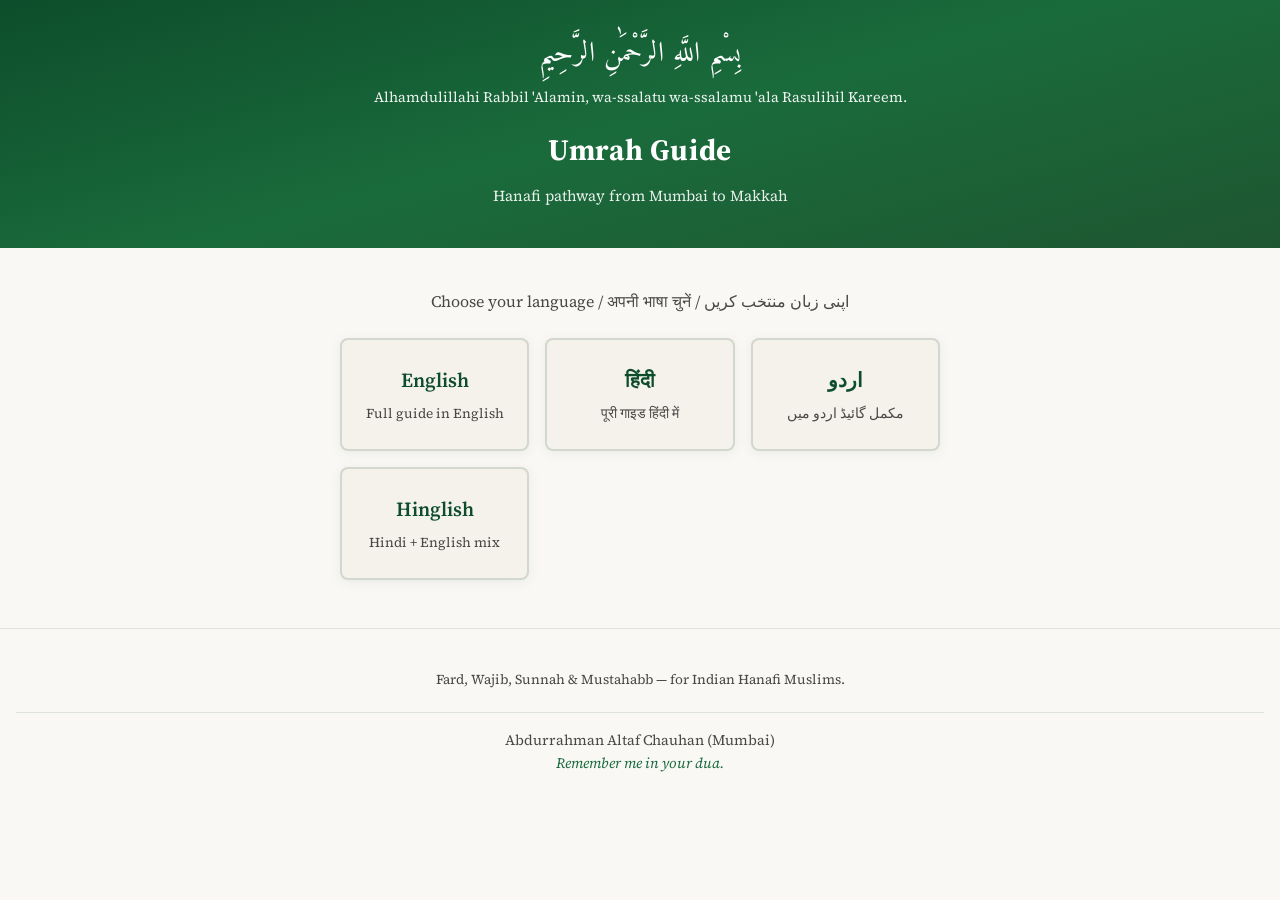
<file: index.html>
<!DOCTYPE html>
<html lang="en">
<head>
  <meta charset="UTF-8">
  <meta name="viewport" content="width=device-width, initial-scale=1.0">
  <title>Umrah Guide — Choose Language | Hanafi Pathway</title>
  <link rel="stylesheet" href="styles.css">
  <link rel="preconnect" href="https://fonts.googleapis.com">
  <link rel="preconnect" href="https://fonts.gstatic.com" crossorigin>
  <link href="https://fonts.googleapis.com/css2?family=Amiri:wght@400;700&family=Source+Serif+4:ital,wght@0,400;0,600;0,700&display=swap" rel="stylesheet">
</head>
<body class="lang-select-page">
  <header class="header header-lang">
    <div class="header-inner">
      <p class="bismillah" lang="ar">بِسْمِ اللَّهِ الرَّحْمَٰنِ الرَّحِيمِ</p>
      <p class="subtitle">Alhamdulillahi Rabbil 'Alamin, wa-ssalatu wa-ssalamu 'ala Rasulihil Kareem.</p>
      <h1>Umrah Guide</h1>
      <p class="tagline">Hanafi pathway from Mumbai to Makkah</p>
    </div>
  </header>

  <main class="main main-lang">
    <p class="lang-prompt">Choose your language / अपनी भाषा चुनें / اپنی زبان منتخب کریں</p>
    <nav class="lang-grid" aria-label="Language selection">
      <a href="en.html" class="lang-card">
        <span class="lang-name">English</span>
        <span class="lang-desc">Full guide in English</span>
      </a>
      <a href="hi.html" class="lang-card">
        <span class="lang-name">हिंदी</span>
        <span class="lang-desc">पूरी गाइड हिंदी में</span>
      </a>
      <a href="ur.html" class="lang-card">
        <span class="lang-name">اردو</span>
        <span class="lang-desc">مکمل گائیڈ اردو میں</span>
      </a>
      <a href="hinglish.html" class="lang-card">
        <span class="lang-name">Hinglish</span>
        <span class="lang-desc">Hindi + English mix</span>
      </a>
    </nav>
  </main>

  <footer class="footer footer-lang">
    <p class="footer-note">Fard, Wajib, Sunnah & Mustahabb — for Indian Hanafi Muslims.</p>
    <p class="footer-credit">Abdurrahman Altaf Chauhan (Mumbai)<br><em>Remember me in your dua.</em></p>
  </footer>
</body>
</html>
</file>
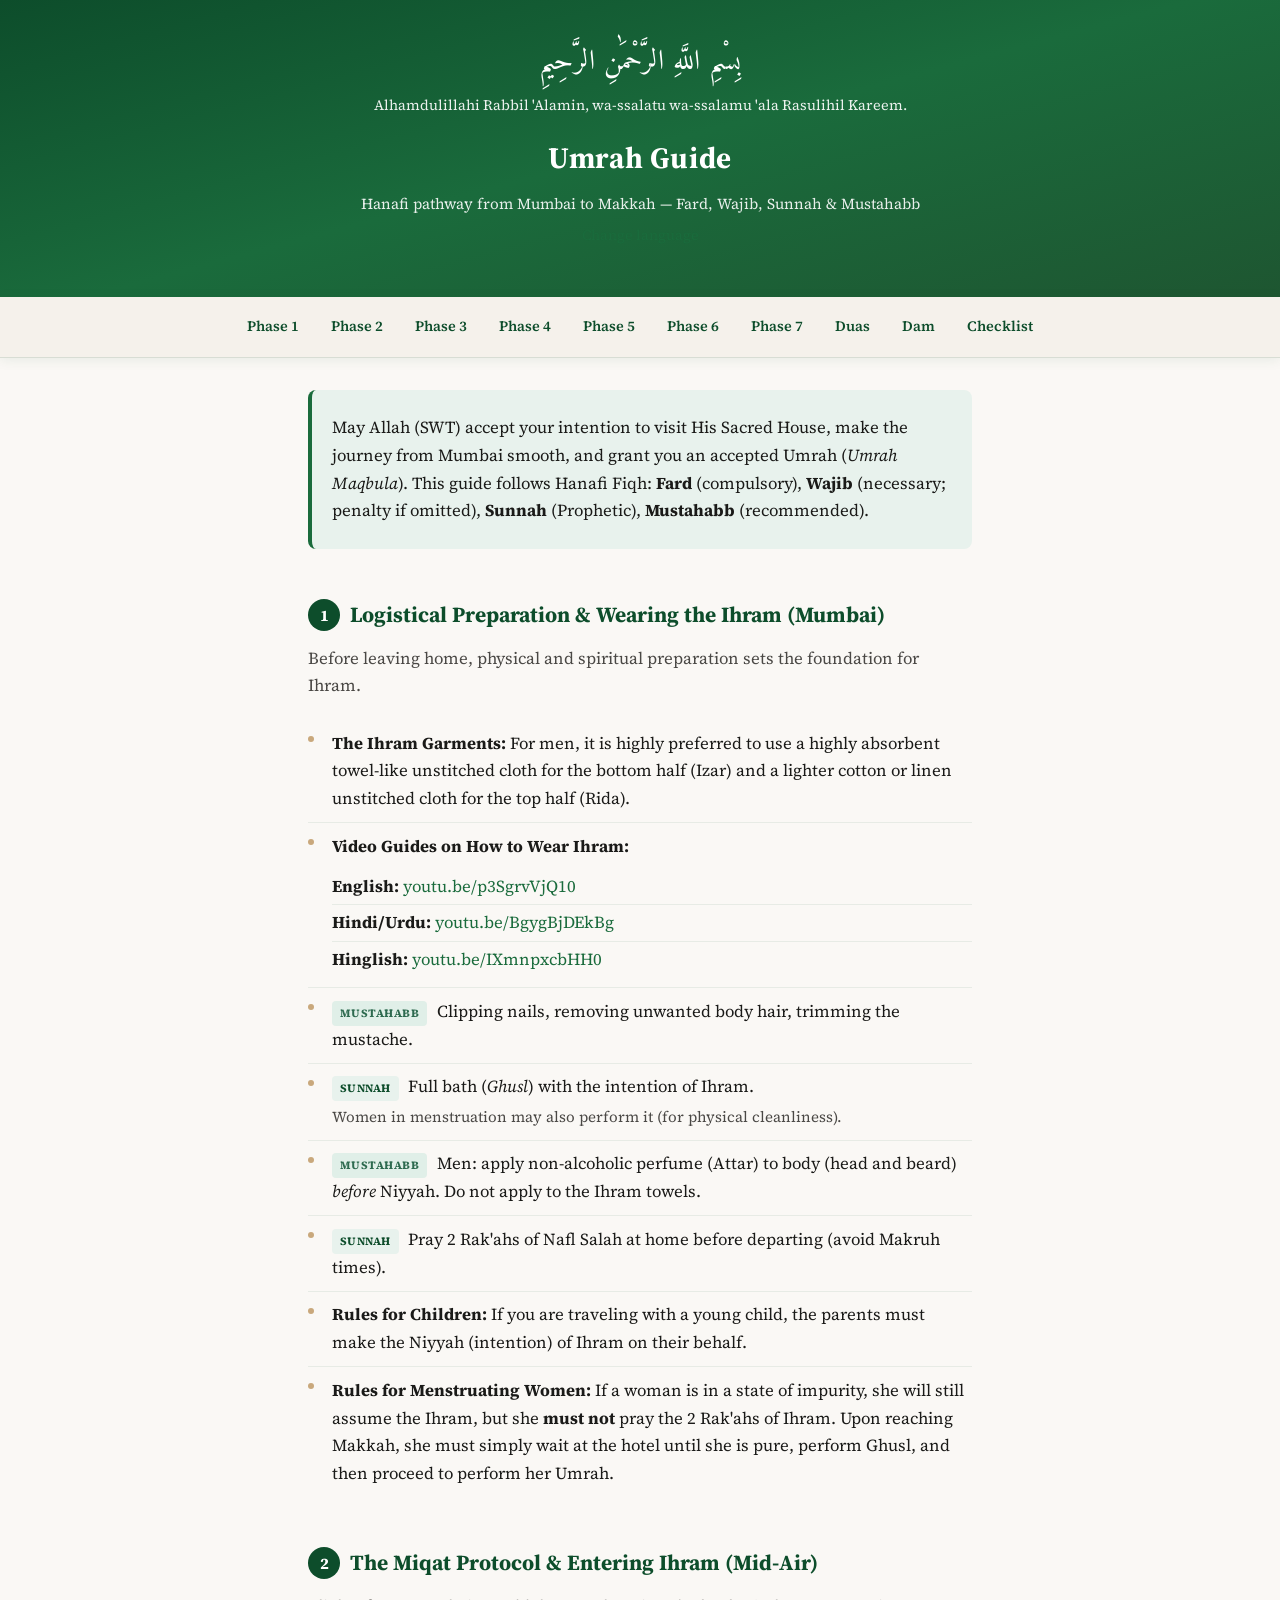
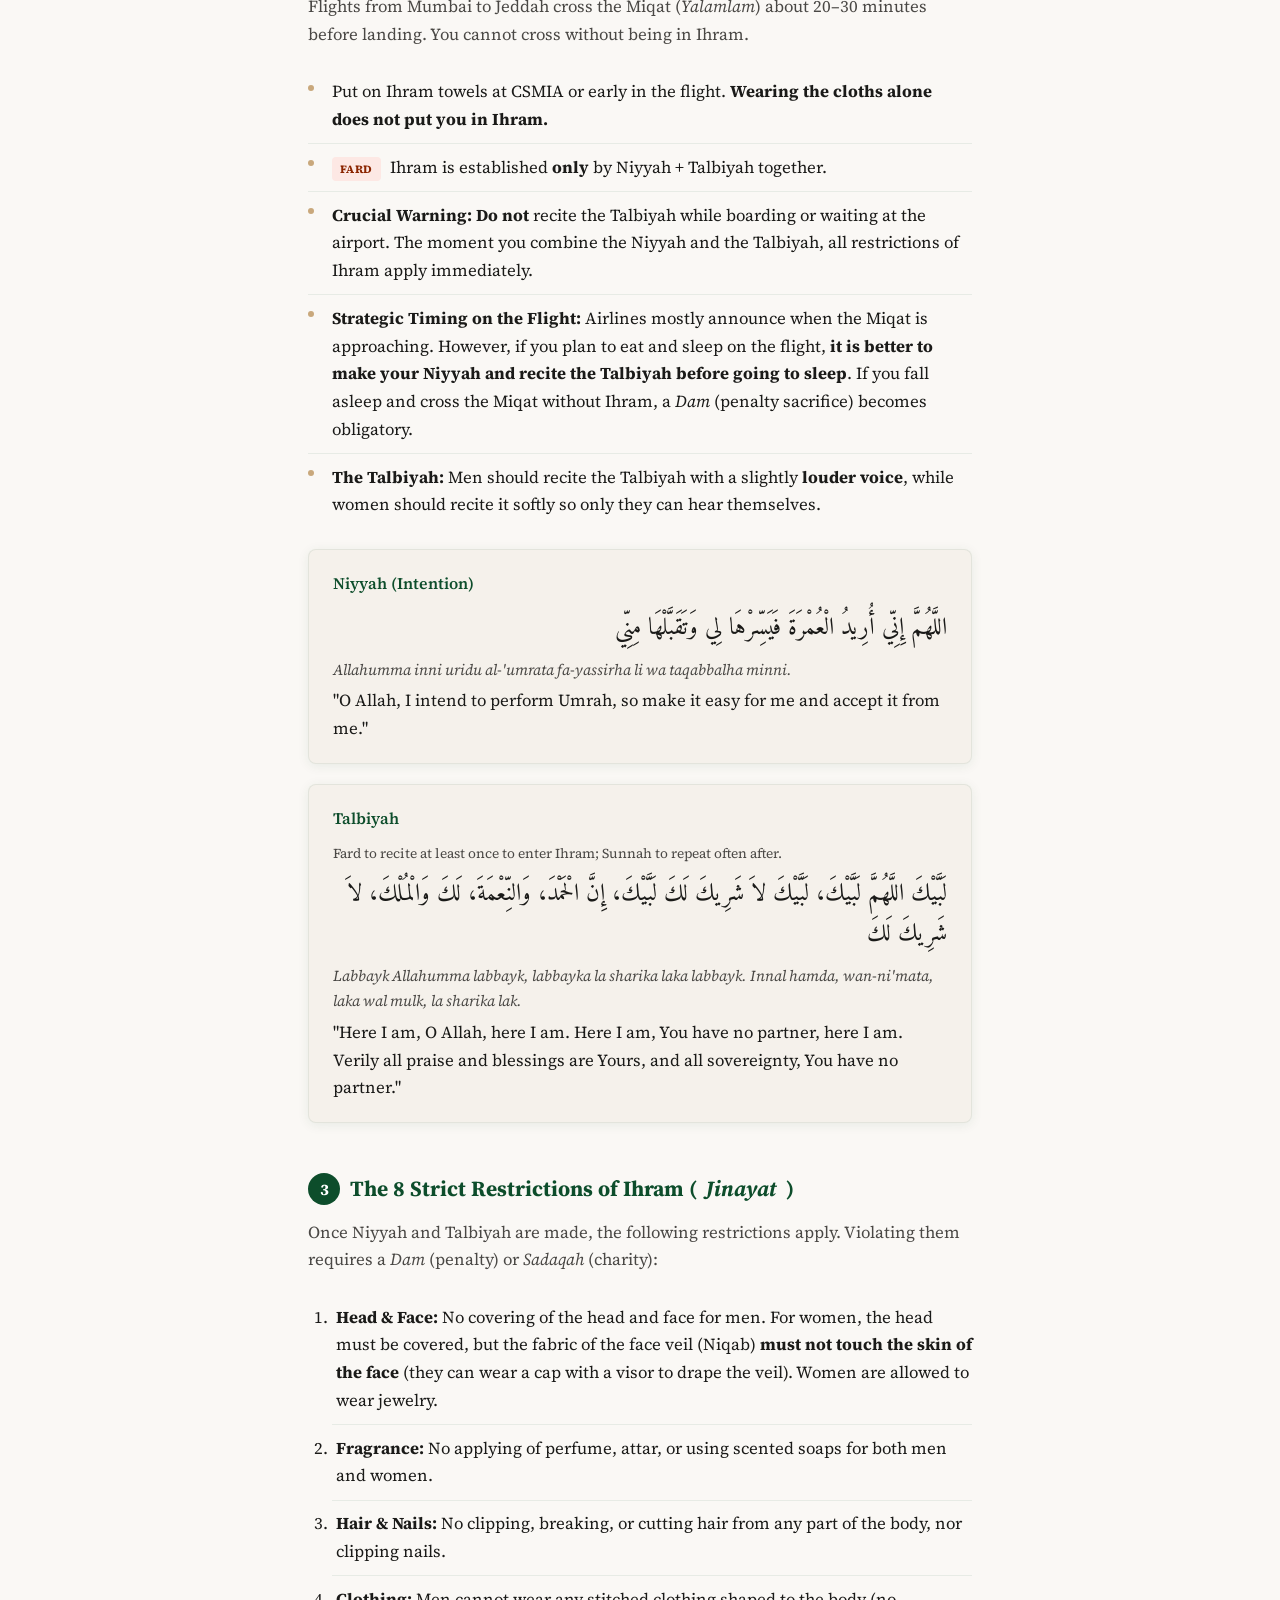
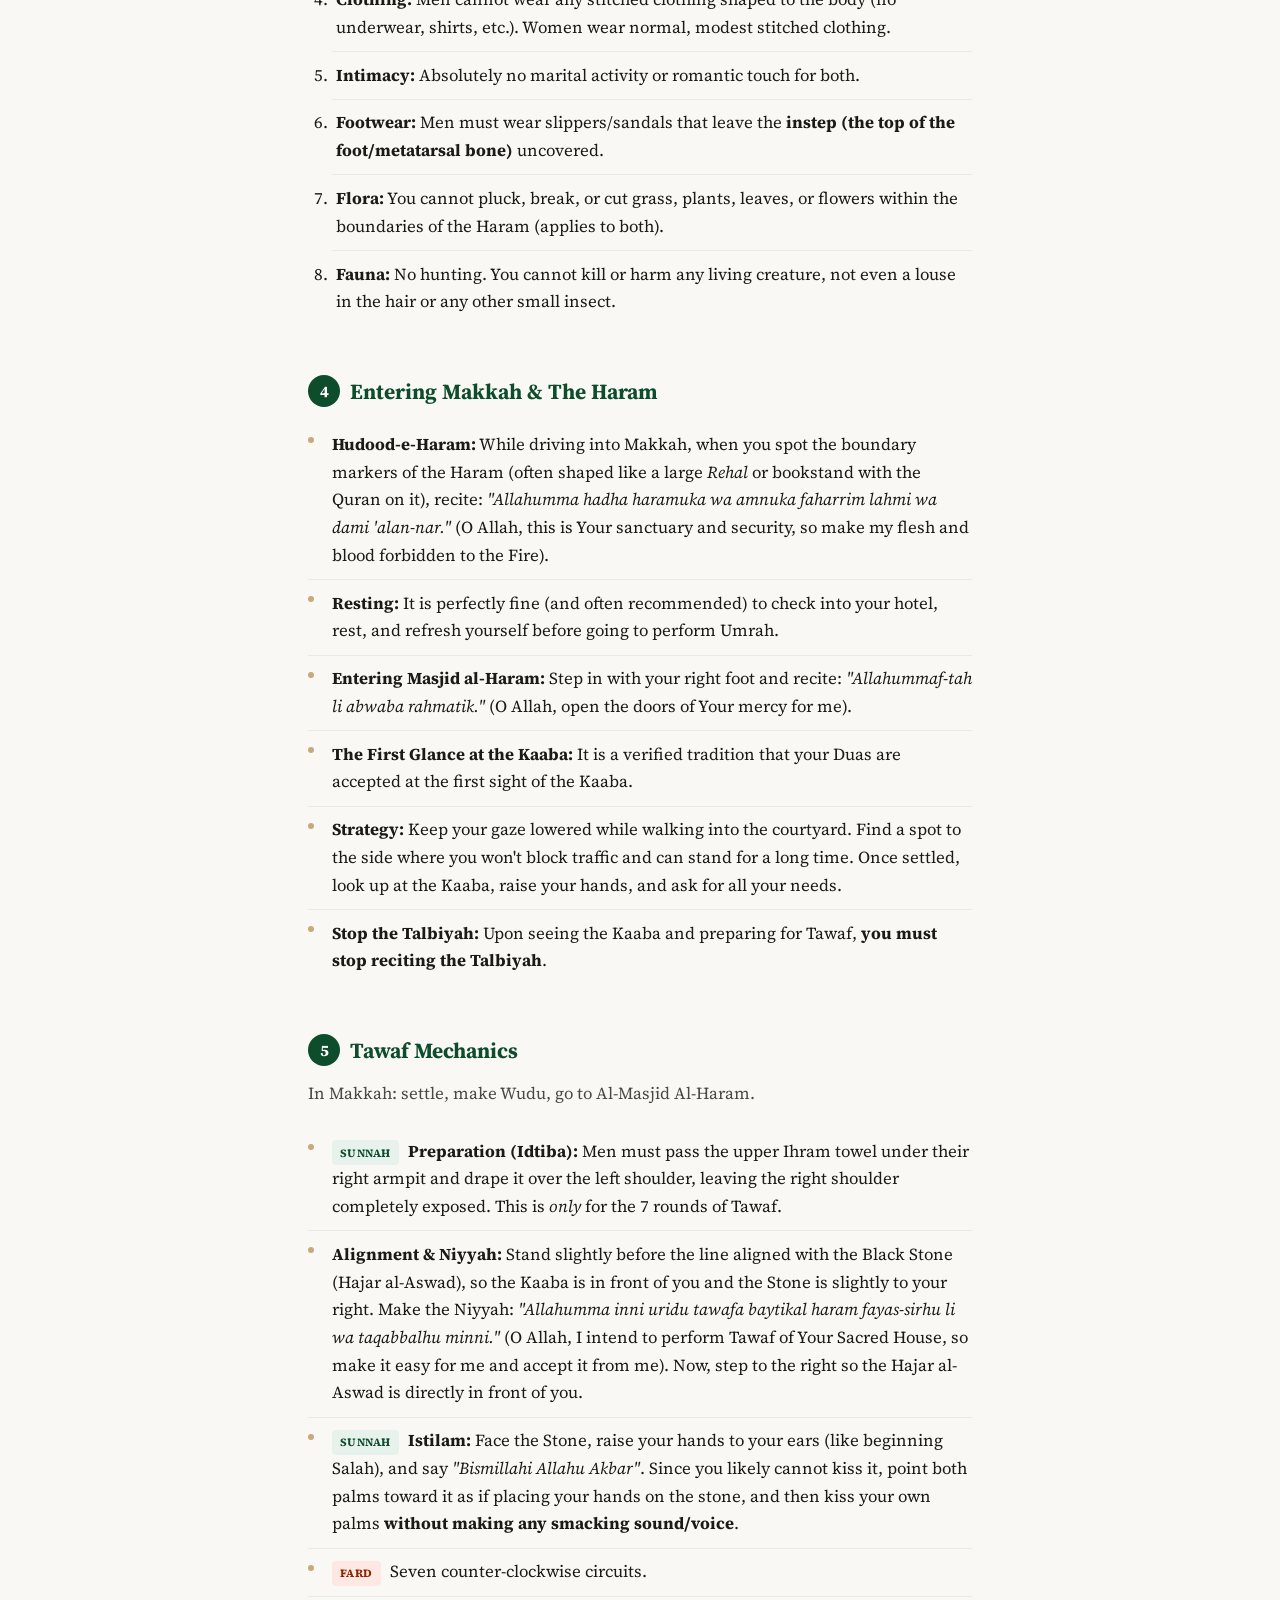
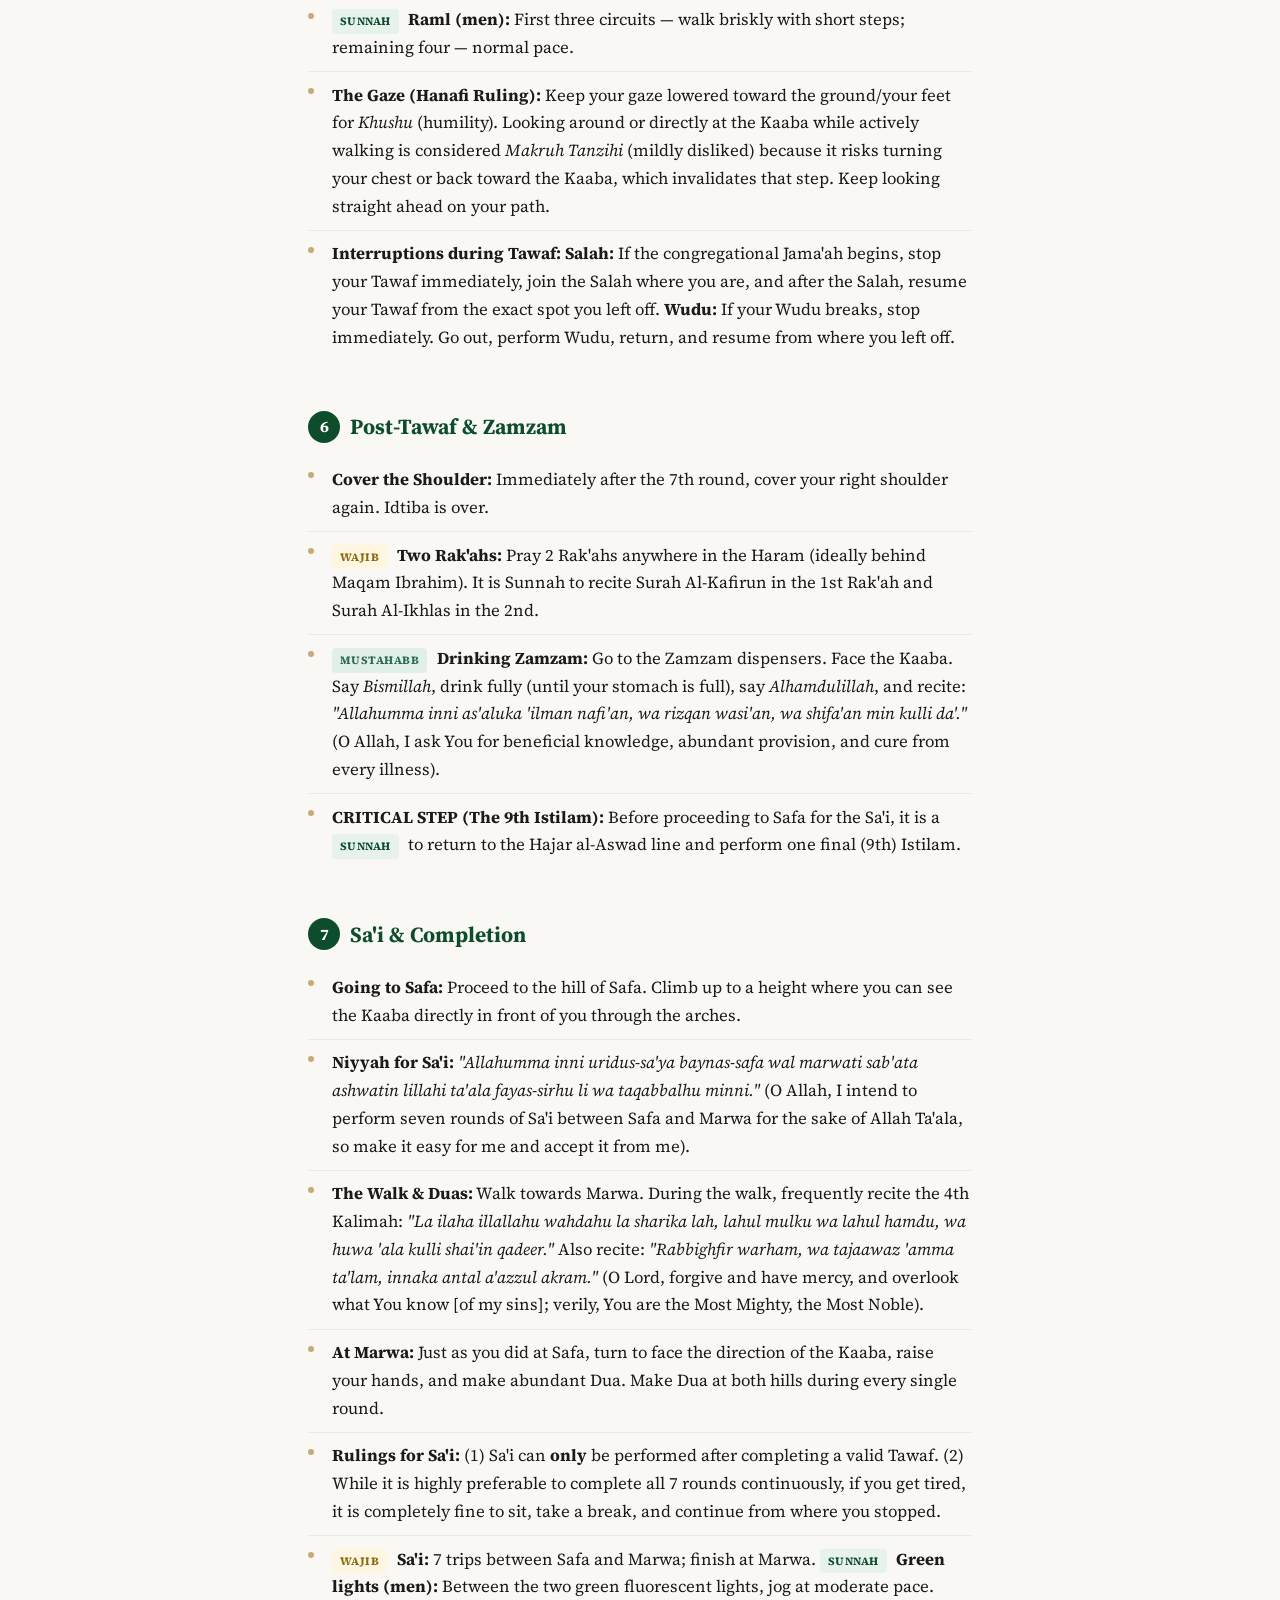
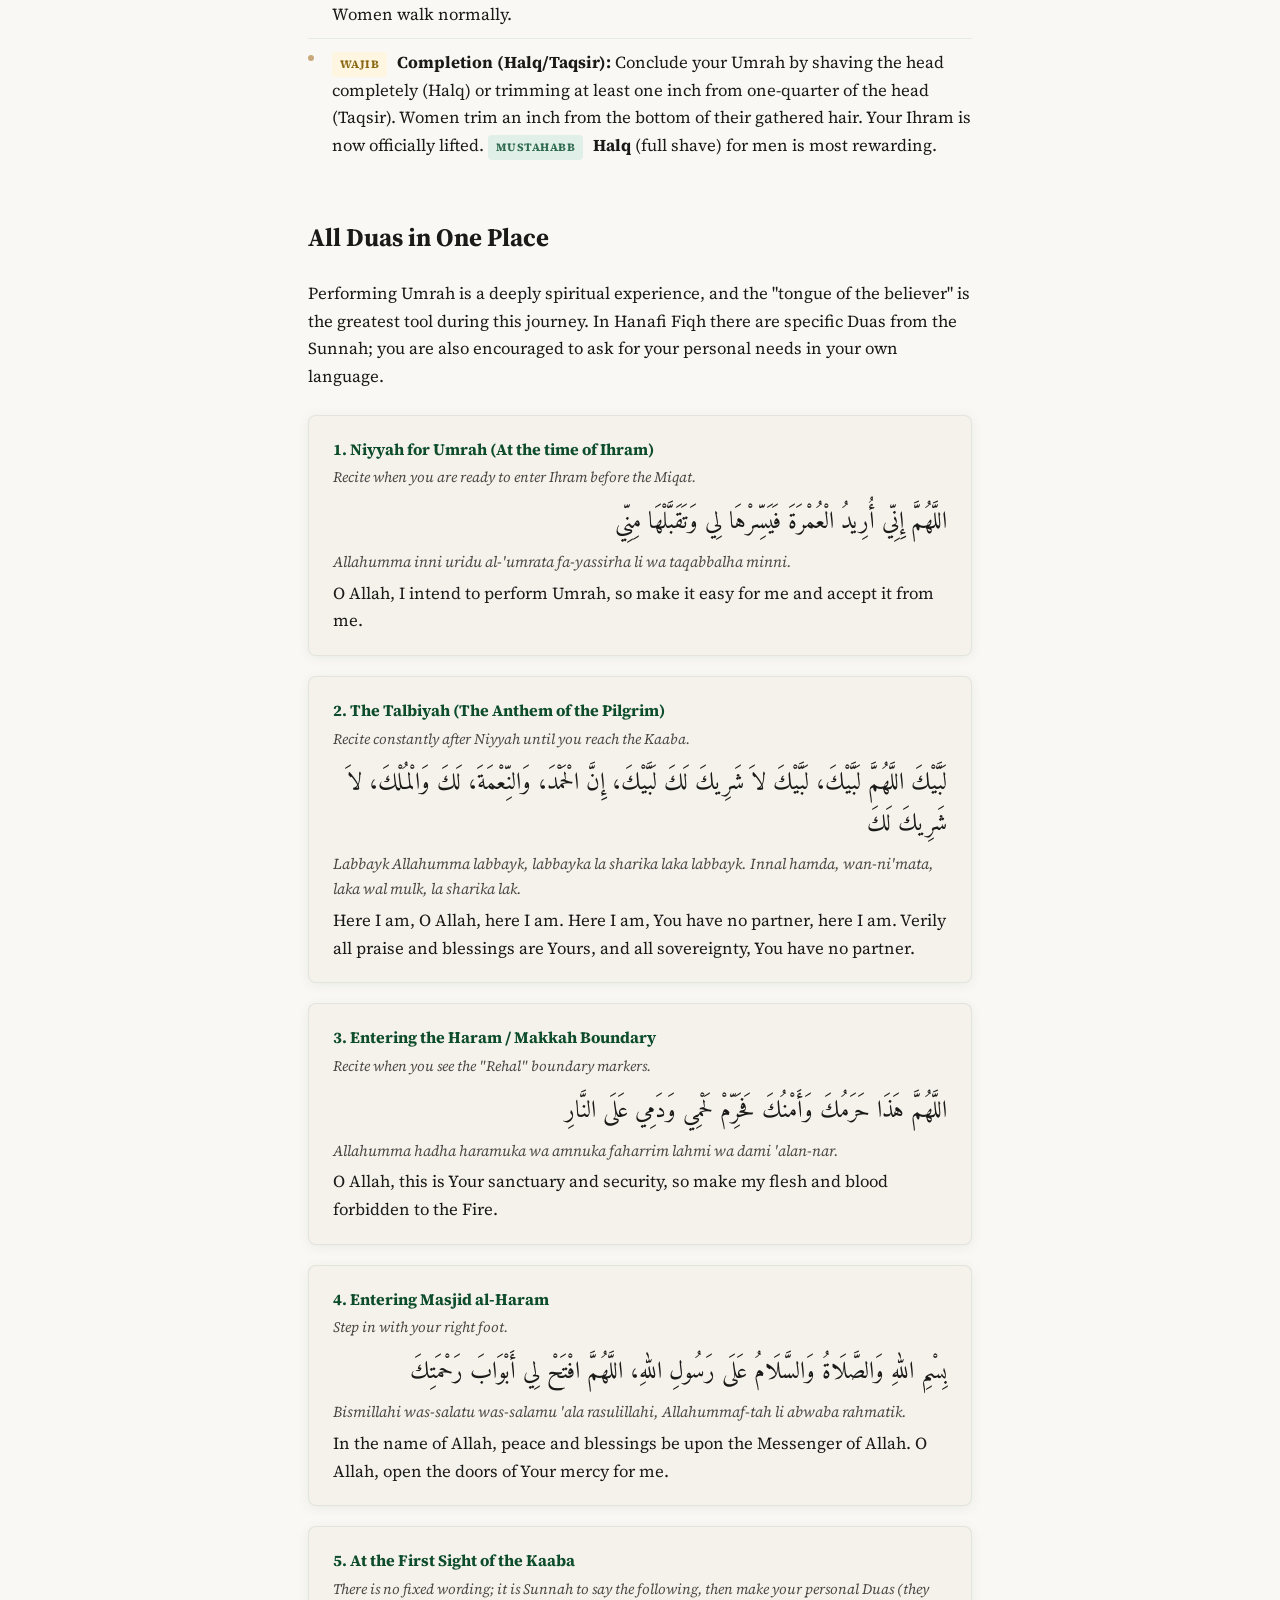
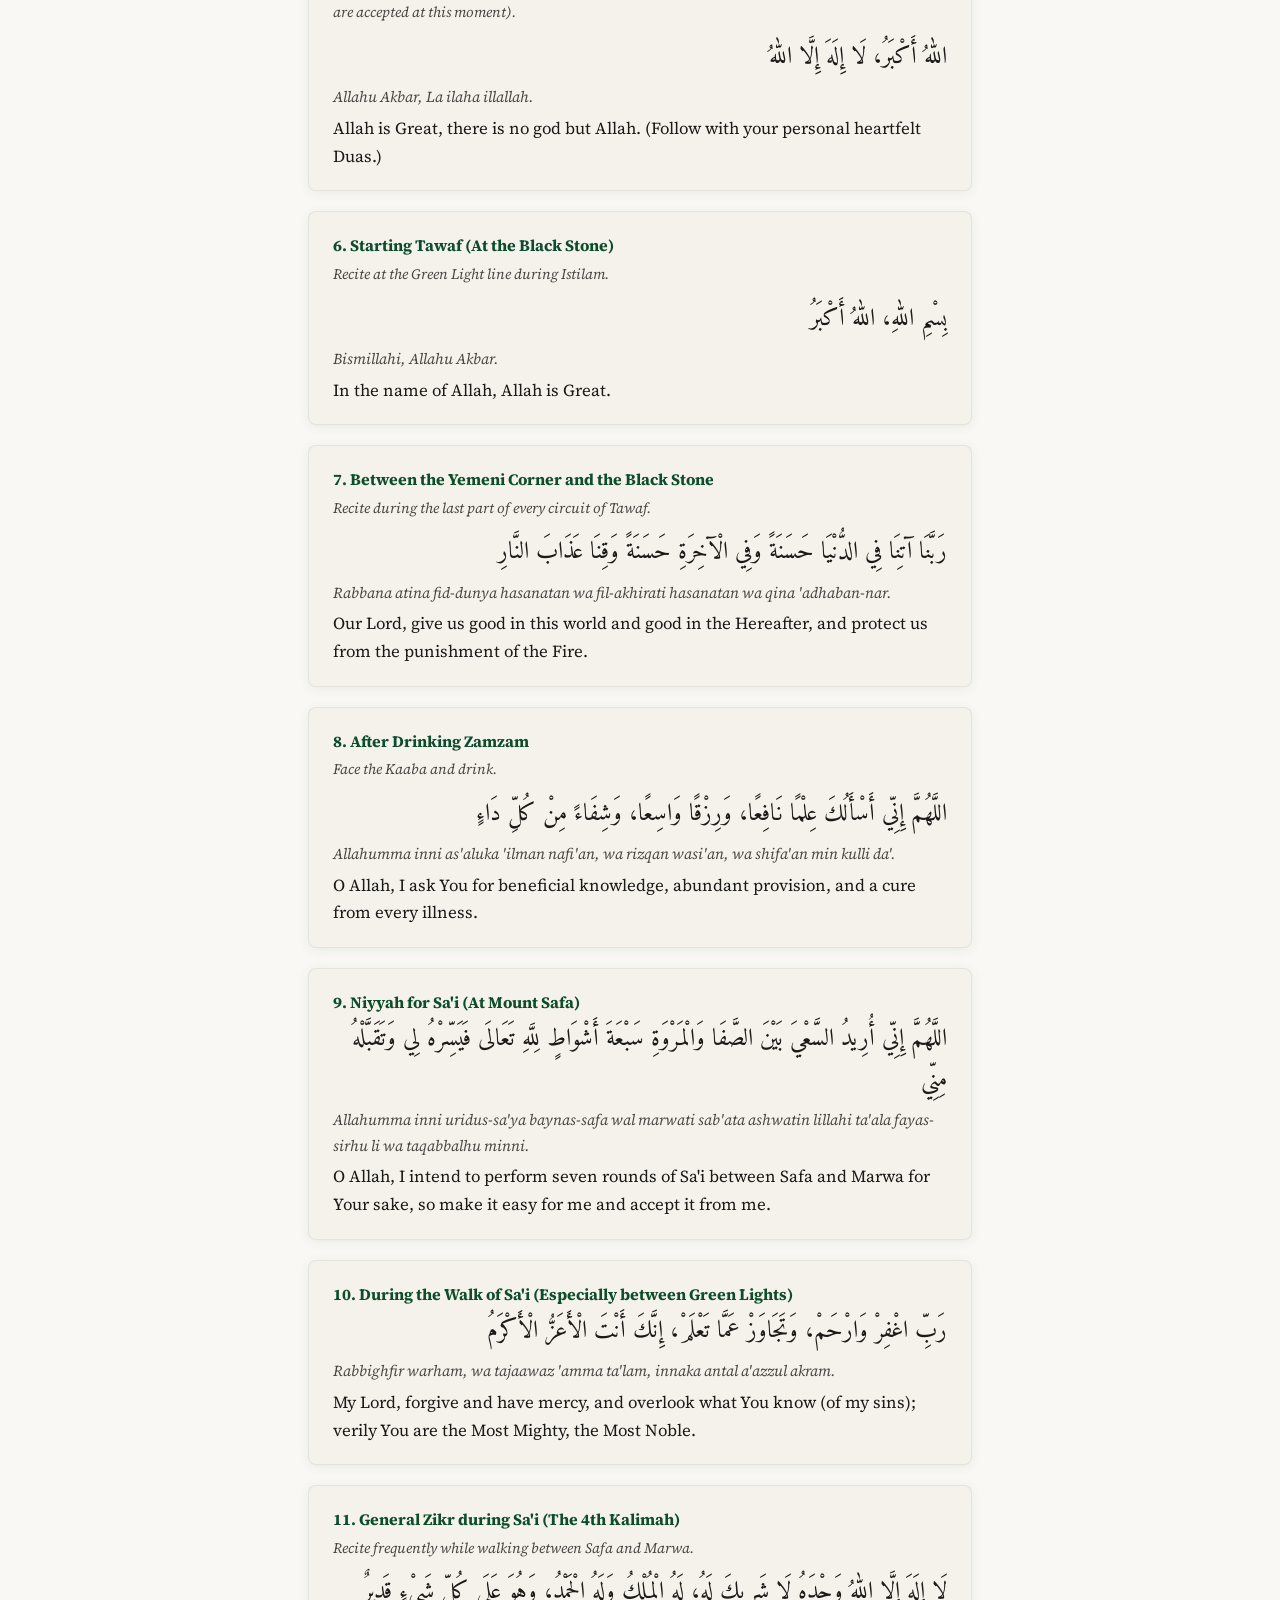
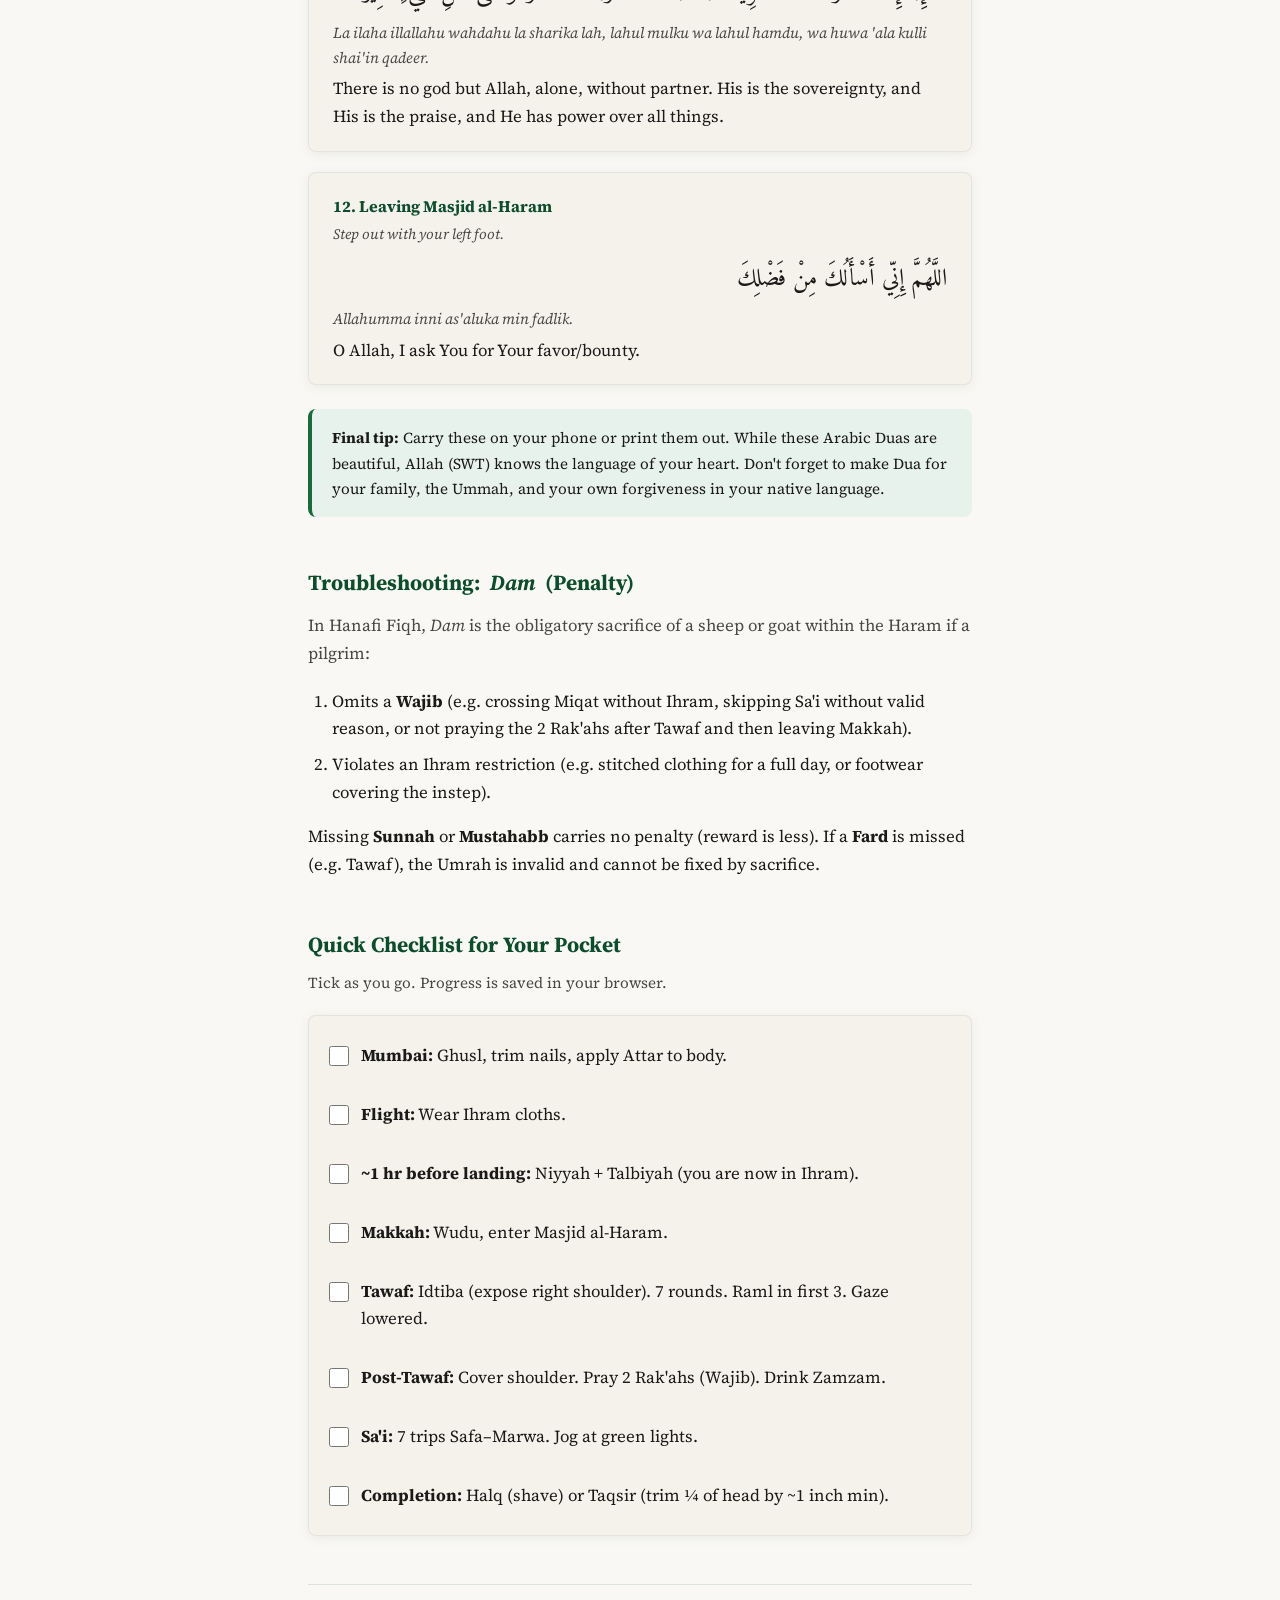
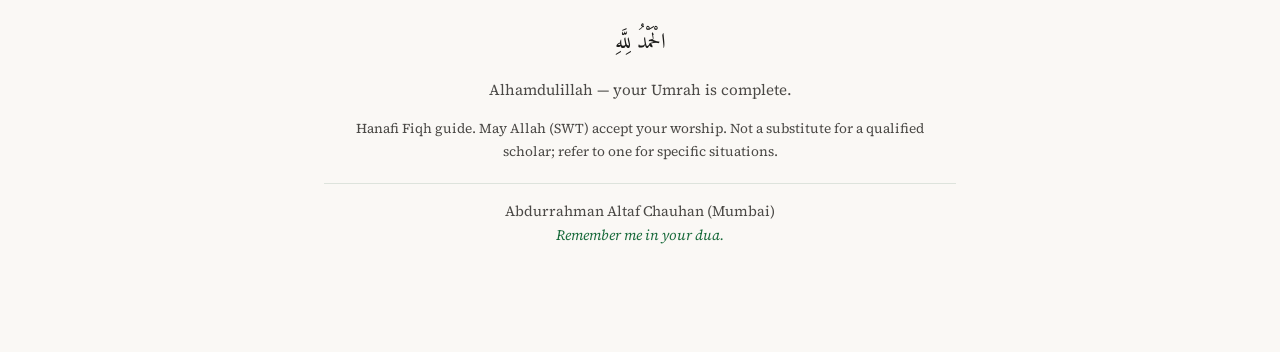
<file: en.html>
<!DOCTYPE html>
<html lang="en">
<head>
  <meta charset="UTF-8">
  <meta name="viewport" content="width=device-width, initial-scale=1.0">
  <title>Umrah Guide — English | Hanafi Pathway | Mumbai to Makkah</title>
  <link rel="stylesheet" href="styles.css">
  <link rel="preconnect" href="https://fonts.googleapis.com">
  <link rel="preconnect" href="https://fonts.gstatic.com" crossorigin>
  <link href="https://fonts.googleapis.com/css2?family=Amiri:wght@400;700&family=Source+Serif+4:ital,wght@0,400;0,600;0,700;1,400&display=swap" rel="stylesheet">
</head>
<body data-lang="en">
  <header class="header">
    <div class="header-inner">
      <p class="bismillah" lang="ar">بِسْمِ اللَّهِ الرَّحْمَٰنِ الرَّحِيمِ</p>
      <p class="subtitle">Alhamdulillahi Rabbil 'Alamin, wa-ssalatu wa-ssalamu 'ala Rasulihil Kareem.</p>
      <h1>Umrah Guide</h1>
      <p class="tagline">Hanafi pathway from Mumbai to Makkah — Fard, Wajib, Sunnah & Mustahabb</p>
      <a href="index.html" class="lang-switch">Change language</a>
    </div>
  </header>

  <nav class="nav">
    <a href="#phase1">Phase 1</a>
    <a href="#phase2">Phase 2</a>
    <a href="#phase3">Phase 3</a>
    <a href="#phase4">Phase 4</a>
    <a href="#phase5">Phase 5</a>
    <a href="#phase6">Phase 6</a>
    <a href="#phase7">Phase 7</a>
    <a href="#duas">Duas</a>
    <a href="#dam">Dam</a>
    <a href="#checklist">Checklist</a>
  </nav>

  <main class="main">
    <section id="intro" class="section intro">
      <p class="intro-text">May Allah (SWT) accept your intention to visit His Sacred House, make the journey from Mumbai smooth, and grant you an accepted Umrah (<em>Umrah Maqbula</em>). This guide follows Hanafi Fiqh: <strong>Fard</strong> (compulsory), <strong>Wajib</strong> (necessary; penalty if omitted), <strong>Sunnah</strong> (Prophetic), <strong>Mustahabb</strong> (recommended).</p>
    </section>

    <section id="phase1" class="section phase">
      <h2><span class="phase-num">1</span> Logistical Preparation & Wearing the Ihram (Mumbai)</h2>
      <p class="phase-desc">Before leaving home, physical and spiritual preparation sets the foundation for Ihram.</p>
      <ul class="rulings">
        <li><strong>The Ihram Garments:</strong> For men, it is highly preferred to use a highly absorbent towel-like unstitched cloth for the bottom half (Izar) and a lighter cotton or linen unstitched cloth for the top half (Rida).</li>
        <li><strong>Video Guides on How to Wear Ihram:</strong>
          <ul class="video-links">
            <li><strong>English:</strong> <a href="https://youtu.be/p3SgrvVjQ10?si=5sKEtJD2gO9Qvcd5" target="_blank" rel="noopener">youtu.be/p3SgrvVjQ10</a></li>
            <li><strong>Hindi/Urdu:</strong> <a href="https://youtu.be/BgygBjDEkBg?si=-anDAp4Z15ya5oLB" target="_blank" rel="noopener">youtu.be/BgygBjDEkBg</a></li>
            <li><strong>Hinglish:</strong> <a href="https://youtu.be/IXmnpxcbHH0?si=maa4IWFCR9ZP1A8m" target="_blank" rel="noopener">youtu.be/IXmnpxcbHH0</a></li>
          </ul>
        </li>
        <li><span class="badge mustahabb">Mustahabb</span> Clipping nails, removing unwanted body hair, trimming the mustache.</li>
        <li><span class="badge sunnah">Sunnah</span> Full bath (<em>Ghusl</em>) with the intention of Ihram. <small>Women in menstruation may also perform it (for physical cleanliness).</small></li>
        <li><span class="badge mustahabb">Mustahabb</span> Men: apply non-alcoholic perfume (Attar) to body (head and beard) <em>before</em> Niyyah. Do not apply to the Ihram towels.</li>
        <li><span class="badge sunnah">Sunnah</span> Pray 2 Rak'ahs of Nafl Salah at home before departing (avoid Makruh times).</li>
        <li><strong>Rules for Children:</strong> If you are traveling with a young child, the parents must make the Niyyah (intention) of Ihram on their behalf.</li>
        <li><strong>Rules for Menstruating Women:</strong> If a woman is in a state of impurity, she will still assume the Ihram, but she <strong>must not</strong> pray the 2 Rak'ahs of Ihram. Upon reaching Makkah, she must simply wait at the hotel until she is pure, perform Ghusl, and then proceed to perform her Umrah.</li>
      </ul>
    </section>

    <section id="phase2" class="section phase">
      <h2><span class="phase-num">2</span> The Miqat Protocol & Entering Ihram (Mid-Air)</h2>
      <p class="phase-desc">Flights from Mumbai to Jeddah cross the Miqat (<em>Yalamlam</em>) about 20–30 minutes before landing. You cannot cross without being in Ihram.</p>
      <ul class="rulings">
        <li>Put on Ihram towels at CSMIA or early in the flight. <strong>Wearing the cloths alone does not put you in Ihram.</strong></li>
        <li><span class="badge fard">Fard</span> Ihram is established <strong>only</strong> by Niyyah + Talbiyah together.</li>
        <li><strong>Crucial Warning:</strong> <strong>Do not</strong> recite the Talbiyah while boarding or waiting at the airport. The moment you combine the Niyyah and the Talbiyah, all restrictions of Ihram apply immediately.</li>
        <li><strong>Strategic Timing on the Flight:</strong> Airlines mostly announce when the Miqat is approaching. However, if you plan to eat and sleep on the flight, <strong>it is better to make your Niyyah and recite the Talbiyah before going to sleep</strong>. If you fall asleep and cross the Miqat without Ihram, a <em>Dam</em> (penalty sacrifice) becomes obligatory.</li>
        <li><strong>The Talbiyah:</strong> Men should recite the Talbiyah with a slightly <strong>louder voice</strong>, while women should recite it softly so only they can hear themselves.</li>
      </ul>
      <div class="card arabic-block">
        <h3>Niyyah (Intention)</h3>
        <p class="arabic" lang="ar">اللَّهُمَّ إِنِّي أُرِيدُ الْعُمْرَةَ فَيَسِّرْهَا لِي وَتَقَبَّلْهَا مِنِّي</p>
        <p class="translit">Allahumma inni uridu al-'umrata fa-yassirha li wa taqabbalha minni.</p>
        <p class="translation">"O Allah, I intend to perform Umrah, so make it easy for me and accept it from me."</p>
      </div>
      <div class="card arabic-block">
        <h3>Talbiyah</h3>
        <p class="note">Fard to recite at least once to enter Ihram; Sunnah to repeat often after.</p>
        <p class="arabic" lang="ar">لَبَّيْكَ اللَّهُمَّ لَبَّيْكَ، لَبَّيْكَ لاَ شَرِيكَ لَكَ لَبَّيْكَ، إِنَّ الْحَمْدَ، وَالنِّعْمَةَ، لَكَ وَالْمُلْكَ، لاَ شَرِيكَ لَكَ</p>
        <p class="translit">Labbayk Allahumma labbayk, labbayka la sharika laka labbayk. Innal hamda, wan-ni'mata, laka wal mulk, la sharika lak.</p>
        <p class="translation">"Here I am, O Allah, here I am. Here I am, You have no partner, here I am. Verily all praise and blessings are Yours, and all sovereignty, You have no partner."</p>
      </div>
    </section>

    <section id="phase3" class="section phase">
      <h2><span class="phase-num">3</span> The 8 Strict Restrictions of Ihram (<em>Jinayat</em>)</h2>
      <p class="phase-desc">Once Niyyah and Talbiyah are made, the following restrictions apply. Violating them requires a <em>Dam</em> (penalty) or <em>Sadaqah</em> (charity):</p>
      <ol class="rulings rulings-num">
        <li><strong>Head & Face:</strong> No covering of the head and face for men. For women, the head must be covered, but the fabric of the face veil (Niqab) <strong>must not touch the skin of the face</strong> (they can wear a cap with a visor to drape the veil). Women are allowed to wear jewelry.</li>
        <li><strong>Fragrance:</strong> No applying of perfume, attar, or using scented soaps for both men and women.</li>
        <li><strong>Hair & Nails:</strong> No clipping, breaking, or cutting hair from any part of the body, nor clipping nails.</li>
        <li><strong>Clothing:</strong> Men cannot wear any stitched clothing shaped to the body (no underwear, shirts, etc.). Women wear normal, modest stitched clothing.</li>
        <li><strong>Intimacy:</strong> Absolutely no marital activity or romantic touch for both.</li>
        <li><strong>Footwear:</strong> Men must wear slippers/sandals that leave the <strong>instep (the top of the foot/metatarsal bone)</strong> uncovered.</li>
        <li><strong>Flora:</strong> You cannot pluck, break, or cut grass, plants, leaves, or flowers within the boundaries of the Haram (applies to both).</li>
        <li><strong>Fauna:</strong> No hunting. You cannot kill or harm any living creature, not even a louse in the hair or any other small insect.</li>
      </ol>
    </section>

    <section id="phase4" class="section phase">
      <h2><span class="phase-num">4</span> Entering Makkah & The Haram</h2>
      <ul class="rulings">
        <li><strong>Hudood-e-Haram:</strong> While driving into Makkah, when you spot the boundary markers of the Haram (often shaped like a large <em>Rehal</em> or bookstand with the Quran on it), recite: <em>"Allahumma hadha haramuka wa amnuka faharrim lahmi wa dami 'alan-nar."</em> (O Allah, this is Your sanctuary and security, so make my flesh and blood forbidden to the Fire).</li>
        <li><strong>Resting:</strong> It is perfectly fine (and often recommended) to check into your hotel, rest, and refresh yourself before going to perform Umrah.</li>
        <li><strong>Entering Masjid al-Haram:</strong> Step in with your right foot and recite: <em>"Allahummaf-tah li abwaba rahmatik."</em> (O Allah, open the doors of Your mercy for me).</li>
        <li><strong>The First Glance at the Kaaba:</strong> It is a verified tradition that your Duas are accepted at the first sight of the Kaaba.</li>
        <li><strong>Strategy:</strong> Keep your gaze lowered while walking into the courtyard. Find a spot to the side where you won't block traffic and can stand for a long time. Once settled, look up at the Kaaba, raise your hands, and ask for all your needs.</li>
        <li><strong>Stop the Talbiyah:</strong> Upon seeing the Kaaba and preparing for Tawaf, <strong>you must stop reciting the Talbiyah</strong>.</li>
      </ul>
    </section>

    <section id="phase5" class="section phase">
      <h2><span class="phase-num">5</span> Tawaf Mechanics</h2>
      <p class="phase-desc">In Makkah: settle, make Wudu, go to Al-Masjid Al-Haram.</p>
      <ul class="rulings">
        <li><span class="badge sunnah">Sunnah</span> <strong>Preparation (Idtiba):</strong> Men must pass the upper Ihram towel under their right armpit and drape it over the left shoulder, leaving the right shoulder completely exposed. This is <em>only</em> for the 7 rounds of Tawaf.</li>
        <li><strong>Alignment & Niyyah:</strong> Stand slightly before the line aligned with the Black Stone (Hajar al-Aswad), so the Kaaba is in front of you and the Stone is slightly to your right. Make the Niyyah: <em>"Allahumma inni uridu tawafa baytikal haram fayas-sirhu li wa taqabbalhu minni."</em> (O Allah, I intend to perform Tawaf of Your Sacred House, so make it easy for me and accept it from me). Now, step to the right so the Hajar al-Aswad is directly in front of you.</li>
        <li><span class="badge sunnah">Sunnah</span> <strong>Istilam:</strong> Face the Stone, raise your hands to your ears (like beginning Salah), and say <em>"Bismillahi Allahu Akbar"</em>. Since you likely cannot kiss it, point both palms toward it as if placing your hands on the stone, and then kiss your own palms <strong>without making any smacking sound/voice</strong>.</li>
        <li><span class="badge fard">Fard</span> Seven counter-clockwise circuits.</li>
        <li><span class="badge sunnah">Sunnah</span> <strong>Raml (men):</strong> First three circuits — walk briskly with short steps; remaining four — normal pace.</li>
        <li><strong>The Gaze (Hanafi Ruling):</strong> Keep your gaze lowered toward the ground/your feet for <em>Khushu</em> (humility). Looking around or directly at the Kaaba while actively walking is considered <em>Makruh Tanzihi</em> (mildly disliked) because it risks turning your chest or back toward the Kaaba, which invalidates that step. Keep looking straight ahead on your path.</li>
        <li><strong>Interruptions during Tawaf:</strong> <strong>Salah:</strong> If the congregational Jama'ah begins, stop your Tawaf immediately, join the Salah where you are, and after the Salah, resume your Tawaf from the exact spot you left off. <strong>Wudu:</strong> If your Wudu breaks, stop immediately. Go out, perform Wudu, return, and resume from where you left off.</li>
      </ul>
    </section>

    <section id="phase6" class="section phase">
      <h2><span class="phase-num">6</span> Post-Tawaf & Zamzam</h2>
      <ul class="rulings">
        <li><strong>Cover the Shoulder:</strong> Immediately after the 7th round, cover your right shoulder again. Idtiba is over.</li>
        <li><span class="badge wajib">Wajib</span> <strong>Two Rak'ahs:</strong> Pray 2 Rak'ahs anywhere in the Haram (ideally behind Maqam Ibrahim). It is Sunnah to recite Surah Al-Kafirun in the 1st Rak'ah and Surah Al-Ikhlas in the 2nd.</li>
        <li><span class="badge mustahabb">Mustahabb</span> <strong>Drinking Zamzam:</strong> Go to the Zamzam dispensers. Face the Kaaba. Say <em>Bismillah</em>, drink fully (until your stomach is full), say <em>Alhamdulillah</em>, and recite: <em>"Allahumma inni as'aluka 'ilman nafi'an, wa rizqan wasi'an, wa shifa'an min kulli da'."</em> (O Allah, I ask You for beneficial knowledge, abundant provision, and cure from every illness).</li>
        <li><strong>CRITICAL STEP (The 9th Istilam):</strong> Before proceeding to Safa for the Sa'i, it is a <span class="badge sunnah">Sunnah</span> to return to the Hajar al-Aswad line and perform one final (9th) Istilam.</li>
      </ul>
    </section>

    <section id="phase7" class="section phase">
      <h2><span class="phase-num">7</span> Sa'i & Completion</h2>
      <ul class="rulings">
        <li><strong>Going to Safa:</strong> Proceed to the hill of Safa. Climb up to a height where you can see the Kaaba directly in front of you through the arches.</li>
        <li><strong>Niyyah for Sa'i:</strong> <em>"Allahumma inni uridus-sa'ya baynas-safa wal marwati sab'ata ashwatin lillahi ta'ala fayas-sirhu li wa taqabbalhu minni."</em> (O Allah, I intend to perform seven rounds of Sa'i between Safa and Marwa for the sake of Allah Ta'ala, so make it easy for me and accept it from me).</li>
        <li><strong>The Walk & Duas:</strong> Walk towards Marwa. During the walk, frequently recite the 4th Kalimah: <em>"La ilaha illallahu wahdahu la sharika lah, lahul mulku wa lahul hamdu, wa huwa 'ala kulli shai'in qadeer."</em> Also recite: <em>"Rabbighfir warham, wa tajaawaz 'amma ta'lam, innaka antal a'azzul akram."</em> (O Lord, forgive and have mercy, and overlook what You know [of my sins]; verily, You are the Most Mighty, the Most Noble).</li>
        <li><strong>At Marwa:</strong> Just as you did at Safa, turn to face the direction of the Kaaba, raise your hands, and make abundant Dua. Make Dua at both hills during every single round.</li>
        <li><strong>Rulings for Sa'i:</strong> (1) Sa'i can <strong>only</strong> be performed after completing a valid Tawaf. (2) While it is highly preferable to complete all 7 rounds continuously, if you get tired, it is completely fine to sit, take a break, and continue from where you stopped.</li>
        <li><span class="badge wajib">Wajib</span> <strong>Sa'i:</strong> 7 trips between Safa and Marwa; finish at Marwa. <span class="badge sunnah">Sunnah</span> <strong>Green lights (men):</strong> Between the two green fluorescent lights, jog at moderate pace. Women walk normally.</li>
        <li><span class="badge wajib">Wajib</span> <strong>Completion (Halq/Taqsir):</strong> Conclude your Umrah by shaving the head completely (Halq) or trimming at least one inch from one-quarter of the head (Taqsir). Women trim an inch from the bottom of their gathered hair. Your Ihram is now officially lifted. <span class="badge mustahabb">Mustahabb</span> <strong>Halq</strong> (full shave) for men is most rewarding.</li>
      </ul>
    </section>

    <section id="duas" class="section duas-section">
      <h2>All Duas in One Place</h2>
      <p class="section-intro intro-text">Performing Umrah is a deeply spiritual experience, and the "tongue of the believer" is the greatest tool during this journey. In Hanafi Fiqh there are specific Duas from the Sunnah; you are also encouraged to ask for your personal needs in your own language.</p>

      <div class="dua-item">
        <h3>1. Niyyah for Umrah (At the time of Ihram)</h3>
        <p class="dua-context">Recite when you are ready to enter Ihram before the Miqat.</p>
        <p class="arabic" lang="ar">اللَّهُمَّ إِنِّي أُرِيدُ الْعُمْرَةَ فَيَسِّرْهَا لِي وَتَقَبَّلْهَا مِنِّي</p>
        <p class="translit">Allahumma inni uridu al-'umrata fa-yassirha li wa taqabbalha minni.</p>
        <p class="translation">O Allah, I intend to perform Umrah, so make it easy for me and accept it from me.</p>
      </div>

      <div class="dua-item">
        <h3>2. The Talbiyah (The Anthem of the Pilgrim)</h3>
        <p class="dua-context">Recite constantly after Niyyah until you reach the Kaaba.</p>
        <p class="arabic" lang="ar">لَبَّيْكَ اللَّهُمَّ لَبَّيْكَ، لَبَّيْكَ لاَ شَرِيكَ لَكَ لَبَّيْكَ، إِنَّ الْحَمْدَ، وَالنِّعْمَةَ، لَكَ وَالْمُلْكَ، لاَ شَرِيكَ لَكَ</p>
        <p class="translit">Labbayk Allahumma labbayk, labbayka la sharika laka labbayk. Innal hamda, wan-ni'mata, laka wal mulk, la sharika lak.</p>
        <p class="translation">Here I am, O Allah, here I am. Here I am, You have no partner, here I am. Verily all praise and blessings are Yours, and all sovereignty, You have no partner.</p>
      </div>

      <div class="dua-item">
        <h3>3. Entering the Haram / Makkah Boundary</h3>
        <p class="dua-context">Recite when you see the "Rehal" boundary markers.</p>
        <p class="arabic" lang="ar">اللَّهُمَّ هَذَا حَرَمُكَ وَأَمْنُكَ فَحَرِّمْ لَحْمِي وَدَمِي عَلَى النَّارِ</p>
        <p class="translit">Allahumma hadha haramuka wa amnuka faharrim lahmi wa dami 'alan-nar.</p>
        <p class="translation">O Allah, this is Your sanctuary and security, so make my flesh and blood forbidden to the Fire.</p>
      </div>

      <div class="dua-item">
        <h3>4. Entering Masjid al-Haram</h3>
        <p class="dua-context">Step in with your right foot.</p>
        <p class="arabic" lang="ar">بِسْمِ اللهِ وَالصَّلَاةُ وَالسَّلَامُ عَلَى رَسُولِ اللهِ، اللَّهُمَّ افْتَحْ لِي أَبْوَابَ رَحْمَتِكَ</p>
        <p class="translit">Bismillahi was-salatu was-salamu 'ala rasulillahi, Allahummaf-tah li abwaba rahmatik.</p>
        <p class="translation">In the name of Allah, peace and blessings be upon the Messenger of Allah. O Allah, open the doors of Your mercy for me.</p>
      </div>

      <div class="dua-item">
        <h3>5. At the First Sight of the Kaaba</h3>
        <p class="dua-context">There is no fixed wording; it is Sunnah to say the following, then make your personal Duas (they are accepted at this moment).</p>
        <p class="arabic" lang="ar">اللهُ أَكْبَرُ، لَا إِلَهَ إِلَّا اللهُ</p>
        <p class="translit">Allahu Akbar, La ilaha illallah.</p>
        <p class="translation">Allah is Great, there is no god but Allah. (Follow with your personal heartfelt Duas.)</p>
      </div>

      <div class="dua-item">
        <h3>6. Starting Tawaf (At the Black Stone)</h3>
        <p class="dua-context">Recite at the Green Light line during Istilam.</p>
        <p class="arabic" lang="ar">بِسْمِ اللهِ، اللهُ أَكْبَرُ</p>
        <p class="translit">Bismillahi, Allahu Akbar.</p>
        <p class="translation">In the name of Allah, Allah is Great.</p>
      </div>

      <div class="dua-item">
        <h3>7. Between the Yemeni Corner and the Black Stone</h3>
        <p class="dua-context">Recite during the last part of every circuit of Tawaf.</p>
        <p class="arabic" lang="ar">رَبَّنَا آتِنَا فِي الدُّنْيَا حَسَنَةً وَفِي الْآخِرَةِ حَسَنَةً وَقِنَا عَذَابَ النَّارِ</p>
        <p class="translit">Rabbana atina fid-dunya hasanatan wa fil-akhirati hasanatan wa qina 'adhaban-nar.</p>
        <p class="translation">Our Lord, give us good in this world and good in the Hereafter, and protect us from the punishment of the Fire.</p>
      </div>

      <div class="dua-item">
        <h3>8. After Drinking Zamzam</h3>
        <p class="dua-context">Face the Kaaba and drink.</p>
        <p class="arabic" lang="ar">اللَّهُمَّ إِنِّي أَسْأَلُكَ عِلْمًا نَافِعًا، وَرِزْقًا وَاسِعًا، وَشِفَاءً مِنْ كُلِّ دَاءٍ</p>
        <p class="translit">Allahumma inni as'aluka 'ilman nafi'an, wa rizqan wasi'an, wa shifa'an min kulli da'.</p>
        <p class="translation">O Allah, I ask You for beneficial knowledge, abundant provision, and a cure from every illness.</p>
      </div>

      <div class="dua-item">
        <h3>9. Niyyah for Sa'i (At Mount Safa)</h3>
        <p class="arabic" lang="ar">اللَّهُمَّ إِنِّي أُرِيدُ السَّعْيَ بَيْنَ الصَّفَا وَالْمَرْوَةِ سَبْعَةَ أَشْوَاطٍ لِلَّهِ تَعَالَى فَيَسِّرْهُ لِي وَتَقَبَّلْهُ مِنِّي</p>
        <p class="translit">Allahumma inni uridus-sa'ya baynas-safa wal marwati sab'ata ashwatin lillahi ta'ala fayas-sirhu li wa taqabbalhu minni.</p>
        <p class="translation">O Allah, I intend to perform seven rounds of Sa'i between Safa and Marwa for Your sake, so make it easy for me and accept it from me.</p>
      </div>

      <div class="dua-item">
        <h3>10. During the Walk of Sa'i (Especially between Green Lights)</h3>
        <p class="arabic" lang="ar">رَبِّ اغْفِرْ وَارْحَمْ، وَتَجَاوَزْ عَمَّا تَعْلَمْ، إِنَّكَ أَنْتَ الْأَعَزُّ الْأَكْرَمُ</p>
        <p class="translit">Rabbighfir warham, wa tajaawaz 'amma ta'lam, innaka antal a'azzul akram.</p>
        <p class="translation">My Lord, forgive and have mercy, and overlook what You know (of my sins); verily You are the Most Mighty, the Most Noble.</p>
      </div>

      <div class="dua-item">
        <h3>11. General Zikr during Sa'i (The 4th Kalimah)</h3>
        <p class="dua-context">Recite frequently while walking between Safa and Marwa.</p>
        <p class="arabic" lang="ar">لَا إِلَهَ إِلَّا اللهُ وَحْدَهُ لَا شَرِيكَ لَهُ، لَهُ الْمُلْكُ وَلَهُ الْحَمْدُ، وَهُوَ عَلَى كُلِّ شَيْءٍ قَدِيرٌ</p>
        <p class="translit">La ilaha illallahu wahdahu la sharika lah, lahul mulku wa lahul hamdu, wa huwa 'ala kulli shai'in qadeer.</p>
        <p class="translation">There is no god but Allah, alone, without partner. His is the sovereignty, and His is the praise, and He has power over all things.</p>
      </div>

      <div class="dua-item">
        <h3>12. Leaving Masjid al-Haram</h3>
        <p class="dua-context">Step out with your left foot.</p>
        <p class="arabic" lang="ar">اللَّهُمَّ إِنِّي أَسْأَلُكَ مِنْ فَضْلِكَ</p>
        <p class="translit">Allahumma inni as'aluka min fadlik.</p>
        <p class="translation">O Allah, I ask You for Your favor/bounty.</p>
      </div>

      <p class="duas-tip"><strong>Final tip:</strong> Carry these on your phone or print them out. While these Arabic Duas are beautiful, Allah (SWT) knows the language of your heart. Don't forget to make Dua for your family, the Ummah, and your own forgiveness in your native language.</p>
    </section>

    <section id="dam" class="section phase dam">
      <h2>Troubleshooting: <em>Dam</em> (Penalty)</h2>
      <p class="phase-desc">In Hanafi Fiqh, <em>Dam</em> is the obligatory sacrifice of a sheep or goat within the Haram if a pilgrim:</p>
      <ol class="dam-list">
        <li>Omits a <strong>Wajib</strong> (e.g. crossing Miqat without Ihram, skipping Sa'i without valid reason, or not praying the 2 Rak'ahs after Tawaf and then leaving Makkah).</li>
        <li>Violates an Ihram restriction (e.g. stitched clothing for a full day, or footwear covering the instep).</li>
      </ol>
      <p>Missing <strong>Sunnah</strong> or <strong>Mustahabb</strong> carries no penalty (reward is less). If a <strong>Fard</strong> is missed (e.g. Tawaf), the Umrah is invalid and cannot be fixed by sacrifice.</p>
    </section>

    <section id="checklist" class="section checklist-section">
      <h2>Quick Checklist for Your Pocket</h2>
      <p class="checklist-desc">Tick as you go. Progress is saved in your browser.</p>
      <ul class="checklist" role="list">
        <li><label class="check-item"><input type="checkbox" data-step="1"><span><strong>Mumbai:</strong> Ghusl, trim nails, apply Attar to body.</span></label></li>
        <li><label class="check-item"><input type="checkbox" data-step="2"><span><strong>Flight:</strong> Wear Ihram cloths.</span></label></li>
        <li><label class="check-item"><input type="checkbox" data-step="3"><span><strong>~1 hr before landing:</strong> Niyyah + Talbiyah (you are now in Ihram).</span></label></li>
        <li><label class="check-item"><input type="checkbox" data-step="4"><span><strong>Makkah:</strong> Wudu, enter Masjid al-Haram.</span></label></li>
        <li><label class="check-item"><input type="checkbox" data-step="5"><span><strong>Tawaf:</strong> Idtiba (expose right shoulder). 7 rounds. Raml in first 3. Gaze lowered.</span></label></li>
        <li><label class="check-item"><input type="checkbox" data-step="6"><span><strong>Post-Tawaf:</strong> Cover shoulder. Pray 2 Rak'ahs (Wajib). Drink Zamzam.</span></label></li>
        <li><label class="check-item"><input type="checkbox" data-step="7"><span><strong>Sa'i:</strong> 7 trips Safa–Marwa. Jog at green lights.</span></label></li>
        <li><label class="check-item"><input type="checkbox" data-step="8"><span><strong>Completion:</strong> Halq (shave) or Taqsir (trim ¼ of head by ~1 inch min).</span></label></li>
      </ul>
      <p class="completion-msg" id="completionMsg" aria-live="polite"></p>
    </section>

    <footer class="footer">
      <p class="arabic" lang="ar">الْحَمْدُ لِلَّهِ</p>
      <p>Alhamdulillah — your Umrah is complete.</p>
      <p class="footer-note">Hanafi Fiqh guide. May Allah (SWT) accept your worship. Not a substitute for a qualified scholar; refer to one for specific situations.</p>
      <p class="footer-credit">Abdurrahman Altaf Chauhan (Mumbai)<br><em>Remember me in your dua.</em></p>
    </footer>
  </main>

  <script src="script.js"></script>
</body>
</html>
</file>
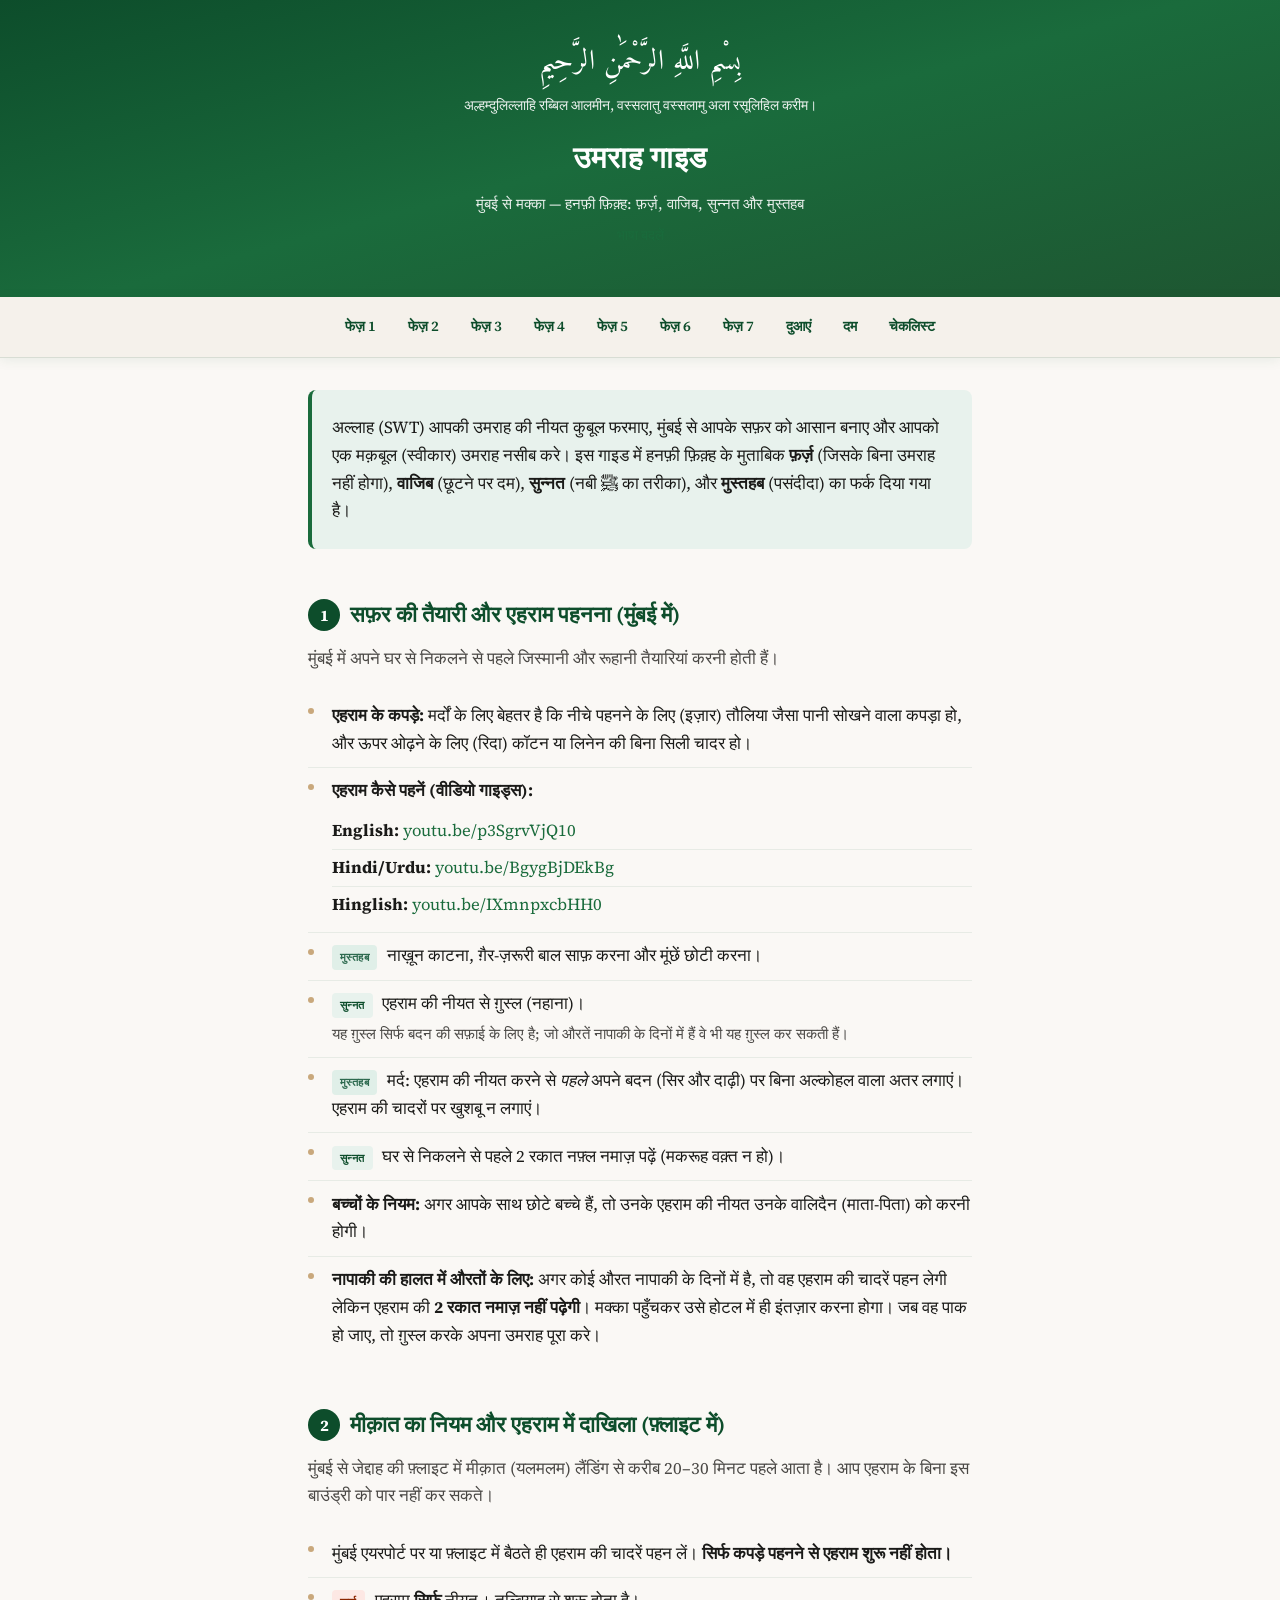
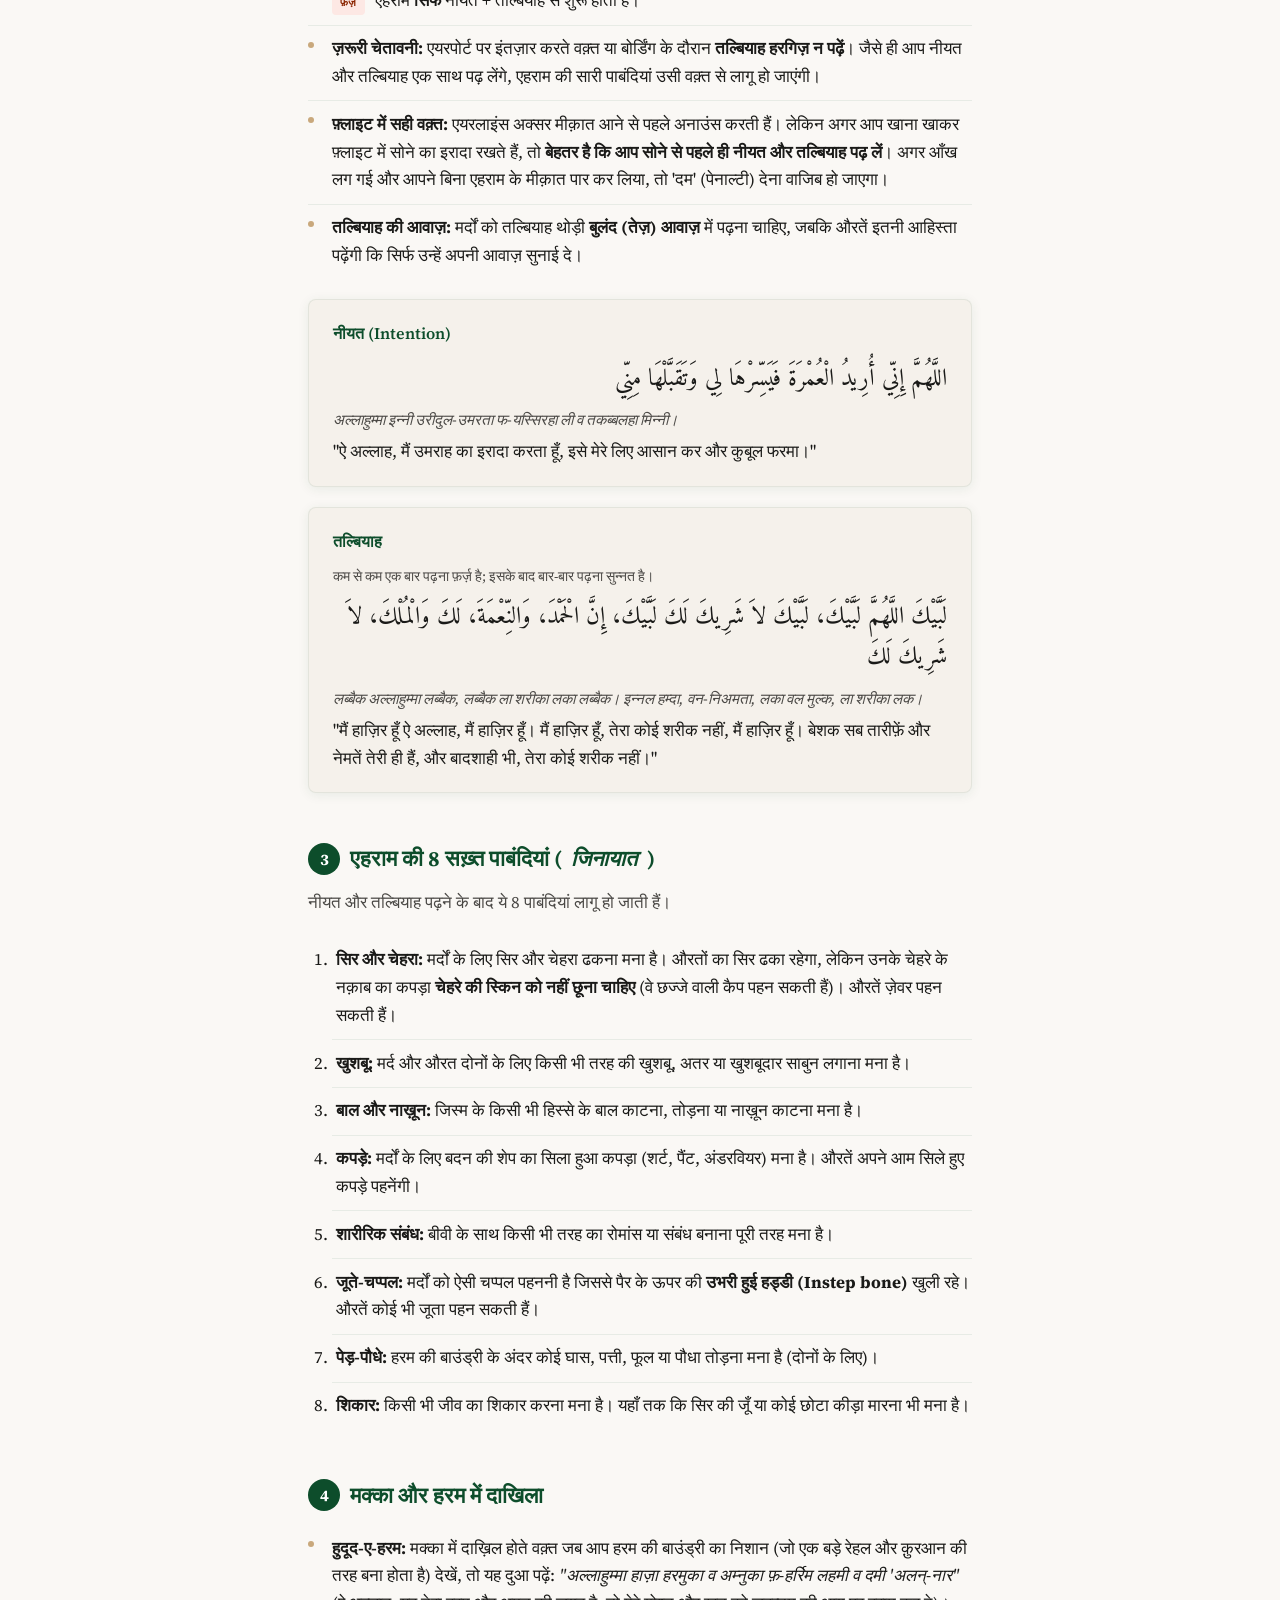
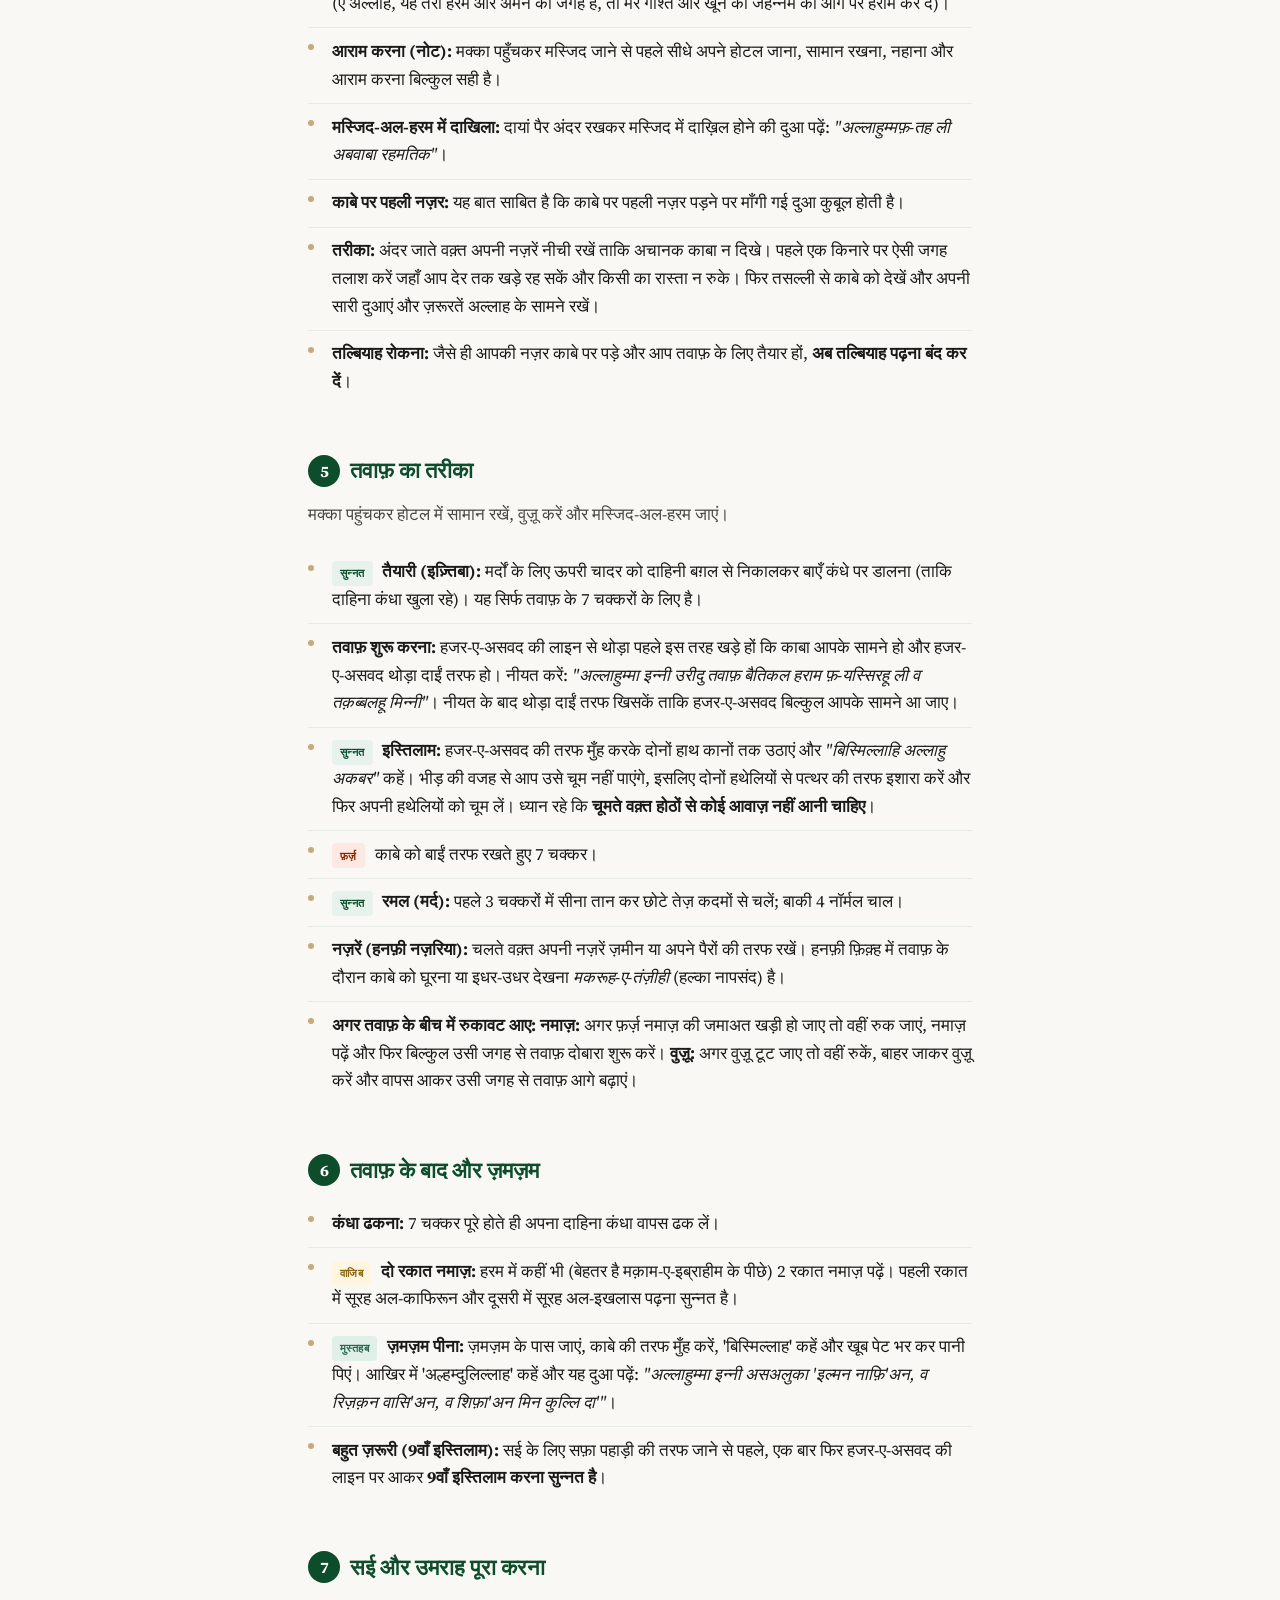
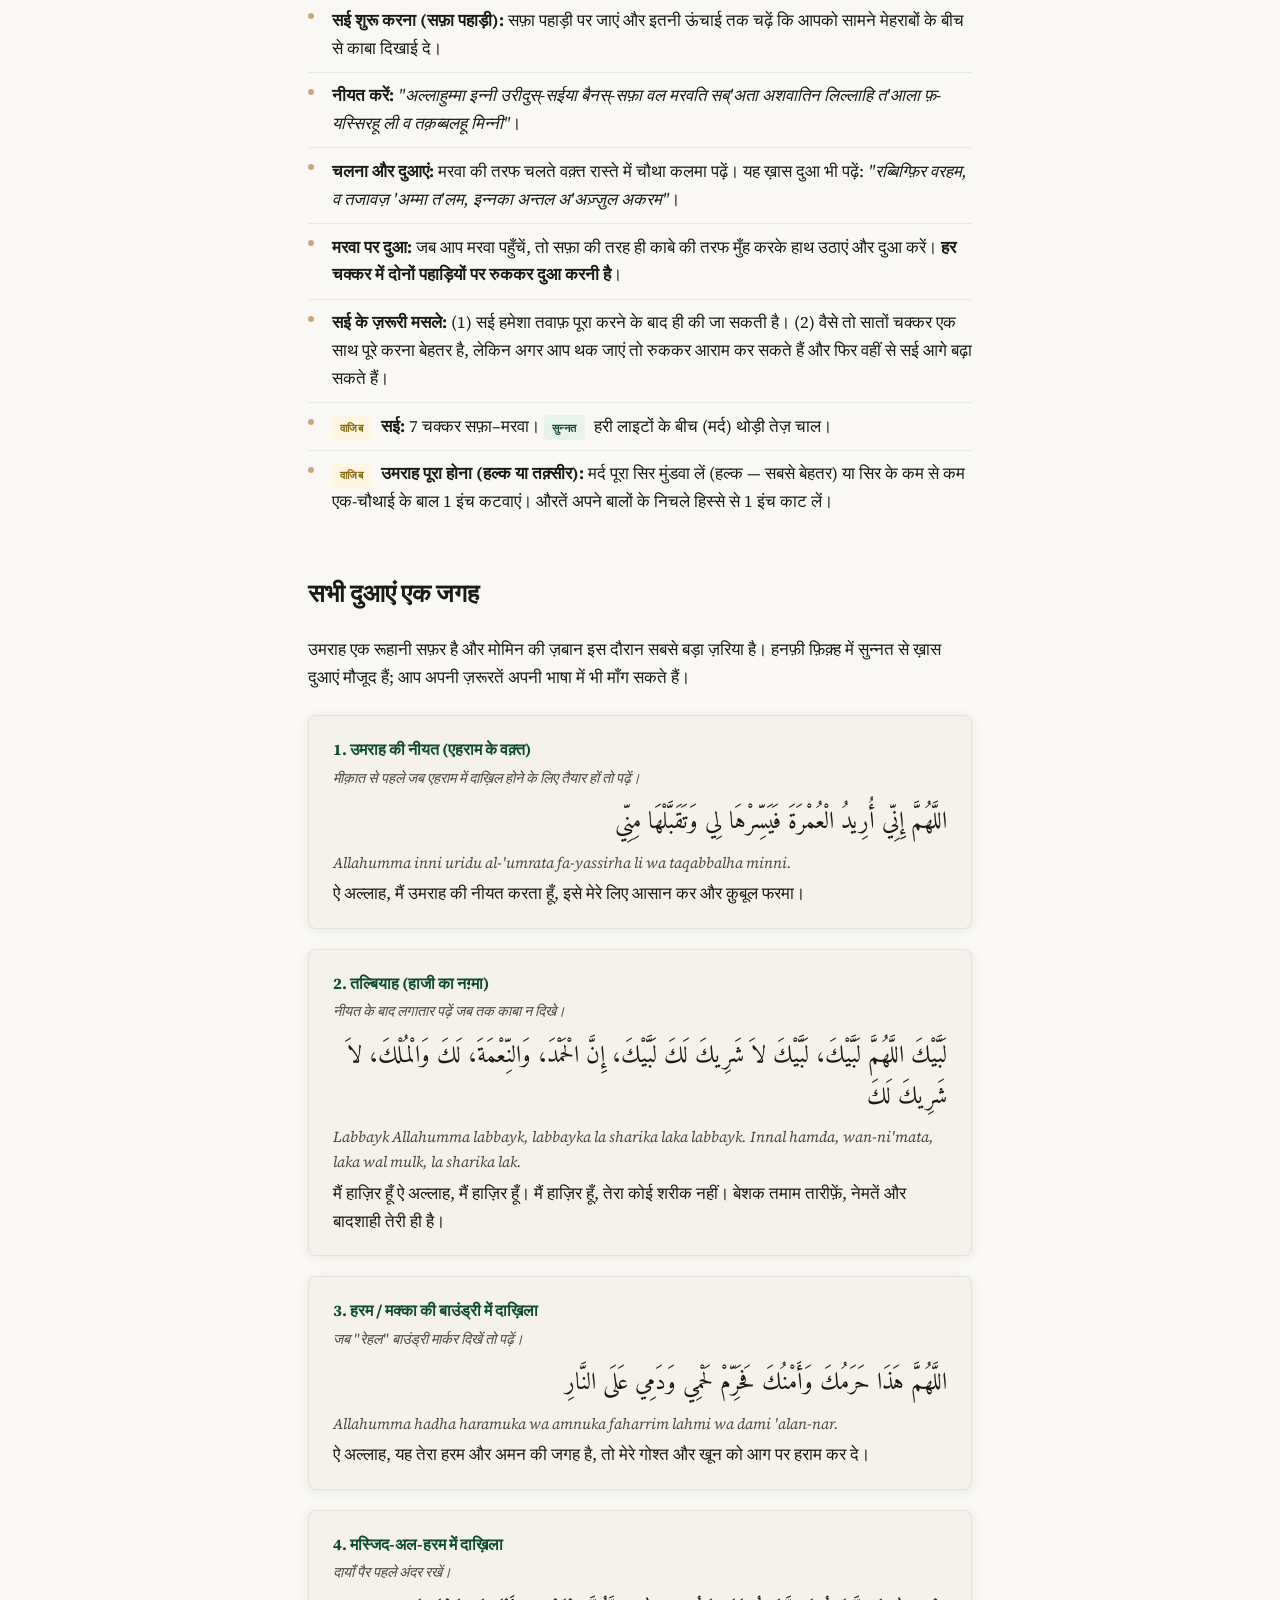
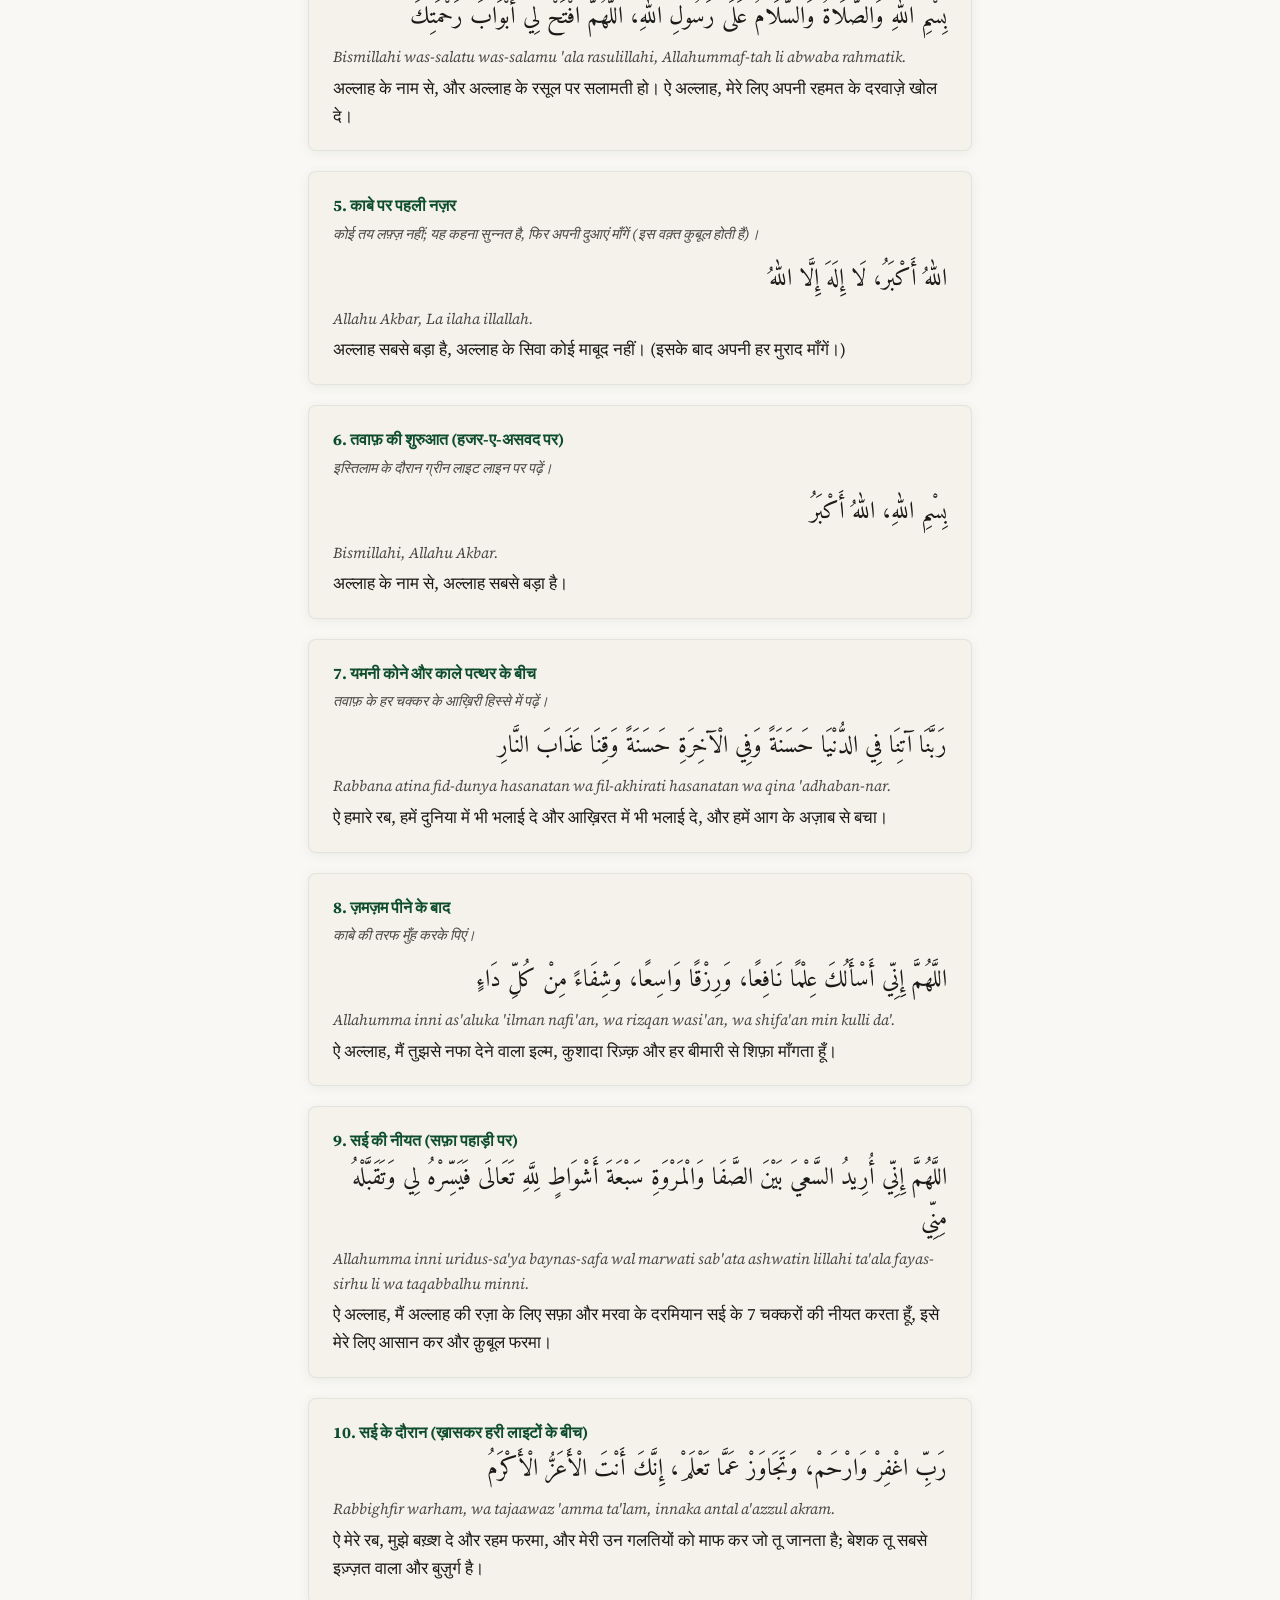
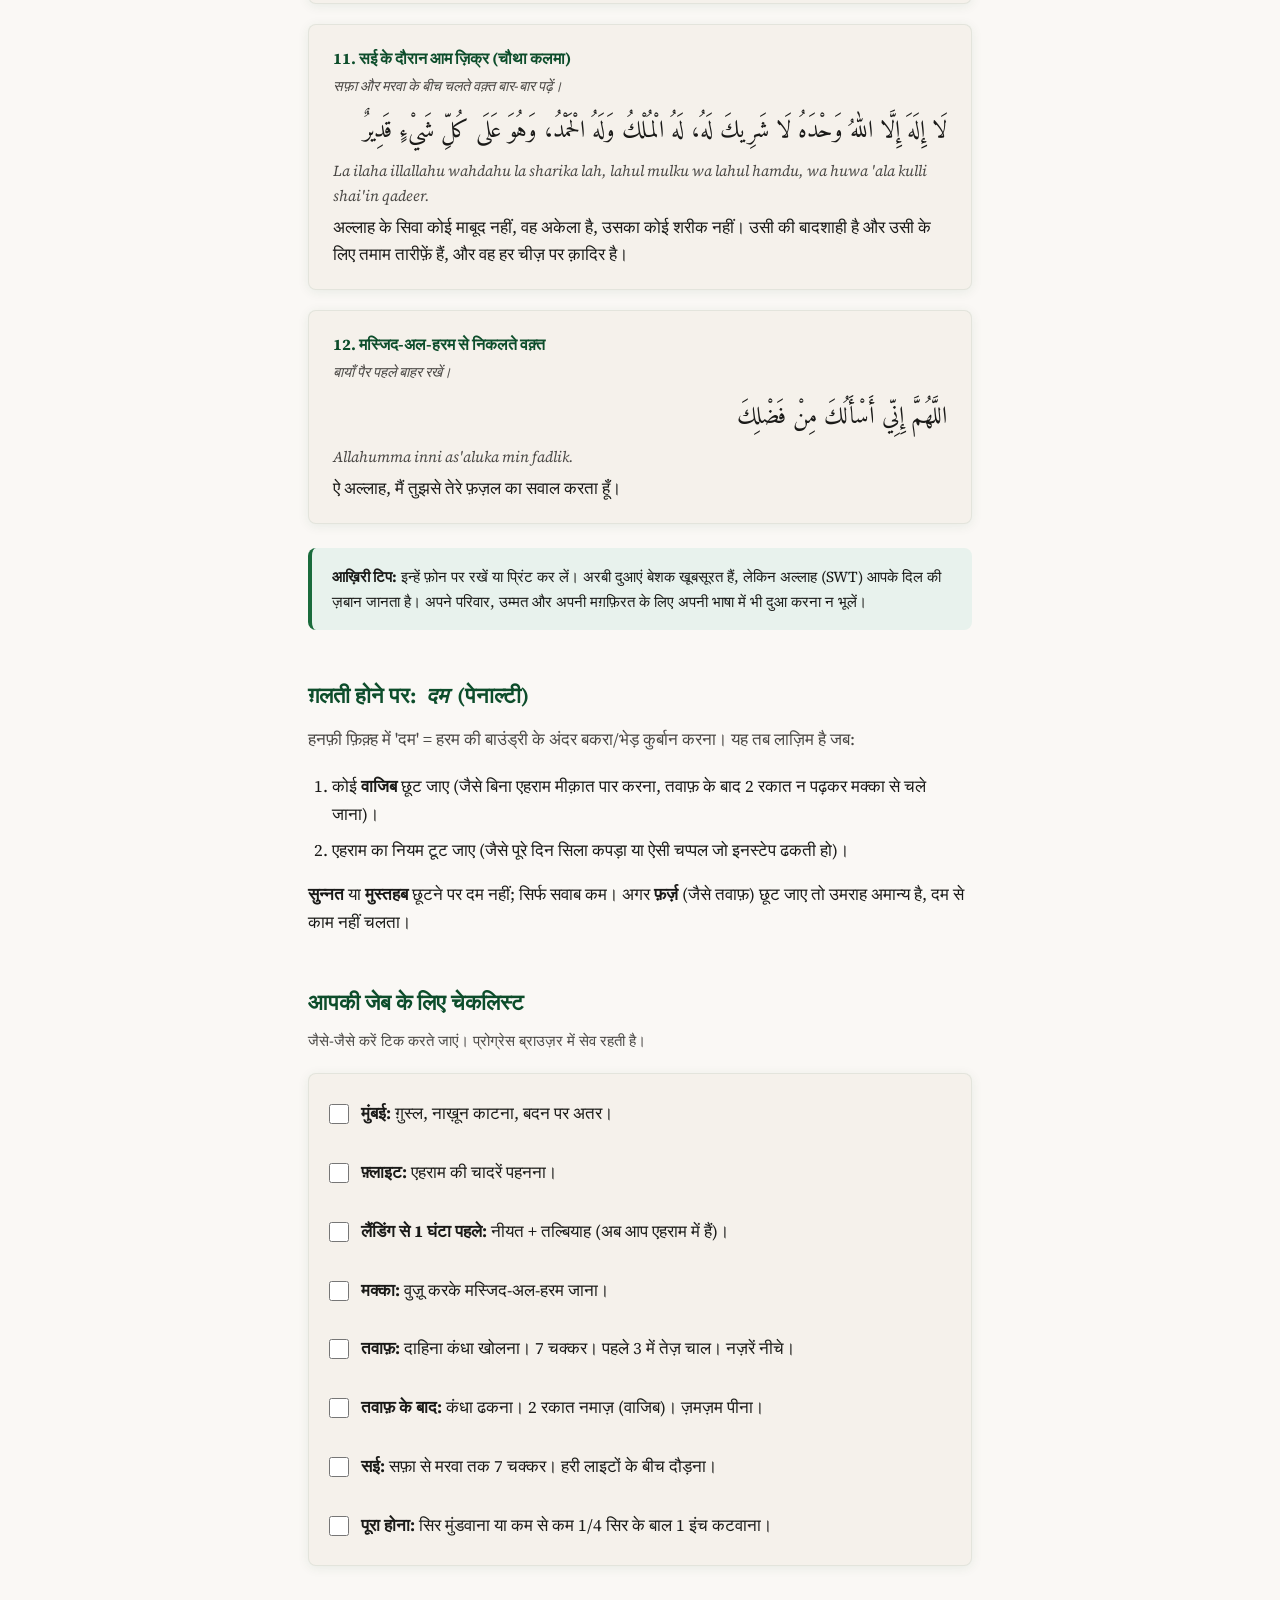
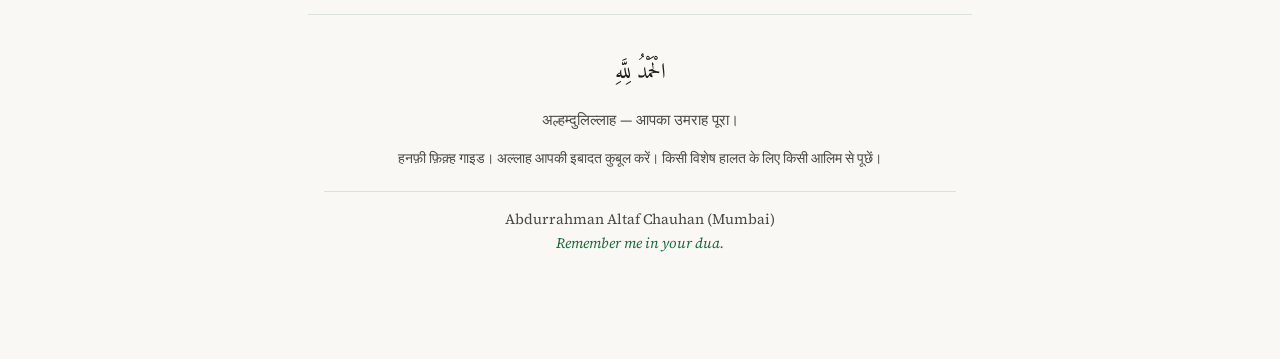
<file: hi.html>
<!DOCTYPE html>
<html lang="hi">
<head>
  <meta charset="UTF-8">
  <meta name="viewport" content="width=device-width, initial-scale=1.0">
  <title>उमराह गाइड — हिंदी | हनफ़ी मार्ग | मुंबई से मक्का</title>
  <link rel="stylesheet" href="styles.css">
  <link rel="preconnect" href="https://fonts.googleapis.com">
  <link rel="preconnect" href="https://fonts.gstatic.com" crossorigin>
  <link href="https://fonts.googleapis.com/css2?family=Amiri:wght@400;700&family=Source+Serif+4:ital,wght@0,400;0,600;0,700;1,400&display=swap" rel="stylesheet">
</head>
<body data-lang="hi">
  <header class="header">
    <div class="header-inner">
      <p class="bismillah" lang="ar">بِسْمِ اللَّهِ الرَّحْمَٰنِ الرَّحِيمِ</p>
      <p class="subtitle">अल्हम्दुलिल्लाहि रब्बिल आलमीन, वस्सलातु वस्सलामु अला रसूलिहिल करीम।</p>
      <h1>उमराह गाइड</h1>
      <p class="tagline">मुंबई से मक्का — हनफ़ी फ़िक़्ह: फ़र्ज़, वाजिब, सुन्नत और मुस्तहब</p>
      <a href="index.html" class="lang-switch">भाषा बदलें</a>
    </div>
  </header>

  <nav class="nav">
    <a href="#phase1">फेज़ 1</a>
    <a href="#phase2">फेज़ 2</a>
    <a href="#phase3">फेज़ 3</a>
    <a href="#phase4">फेज़ 4</a>
    <a href="#phase5">फेज़ 5</a>
    <a href="#phase6">फेज़ 6</a>
    <a href="#phase7">फेज़ 7</a>
    <a href="#duas">दुआएं</a>
    <a href="#dam">दम</a>
    <a href="#checklist">चेकलिस्ट</a>
  </nav>

  <main class="main">
    <section id="intro" class="section intro">
      <p class="intro-text">अल्लाह (SWT) आपकी उमराह की नीयत कुबूल फरमाए, मुंबई से आपके सफ़र को आसान बनाए और आपको एक मक़बूल (स्वीकार) उमराह नसीब करे। इस गाइड में हनफ़ी फ़िक़्ह के मुताबिक <strong>फ़र्ज़</strong> (जिसके बिना उमराह नहीं होगा), <strong>वाजिब</strong> (छूटने पर दम), <strong>सुन्नत</strong> (नबी ﷺ का तरीका), और <strong>मुस्तहब</strong> (पसंदीदा) का फर्क दिया गया है।</p>
    </section>

    <section id="phase1" class="section phase">
      <h2><span class="phase-num">1</span> सफ़र की तैयारी और एहराम पहनना (मुंबई में)</h2>
      <p class="phase-desc">मुंबई में अपने घर से निकलने से पहले जिस्मानी और रूहानी तैयारियां करनी होती हैं।</p>
      <ul class="rulings">
        <li><strong>एहराम के कपड़े:</strong> मर्दों के लिए बेहतर है कि नीचे पहनने के लिए (इज़ार) तौलिया जैसा पानी सोखने वाला कपड़ा हो, और ऊपर ओढ़ने के लिए (रिदा) कॉटन या लिनेन की बिना सिली चादर हो।</li>
        <li><strong>एहराम कैसे पहनें (वीडियो गाइड्स):</strong>
          <ul class="video-links">
            <li><strong>English:</strong> <a href="https://youtu.be/p3SgrvVjQ10?si=5sKEtJD2gO9Qvcd5" target="_blank" rel="noopener">youtu.be/p3SgrvVjQ10</a></li>
            <li><strong>Hindi/Urdu:</strong> <a href="https://youtu.be/BgygBjDEkBg?si=-anDAp4Z15ya5oLB" target="_blank" rel="noopener">youtu.be/BgygBjDEkBg</a></li>
            <li><strong>Hinglish:</strong> <a href="https://youtu.be/IXmnpxcbHH0?si=maa4IWFCR9ZP1A8m" target="_blank" rel="noopener">youtu.be/IXmnpxcbHH0</a></li>
          </ul>
        </li>
        <li><span class="badge mustahabb">मुस्तहब</span> नाख़ून काटना, ग़ैर-ज़रूरी बाल साफ़ करना और मूंछें छोटी करना।</li>
        <li><span class="badge sunnah">सुन्नत</span> एहराम की नीयत से ग़ुस्ल (नहाना)। <small>यह ग़ुस्ल सिर्फ बदन की सफ़ाई के लिए है; जो औरतें नापाकी के दिनों में हैं वे भी यह ग़ुस्ल कर सकती हैं।</small></li>
        <li><span class="badge mustahabb">मुस्तहब</span> मर्द: एहराम की नीयत करने से <em>पहले</em> अपने बदन (सिर और दाढ़ी) पर बिना अल्कोहल वाला अतर लगाएं। एहराम की चादरों पर खुशबू न लगाएं।</li>
        <li><span class="badge sunnah">सुन्नत</span> घर से निकलने से पहले 2 रकात नफ़्ल नमाज़ पढ़ें (मकरूह वक़्त न हो)।</li>
        <li><strong>बच्चों के नियम:</strong> अगर आपके साथ छोटे बच्चे हैं, तो उनके एहराम की नीयत उनके वालिदैन (माता-पिता) को करनी होगी।</li>
        <li><strong>नापाकी की हालत में औरतों के लिए:</strong> अगर कोई औरत नापाकी के दिनों में है, तो वह एहराम की चादरें पहन लेगी लेकिन एहराम की <strong>2 रकात नमाज़ नहीं पढ़ेगी</strong>। मक्का पहुँचकर उसे होटल में ही इंतज़ार करना होगा। जब वह पाक हो जाए, तो ग़ुस्ल करके अपना उमराह पूरा करे।</li>
      </ul>
    </section>

    <section id="phase2" class="section phase">
      <h2><span class="phase-num">2</span> मीक़ात का नियम और एहराम में दाखिला (फ़्लाइट में)</h2>
      <p class="phase-desc">मुंबई से जेद्दाह की फ़्लाइट में मीक़ात (यलमलम) लैंडिंग से करीब 20–30 मिनट पहले आता है। आप एहराम के बिना इस बाउंड्री को पार नहीं कर सकते।</p>
      <ul class="rulings">
        <li>मुंबई एयरपोर्ट पर या फ़्लाइट में बैठते ही एहराम की चादरें पहन लें। <strong>सिर्फ कपड़े पहनने से एहराम शुरू नहीं होता।</strong></li>
        <li><span class="badge fard">फ़र्ज़</span> एहराम <strong>सिर्फ</strong> नीयत + तल्बियाह से शुरू होता है।</li>
        <li><strong>ज़रूरी चेतावनी:</strong> एयरपोर्ट पर इंतज़ार करते वक़्त या बोर्डिंग के दौरान <strong>तल्बियाह हरगिज़ न पढ़ें</strong>। जैसे ही आप नीयत और तल्बियाह एक साथ पढ़ लेंगे, एहराम की सारी पाबंदियां उसी वक़्त से लागू हो जाएंगी।</li>
        <li><strong>फ़्लाइट में सही वक़्त:</strong> एयरलाइंस अक्सर मीक़ात आने से पहले अनाउंस करती हैं। लेकिन अगर आप खाना खाकर फ़्लाइट में सोने का इरादा रखते हैं, तो <strong>बेहतर है कि आप सोने से पहले ही नीयत और तल्बियाह पढ़ लें</strong>। अगर आँख लग गई और आपने बिना एहराम के मीक़ात पार कर लिया, तो 'दम' (पेनाल्टी) देना वाजिब हो जाएगा।</li>
        <li><strong>तल्बियाह की आवाज़:</strong> मर्दों को तल्बियाह थोड़ी <strong>बुलंद (तेज़) आवाज़</strong> में पढ़ना चाहिए, जबकि औरतें इतनी आहिस्ता पढ़ेंगी कि सिर्फ उन्हें अपनी आवाज़ सुनाई दे।</li>
      </ul>
      <div class="card arabic-block">
        <h3>नीयत (Intention)</h3>
        <p class="arabic" lang="ar">اللَّهُمَّ إِنِّي أُرِيدُ الْعُمْرَةَ فَيَسِّرْهَا لِي وَتَقَبَّلْهَا مِنِّي</p>
        <p class="translit">अल्लाहुम्मा इन्नी उरीदुल-उमरता फ-यस्सिरहा ली व तकब्बलहा मिन्नी।</p>
        <p class="translation">"ऐ अल्लाह, मैं उमराह का इरादा करता हूँ, इसे मेरे लिए आसान कर और कुबूल फरमा।"</p>
      </div>
      <div class="card arabic-block">
        <h3>तल्बियाह</h3>
        <p class="note">कम से कम एक बार पढ़ना फ़र्ज़ है; इसके बाद बार-बार पढ़ना सुन्नत है।</p>
        <p class="arabic" lang="ar">لَبَّيْكَ اللَّهُمَّ لَبَّيْكَ، لَبَّيْكَ لاَ شَرِيكَ لَكَ لَبَّيْكَ، إِنَّ الْحَمْدَ، وَالنِّعْمَةَ، لَكَ وَالْمُلْكَ، لاَ شَرِيكَ لَكَ</p>
        <p class="translit">लब्बैक अल्लाहुम्मा लब्बैक, लब्बैक ला शरीका लका लब्बैक। इन्नल हम्दा, वन-निअमता, लका वल मुल्क, ला शरीका लक।</p>
        <p class="translation">"मैं हाज़िर हूँ ऐ अल्लाह, मैं हाज़िर हूँ। मैं हाज़िर हूँ, तेरा कोई शरीक नहीं, मैं हाज़िर हूँ। बेशक सब तारीफ़ें और नेमतें तेरी ही हैं, और बादशाही भी, तेरा कोई शरीक नहीं।"</p>
      </div>
    </section>

    <section id="phase3" class="section phase">
      <h2><span class="phase-num">3</span> एहराम की 8 सख़्त पाबंदियां (<em>जिनायात</em>)</h2>
      <p class="phase-desc">नीयत और तल्बियाह पढ़ने के बाद ये 8 पाबंदियां लागू हो जाती हैं।</p>
      <ol class="rulings rulings-num">
        <li><strong>सिर और चेहरा:</strong> मर्दों के लिए सिर और चेहरा ढकना मना है। औरतों का सिर ढका रहेगा, लेकिन उनके चेहरे के नक़ाब का कपड़ा <strong>चेहरे की स्किन को नहीं छूना चाहिए</strong> (वे छज्जे वाली कैप पहन सकती हैं)। औरतें ज़ेवर पहन सकती हैं।</li>
        <li><strong>खुशबू:</strong> मर्द और औरत दोनों के लिए किसी भी तरह की खुशबू, अतर या खुशबूदार साबुन लगाना मना है।</li>
        <li><strong>बाल और नाख़ून:</strong> जिस्म के किसी भी हिस्से के बाल काटना, तोड़ना या नाख़ून काटना मना है।</li>
        <li><strong>कपड़े:</strong> मर्दों के लिए बदन की शेप का सिला हुआ कपड़ा (शर्ट, पैंट, अंडरवियर) मना है। औरतें अपने आम सिले हुए कपड़े पहनेंगी।</li>
        <li><strong>शारीरिक संबंध:</strong> बीवी के साथ किसी भी तरह का रोमांस या संबंध बनाना पूरी तरह मना है।</li>
        <li><strong>जूते-चप्पल:</strong> मर्दों को ऐसी चप्पल पहननी है जिससे पैर के ऊपर की <strong>उभरी हुई हड्डी (Instep bone)</strong> खुली रहे। औरतें कोई भी जूता पहन सकती हैं।</li>
        <li><strong>पेड़-पौधे:</strong> हरम की बाउंड्री के अंदर कोई घास, पत्ती, फूल या पौधा तोड़ना मना है (दोनों के लिए)।</li>
        <li><strong>शिकार:</strong> किसी भी जीव का शिकार करना मना है। यहाँ तक कि सिर की जूँ या कोई छोटा कीड़ा मारना भी मना है।</li>
      </ol>
    </section>

    <section id="phase4" class="section phase">
      <h2><span class="phase-num">4</span> मक्का और हरम में दाखिला</h2>
      <ul class="rulings">
        <li><strong>हुदूद-ए-हरम:</strong> मक्का में दाख़िल होते वक़्त जब आप हरम की बाउंड्री का निशान (जो एक बड़े रेहल और क़ुरआन की तरह बना होता है) देखें, तो यह दुआ पढ़ें: <em>"अल्लाहुम्मा हाज़ा हरमुका व अम्नुका फ़-हर्रिम लहमी व दमी 'अलन्-नार"</em> (ऐ अल्लाह, यह तेरा हरम और अमन की जगह है, तो मेरे गोश्त और खून को जहन्नम की आग पर हराम कर दे)।</li>
        <li><strong>आराम करना (नोट):</strong> मक्का पहुँचकर मस्जिद जाने से पहले सीधे अपने होटल जाना, सामान रखना, नहाना और आराम करना बिल्कुल सही है।</li>
        <li><strong>मस्जिद-अल-हरम में दाखिला:</strong> दायां पैर अंदर रखकर मस्जिद में दाख़िल होने की दुआ पढ़ें: <em>"अल्लाहुम्मफ़-तह ली अबवाबा रहमतिक"</em>।</li>
        <li><strong>काबे पर पहली नज़र:</strong> यह बात साबित है कि काबे पर पहली नज़र पड़ने पर माँगी गई दुआ कुबूल होती है।</li>
        <li><strong>तरीका:</strong> अंदर जाते वक़्त अपनी नज़रें नीची रखें ताकि अचानक काबा न दिखे। पहले एक किनारे पर ऐसी जगह तलाश करें जहाँ आप देर तक खड़े रह सकें और किसी का रास्ता न रुके। फिर तसल्ली से काबे को देखें और अपनी सारी दुआएं और ज़रूरतें अल्लाह के सामने रखें।</li>
        <li><strong>तल्बियाह रोकना:</strong> जैसे ही आपकी नज़र काबे पर पड़े और आप तवाफ़ के लिए तैयार हों, <strong>अब तल्बियाह पढ़ना बंद कर दें</strong>।</li>
      </ul>
    </section>

    <section id="phase5" class="section phase">
      <h2><span class="phase-num">5</span> तवाफ़ का तरीका</h2>
      <p class="phase-desc">मक्का पहुंचकर होटल में सामान रखें, वुज़ू करें और मस्जिद-अल-हरम जाएं।</p>
      <ul class="rulings">
        <li><span class="badge sunnah">सुन्नत</span> <strong>तैयारी (इज़्तिबा):</strong> मर्दों के लिए ऊपरी चादर को दाहिनी बग़ल से निकालकर बाएँ कंधे पर डालना (ताकि दाहिना कंधा खुला रहे)। यह सिर्फ तवाफ़ के 7 चक्करों के लिए है।</li>
        <li><strong>तवाफ़ शुरू करना:</strong> हजर-ए-असवद की लाइन से थोड़ा पहले इस तरह खड़े हों कि काबा आपके सामने हो और हजर-ए-असवद थोड़ा दाईं तरफ हो। नीयत करें: <em>"अल्लाहुम्मा इन्नी उरीदु तवाफ़ बैतिकल हराम फ़-यस्सिरहू ली व तक़ब्बलहू मिन्नी"</em>। नीयत के बाद थोड़ा दाईं तरफ खिसकें ताकि हजर-ए-असवद बिल्कुल आपके सामने आ जाए।</li>
        <li><span class="badge sunnah">सुन्नत</span> <strong>इस्तिलाम:</strong> हजर-ए-असवद की तरफ मुँह करके दोनों हाथ कानों तक उठाएं और <em>"बिस्मिल्लाहि अल्लाहु अकबर"</em> कहें। भीड़ की वजह से आप उसे चूम नहीं पाएंगे, इसलिए दोनों हथेलियों से पत्थर की तरफ इशारा करें और फिर अपनी हथेलियों को चूम लें। ध्यान रहे कि <strong>चूमते वक़्त होठों से कोई आवाज़ नहीं आनी चाहिए</strong>।</li>
        <li><span class="badge fard">फ़र्ज़</span> काबे को बाईं तरफ रखते हुए 7 चक्कर।</li>
        <li><span class="badge sunnah">सुन्नत</span> <strong>रमल (मर्द):</strong> पहले 3 चक्करों में सीना तान कर छोटे तेज़ कदमों से चलें; बाकी 4 नॉर्मल चाल।</li>
        <li><strong>नज़रें (हनफ़ी नज़रिया):</strong> चलते वक़्त अपनी नज़रें ज़मीन या अपने पैरों की तरफ रखें। हनफ़ी फ़िक़्ह में तवाफ़ के दौरान काबे को घूरना या इधर-उधर देखना <em>मकरूह-ए-तंज़ीही</em> (हल्का नापसंद) है।</li>
        <li><strong>अगर तवाफ़ के बीच में रुकावट आए:</strong> <strong>नमाज़:</strong> अगर फ़र्ज़ नमाज़ की जमाअत खड़ी हो जाए तो वहीं रुक जाएं, नमाज़ पढ़ें और फिर बिल्कुल उसी जगह से तवाफ़ दोबारा शुरू करें। <strong>वुज़ू:</strong> अगर वुज़ू टूट जाए तो वहीं रुकें, बाहर जाकर वुज़ू करें और वापस आकर उसी जगह से तवाफ़ आगे बढ़ाएं।</li>
      </ul>
    </section>

    <section id="phase6" class="section phase">
      <h2><span class="phase-num">6</span> तवाफ़ के बाद और ज़मज़म</h2>
      <ul class="rulings">
        <li><strong>कंधा ढकना:</strong> 7 चक्कर पूरे होते ही अपना दाहिना कंधा वापस ढक लें।</li>
        <li><span class="badge wajib">वाजिब</span> <strong>दो रकात नमाज़:</strong> हरम में कहीं भी (बेहतर है मक़ाम-ए-इब्राहीम के पीछे) 2 रकात नमाज़ पढ़ें। पहली रकात में सूरह अल-काफिरून और दूसरी में सूरह अल-इखलास पढ़ना सुन्नत है।</li>
        <li><span class="badge mustahabb">मुस्तहब</span> <strong>ज़मज़म पीना:</strong> ज़मज़म के पास जाएं, काबे की तरफ मुँह करें, 'बिस्मिल्लाह' कहें और खूब पेट भर कर पानी पिएं। आखिर में 'अल्हम्दुलिल्लाह' कहें और यह दुआ पढ़ें: <em>"अल्लाहुम्मा इन्नी असअलुका 'इल्मन नाफ़ि'अन, व रिज़क़न वासि'अन, व शिफ़ा'अन मिन कुल्लि दा'"</em>।</li>
        <li><strong>बहुत ज़रूरी (9वाँ इस्तिलाम):</strong> सई के लिए सफ़ा पहाड़ी की तरफ जाने से पहले, एक बार फिर हजर-ए-असवद की लाइन पर आकर <strong>9वाँ इस्तिलाम करना सुन्नत है</strong>।</li>
      </ul>
    </section>

    <section id="phase7" class="section phase">
      <h2><span class="phase-num">7</span> सई और उमराह पूरा करना</h2>
      <ul class="rulings">
        <li><strong>सई शुरू करना (सफ़ा पहाड़ी):</strong> सफ़ा पहाड़ी पर जाएं और इतनी ऊंचाई तक चढ़ें कि आपको सामने मेहराबों के बीच से काबा दिखाई दे।</li>
        <li><strong>नीयत करें:</strong> <em>"अल्लाहुम्मा इन्नी उरीदुस्-सईया बैनस्-सफ़ा वल मरवति सब्'अता अशवातिन लिल्लाहि त'आला फ़-यस्सिरहू ली व तक़ब्बलहू मिन्नी"</em>।</li>
        <li><strong>चलना और दुआएं:</strong> मरवा की तरफ चलते वक़्त रास्ते में चौथा कलमा पढ़ें। यह ख़ास दुआ भी पढ़ें: <em>"रब्बिग्फ़िर वरहम, व तजावज़ 'अम्मा त'लम, इन्नका अन्तल अ'अज़्ज़ुल अकरम"</em>।</li>
        <li><strong>मरवा पर दुआ:</strong> जब आप मरवा पहुँचें, तो सफ़ा की तरह ही काबे की तरफ मुँह करके हाथ उठाएं और दुआ करें। <strong>हर चक्कर में दोनों पहाड़ियों पर रुककर दुआ करनी है</strong>।</li>
        <li><strong>सई के ज़रूरी मसले:</strong> (1) सई हमेशा तवाफ़ पूरा करने के बाद ही की जा सकती है। (2) वैसे तो सातों चक्कर एक साथ पूरे करना बेहतर है, लेकिन अगर आप थक जाएं तो रुककर आराम कर सकते हैं और फिर वहीं से सई आगे बढ़ा सकते हैं।</li>
        <li><span class="badge wajib">वाजिब</span> <strong>सई:</strong> 7 चक्कर सफ़ा–मरवा। <span class="badge sunnah">सुन्नत</span> हरी लाइटों के बीच (मर्द) थोड़ी तेज़ चाल।</li>
        <li><span class="badge wajib">वाजिब</span> <strong>उमराह पूरा होना (हल्क या तक़्सीर):</strong> मर्द पूरा सिर मुंडवा लें (हल्क — सबसे बेहतर) या सिर के कम से कम एक-चौथाई के बाल 1 इंच कटवाएं। औरतें अपने बालों के निचले हिस्से से 1 इंच काट लें।</li>
      </ul>
    </section>

    <section id="duas" class="section duas-section">
      <h2>सभी दुआएं एक जगह</h2>
      <p class="section-intro intro-text">उमराह एक रूहानी सफ़र है और मोमिन की ज़बान इस दौरान सबसे बड़ा ज़रिया है। हनफ़ी फ़िक़्ह में सुन्नत से ख़ास दुआएं मौजूद हैं; आप अपनी ज़रूरतें अपनी भाषा में भी माँग सकते हैं।</p>

      <div class="dua-item">
        <h3>1. उमराह की नीयत (एहराम के वक़्त)</h3>
        <p class="dua-context">मीक़ात से पहले जब एहराम में दाख़िल होने के लिए तैयार हों तो पढ़ें।</p>
        <p class="arabic" lang="ar">اللَّهُمَّ إِنِّي أُرِيدُ الْعُمْرَةَ فَيَسِّرْهَا لِي وَتَقَبَّلْهَا مِنِّي</p>
        <p class="translit">Allahumma inni uridu al-'umrata fa-yassirha li wa taqabbalha minni.</p>
        <p class="translation">ऐ अल्लाह, मैं उमराह की नीयत करता हूँ, इसे मेरे लिए आसान कर और क़ुबूल फरमा।</p>
      </div>

      <div class="dua-item">
        <h3>2. तल्बियाह (हाजी का नग़्मा)</h3>
        <p class="dua-context">नीयत के बाद लगातार पढ़ें जब तक काबा न दिखे।</p>
        <p class="arabic" lang="ar">لَبَّيْكَ اللَّهُمَّ لَبَّيْكَ، لَبَّيْكَ لاَ شَرِيكَ لَكَ لَبَّيْكَ، إِنَّ الْحَمْدَ، وَالنِّعْمَةَ، لَكَ وَالْمُلْكَ، لاَ شَرِيكَ لَكَ</p>
        <p class="translit">Labbayk Allahumma labbayk, labbayka la sharika laka labbayk. Innal hamda, wan-ni'mata, laka wal mulk, la sharika lak.</p>
        <p class="translation">मैं हाज़िर हूँ ऐ अल्लाह, मैं हाज़िर हूँ। मैं हाज़िर हूँ, तेरा कोई शरीक नहीं। बेशक तमाम तारीफ़ें, नेमतें और बादशाही तेरी ही है।</p>
      </div>

      <div class="dua-item">
        <h3>3. हरम / मक्का की बाउंड्री में दाख़िला</h3>
        <p class="dua-context">जब "रेहल" बाउंड्री मार्कर दिखें तो पढ़ें।</p>
        <p class="arabic" lang="ar">اللَّهُمَّ هَذَا حَرَمُكَ وَأَمْنُكَ فَحَرِّمْ لَحْمِي وَدَمِي عَلَى النَّارِ</p>
        <p class="translit">Allahumma hadha haramuka wa amnuka faharrim lahmi wa dami 'alan-nar.</p>
        <p class="translation">ऐ अल्लाह, यह तेरा हरम और अमन की जगह है, तो मेरे गोश्त और खून को आग पर हराम कर दे।</p>
      </div>

      <div class="dua-item">
        <h3>4. मस्जिद-अल-हरम में दाख़िला</h3>
        <p class="dua-context">दायाँ पैर पहले अंदर रखें।</p>
        <p class="arabic" lang="ar">بِسْمِ اللهِ وَالصَّلَاةُ وَالسَّلَامُ عَلَى رَسُولِ اللهِ، اللَّهُمَّ افْتَحْ لِي أَبْوَابَ رَحْمَتِكَ</p>
        <p class="translit">Bismillahi was-salatu was-salamu 'ala rasulillahi, Allahummaf-tah li abwaba rahmatik.</p>
        <p class="translation">अल्लाह के नाम से, और अल्लाह के रसूल पर सलामती हो। ऐ अल्लाह, मेरे लिए अपनी रहमत के दरवाज़े खोल दे।</p>
      </div>

      <div class="dua-item">
        <h3>5. काबे पर पहली नज़र</h3>
        <p class="dua-context">कोई तय लफ़्ज़ नहीं; यह कहना सुन्नत है, फिर अपनी दुआएं माँगें (इस वक़्त कुबूल होती हैं)।</p>
        <p class="arabic" lang="ar">اللهُ أَكْبَرُ، لَا إِلَهَ إِلَّا اللهُ</p>
        <p class="translit">Allahu Akbar, La ilaha illallah.</p>
        <p class="translation">अल्लाह सबसे बड़ा है, अल्लाह के सिवा कोई माबूद नहीं। (इसके बाद अपनी हर मुराद माँगें।)</p>
      </div>

      <div class="dua-item">
        <h3>6. तवाफ़ की शुरुआत (हजर-ए-असवद पर)</h3>
        <p class="dua-context">इस्तिलाम के दौरान ग्रीन लाइट लाइन पर पढ़ें।</p>
        <p class="arabic" lang="ar">بِسْمِ اللهِ، اللهُ أَكْبَرُ</p>
        <p class="translit">Bismillahi, Allahu Akbar.</p>
        <p class="translation">अल्लाह के नाम से, अल्लाह सबसे बड़ा है।</p>
      </div>

      <div class="dua-item">
        <h3>7. यमनी कोने और काले पत्थर के बीच</h3>
        <p class="dua-context">तवाफ़ के हर चक्कर के आख़िरी हिस्से में पढ़ें।</p>
        <p class="arabic" lang="ar">رَبَّنَا آتِنَا فِي الدُّنْيَا حَسَنَةً وَفِي الْآخِرَةِ حَسَنَةً وَقِنَا عَذَابَ النَّارِ</p>
        <p class="translit">Rabbana atina fid-dunya hasanatan wa fil-akhirati hasanatan wa qina 'adhaban-nar.</p>
        <p class="translation">ऐ हमारे रब, हमें दुनिया में भी भलाई दे और आख़िरत में भी भलाई दे, और हमें आग के अज़ाब से बचा।</p>
      </div>

      <div class="dua-item">
        <h3>8. ज़मज़म पीने के बाद</h3>
        <p class="dua-context">काबे की तरफ मुँह करके पिएं।</p>
        <p class="arabic" lang="ar">اللَّهُمَّ إِنِّي أَسْأَلُكَ عِلْمًا نَافِعًا، وَرِزْقًا وَاسِعًا، وَشِفَاءً مِنْ كُلِّ دَاءٍ</p>
        <p class="translit">Allahumma inni as'aluka 'ilman nafi'an, wa rizqan wasi'an, wa shifa'an min kulli da'.</p>
        <p class="translation">ऐ अल्लाह, मैं तुझसे नफा देने वाला इल्म, कुशादा रिज़्क़ और हर बीमारी से शिफ़ा माँगता हूँ।</p>
      </div>

      <div class="dua-item">
        <h3>9. सई की नीयत (सफ़ा पहाड़ी पर)</h3>
        <p class="arabic" lang="ar">اللَّهُمَّ إِنِّي أُرِيدُ السَّعْيَ بَيْنَ الصَّفَا وَالْمَرْوَةِ سَبْعَةَ أَشْوَاطٍ لِلَّهِ تَعَالَى فَيَسِّرْهُ لِي وَتَقَبَّلْهُ مِنِّي</p>
        <p class="translit">Allahumma inni uridus-sa'ya baynas-safa wal marwati sab'ata ashwatin lillahi ta'ala fayas-sirhu li wa taqabbalhu minni.</p>
        <p class="translation">ऐ अल्लाह, मैं अल्लाह की रज़ा के लिए सफ़ा और मरवा के दरमियान सई के 7 चक्करों की नीयत करता हूँ, इसे मेरे लिए आसान कर और क़ुबूल फरमा।</p>
      </div>

      <div class="dua-item">
        <h3>10. सई के दौरान (ख़ासकर हरी लाइटों के बीच)</h3>
        <p class="arabic" lang="ar">رَبِّ اغْفِرْ وَارْحَمْ، وَتَجَاوَزْ عَمَّا تَعْلَمْ، إِنَّكَ أَنْتَ الْأَعَزُّ الْأَكْرَمُ</p>
        <p class="translit">Rabbighfir warham, wa tajaawaz 'amma ta'lam, innaka antal a'azzul akram.</p>
        <p class="translation">ऐ मेरे रब, मुझे बख़्श दे और रहम फरमा, और मेरी उन गलतियों को माफ कर जो तू जानता है; बेशक तू सबसे इज़्ज़त वाला और बुज़ुर्ग है।</p>
      </div>

      <div class="dua-item">
        <h3>11. सई के दौरान आम ज़िक्र (चौथा कलमा)</h3>
        <p class="dua-context">सफ़ा और मरवा के बीच चलते वक़्त बार-बार पढ़ें।</p>
        <p class="arabic" lang="ar">لَا إِلَهَ إِلَّا اللهُ وَحْدَهُ لَا شَرِيكَ لَهُ، لَهُ الْمُلْكُ وَلَهُ الْحَمْدُ، وَهُوَ عَلَى كُلِّ شَيْءٍ قَدِيرٌ</p>
        <p class="translit">La ilaha illallahu wahdahu la sharika lah, lahul mulku wa lahul hamdu, wa huwa 'ala kulli shai'in qadeer.</p>
        <p class="translation">अल्लाह के सिवा कोई माबूद नहीं, वह अकेला है, उसका कोई शरीक नहीं। उसी की बादशाही है और उसी के लिए तमाम तारीफ़ें हैं, और वह हर चीज़ पर क़ादिर है।</p>
      </div>

      <div class="dua-item">
        <h3>12. मस्जिद-अल-हरम से निकलते वक़्त</h3>
        <p class="dua-context">बायाँ पैर पहले बाहर रखें।</p>
        <p class="arabic" lang="ar">اللَّهُمَّ إِنِّي أَسْأَلُكَ مِنْ فَضْلِكَ</p>
        <p class="translit">Allahumma inni as'aluka min fadlik.</p>
        <p class="translation">ऐ अल्लाह, मैं तुझसे तेरे फ़ज़ल का सवाल करता हूँ।</p>
      </div>

      <p class="duas-tip"><strong>आख़िरी टिप:</strong> इन्हें फ़ोन पर रखें या प्रिंट कर लें। अरबी दुआएं बेशक खूबसूरत हैं, लेकिन अल्लाह (SWT) आपके दिल की ज़बान जानता है। अपने परिवार, उम्मत और अपनी मग़फ़िरत के लिए अपनी भाषा में भी दुआ करना न भूलें।</p>
    </section>

    <section id="dam" class="section phase dam">
      <h2>ग़लती होने पर: <em>दम</em> (पेनाल्टी)</h2>
      <p class="phase-desc">हनफ़ी फ़िक़्ह में 'दम' = हरम की बाउंड्री के अंदर बकरा/भेड़ कुर्बान करना। यह तब लाज़िम है जब:</p>
      <ol class="dam-list">
        <li>कोई <strong>वाजिब</strong> छूट जाए (जैसे बिना एहराम मीक़ात पार करना, तवाफ़ के बाद 2 रकात न पढ़कर मक्का से चले जाना)।</li>
        <li>एहराम का नियम टूट जाए (जैसे पूरे दिन सिला कपड़ा या ऐसी चप्पल जो इनस्टेप ढकती हो)।</li>
      </ol>
      <p><strong>सुन्नत</strong> या <strong>मुस्तहब</strong> छूटने पर दम नहीं; सिर्फ सवाब कम। अगर <strong>फ़र्ज़</strong> (जैसे तवाफ़) छूट जाए तो उमराह अमान्य है, दम से काम नहीं चलता।</p>
    </section>

    <section id="checklist" class="section checklist-section">
      <h2>आपकी जेब के लिए चेकलिस्ट</h2>
      <p class="checklist-desc">जैसे-जैसे करें टिक करते जाएं। प्रोग्रेस ब्राउज़र में सेव रहती है।</p>
      <ul class="checklist" role="list">
        <li><label class="check-item"><input type="checkbox" data-step="1"><span><strong>मुंबई:</strong> ग़ुस्ल, नाख़ून काटना, बदन पर अतर।</span></label></li>
        <li><label class="check-item"><input type="checkbox" data-step="2"><span><strong>फ़्लाइट:</strong> एहराम की चादरें पहनना।</span></label></li>
        <li><label class="check-item"><input type="checkbox" data-step="3"><span><strong>लैंडिंग से 1 घंटा पहले:</strong> नीयत + तल्बियाह (अब आप एहराम में हैं)।</span></label></li>
        <li><label class="check-item"><input type="checkbox" data-step="4"><span><strong>मक्का:</strong> वुज़ू करके मस्जिद-अल-हरम जाना।</span></label></li>
        <li><label class="check-item"><input type="checkbox" data-step="5"><span><strong>तवाफ़:</strong> दाहिना कंधा खोलना। 7 चक्कर। पहले 3 में तेज़ चाल। नज़रें नीचे।</span></label></li>
        <li><label class="check-item"><input type="checkbox" data-step="6"><span><strong>तवाफ़ के बाद:</strong> कंधा ढकना। 2 रकात नमाज़ (वाजिब)। ज़मज़म पीना।</span></label></li>
        <li><label class="check-item"><input type="checkbox" data-step="7"><span><strong>सई:</strong> सफ़ा से मरवा तक 7 चक्कर। हरी लाइटों के बीच दौड़ना।</span></label></li>
        <li><label class="check-item"><input type="checkbox" data-step="8"><span><strong>पूरा होना:</strong> सिर मुंडवाना या कम से कम 1/4 सिर के बाल 1 इंच कटवाना।</span></label></li>
      </ul>
      <p class="completion-msg" id="completionMsg" aria-live="polite"></p>
    </section>

    <footer class="footer">
      <p class="arabic" lang="ar">الْحَمْدُ لِلَّهِ</p>
      <p>अल्हम्दुलिल्लाह — आपका उमराह पूरा।</p>
      <p class="footer-note">हनफ़ी फ़िक़्ह गाइड। अल्लाह आपकी इबादत कुबूल करें। किसी विशेष हालत के लिए किसी आलिम से पूछें।</p>
      <p class="footer-credit">Abdurrahman Altaf Chauhan (Mumbai)<br><em>Remember me in your dua.</em></p>
    </footer>
  </main>

  <script src="script.js"></script>
</body>
</html>
</file>
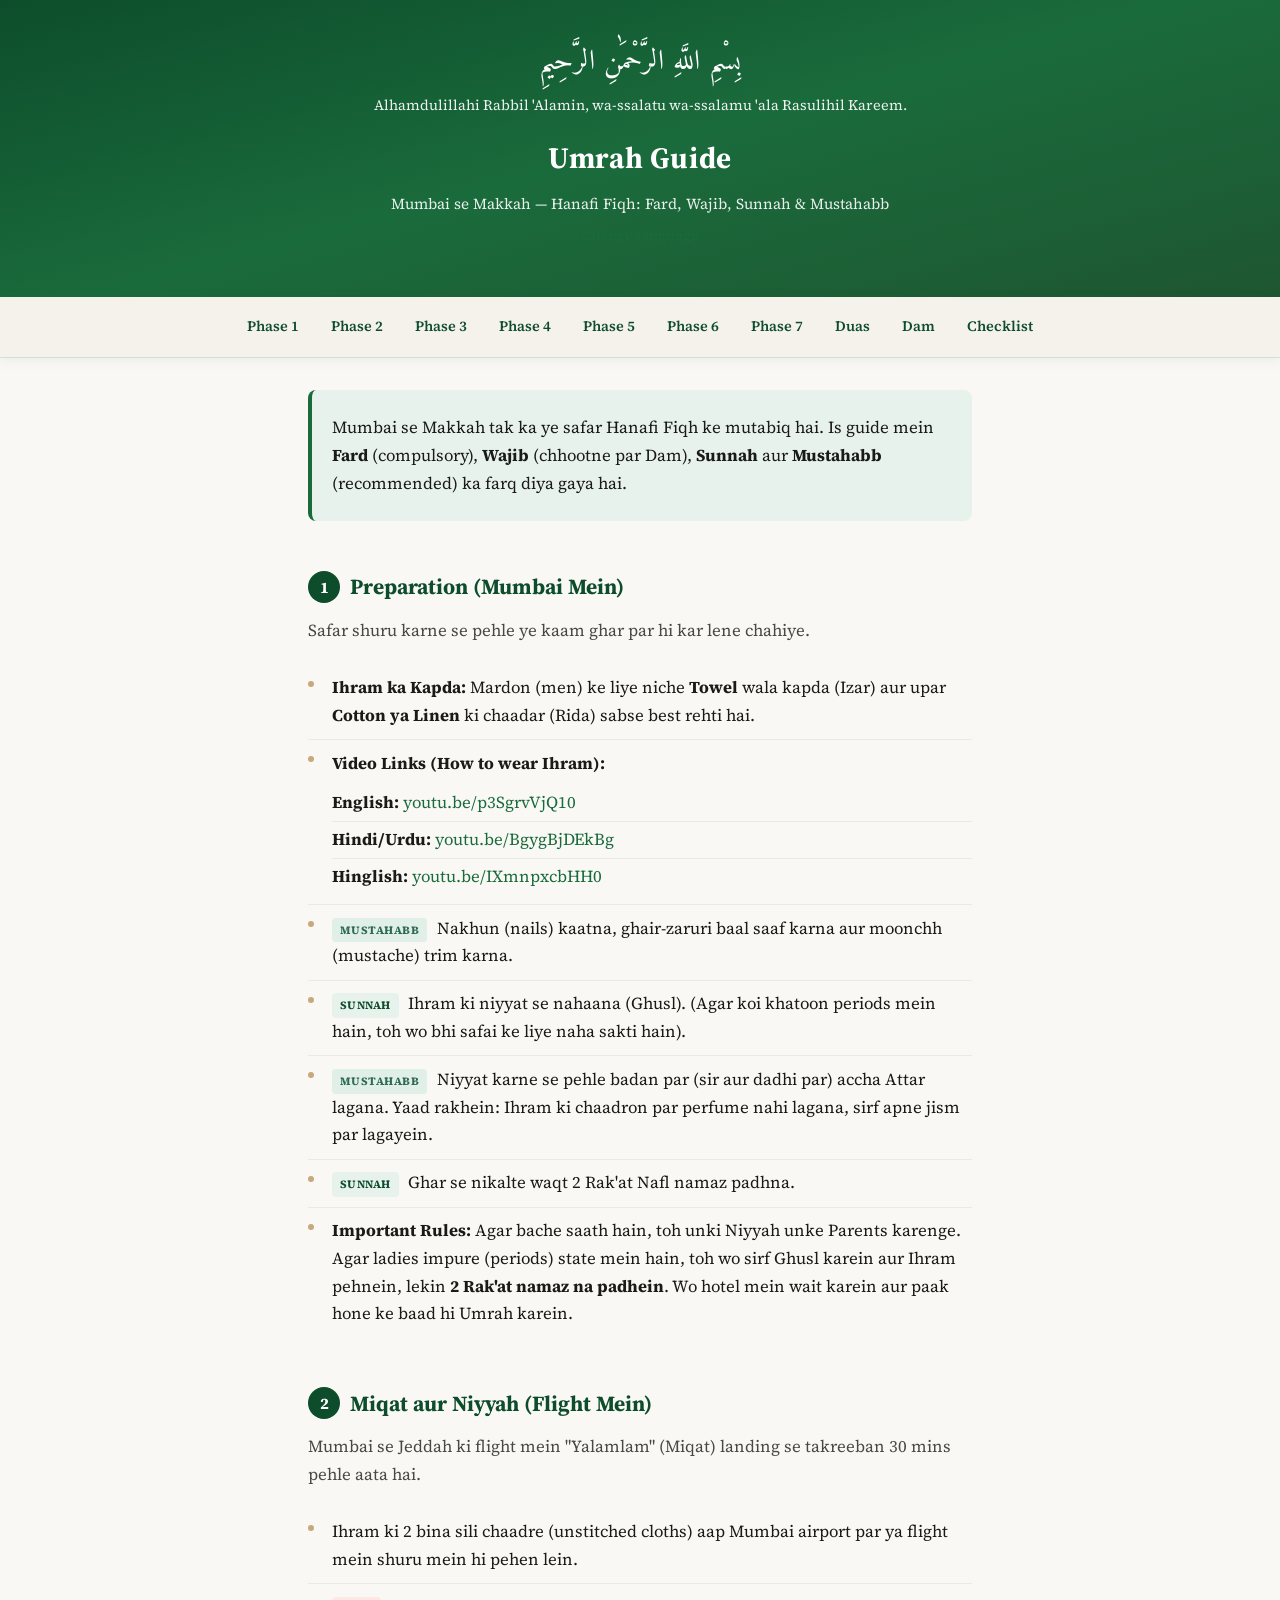
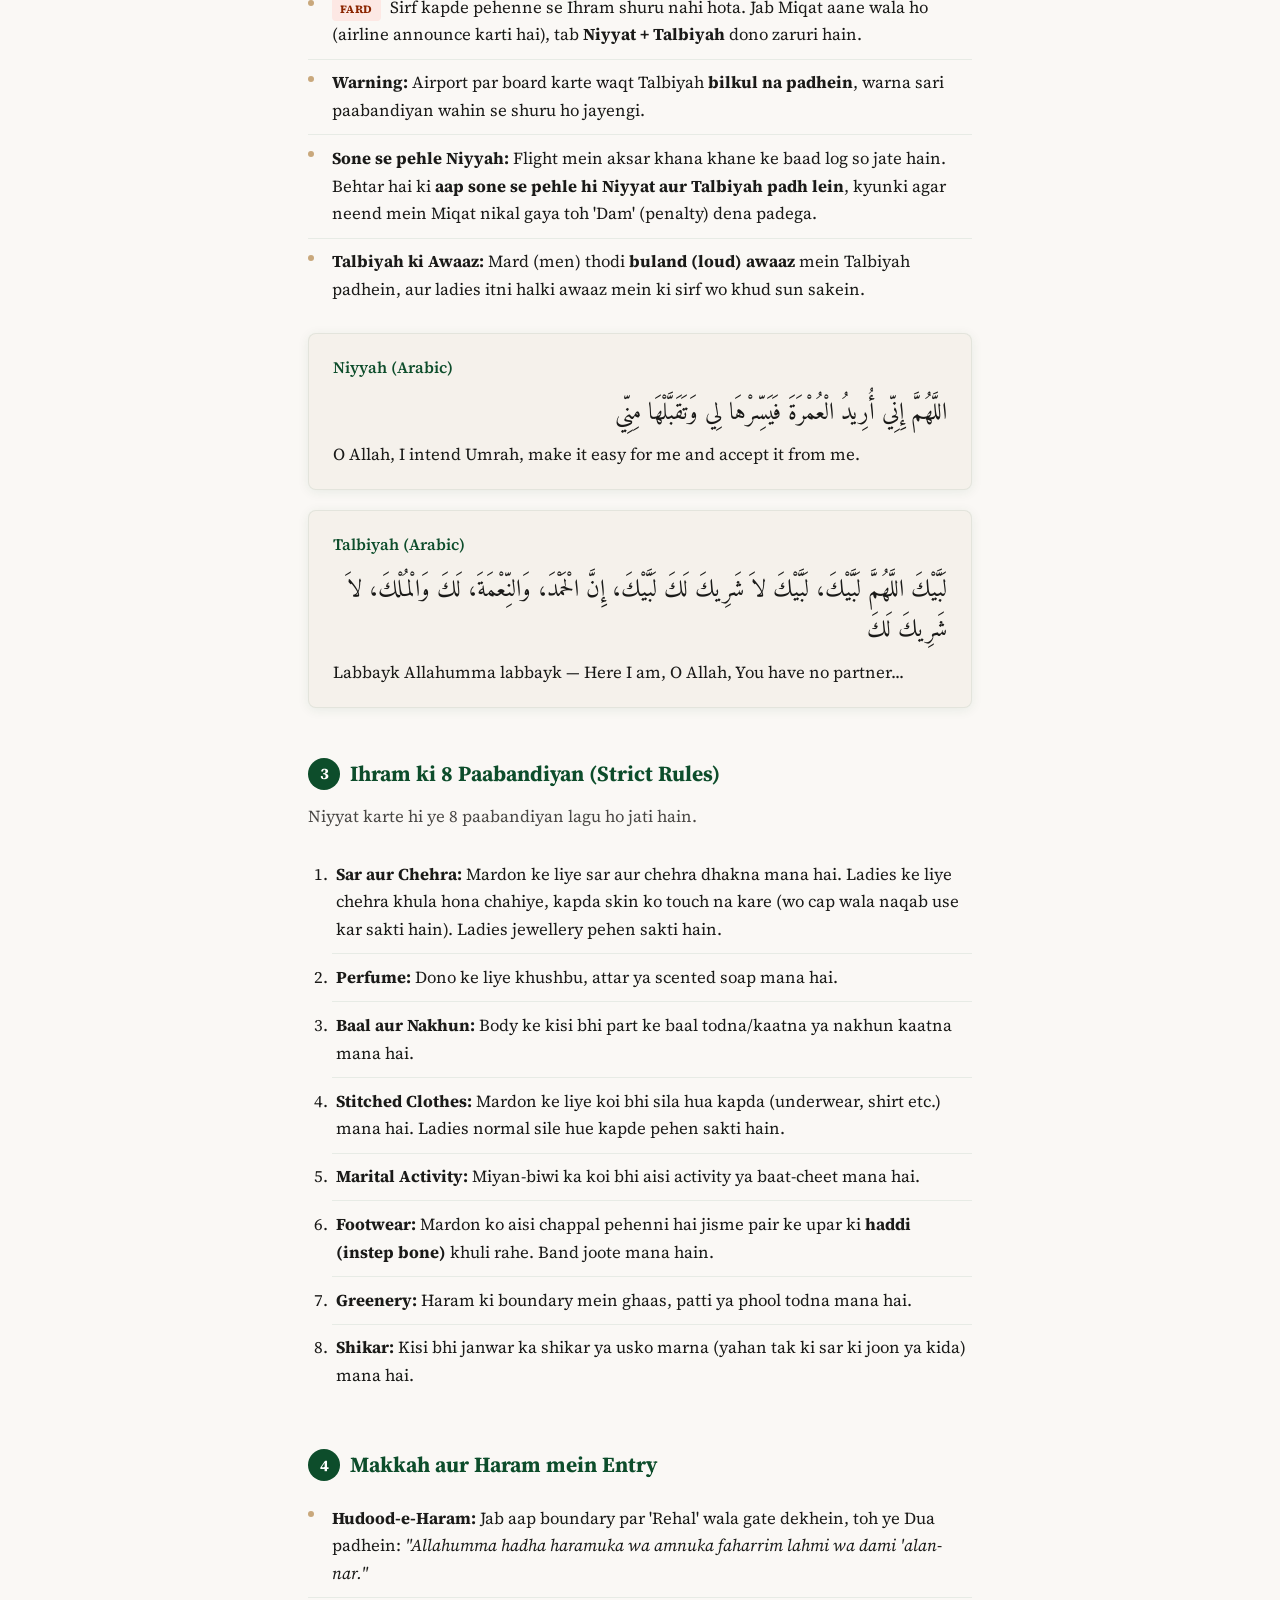
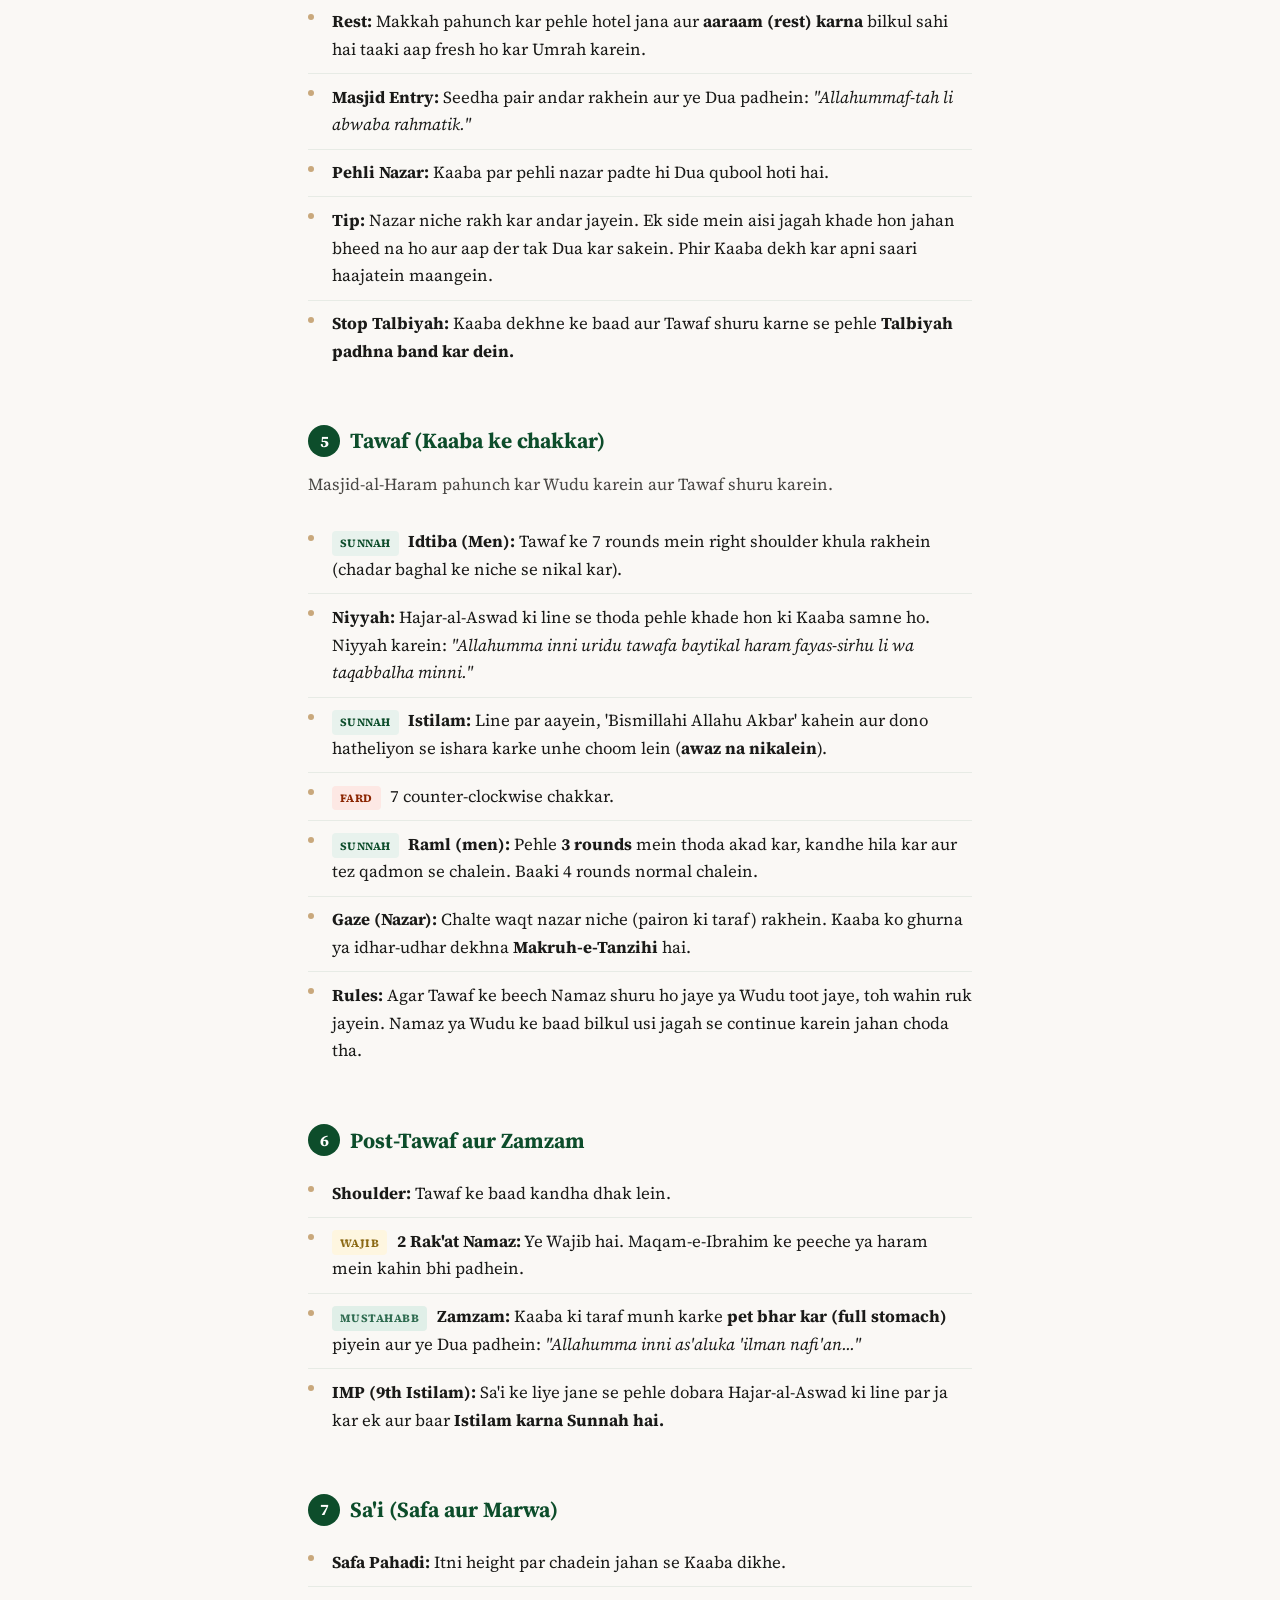
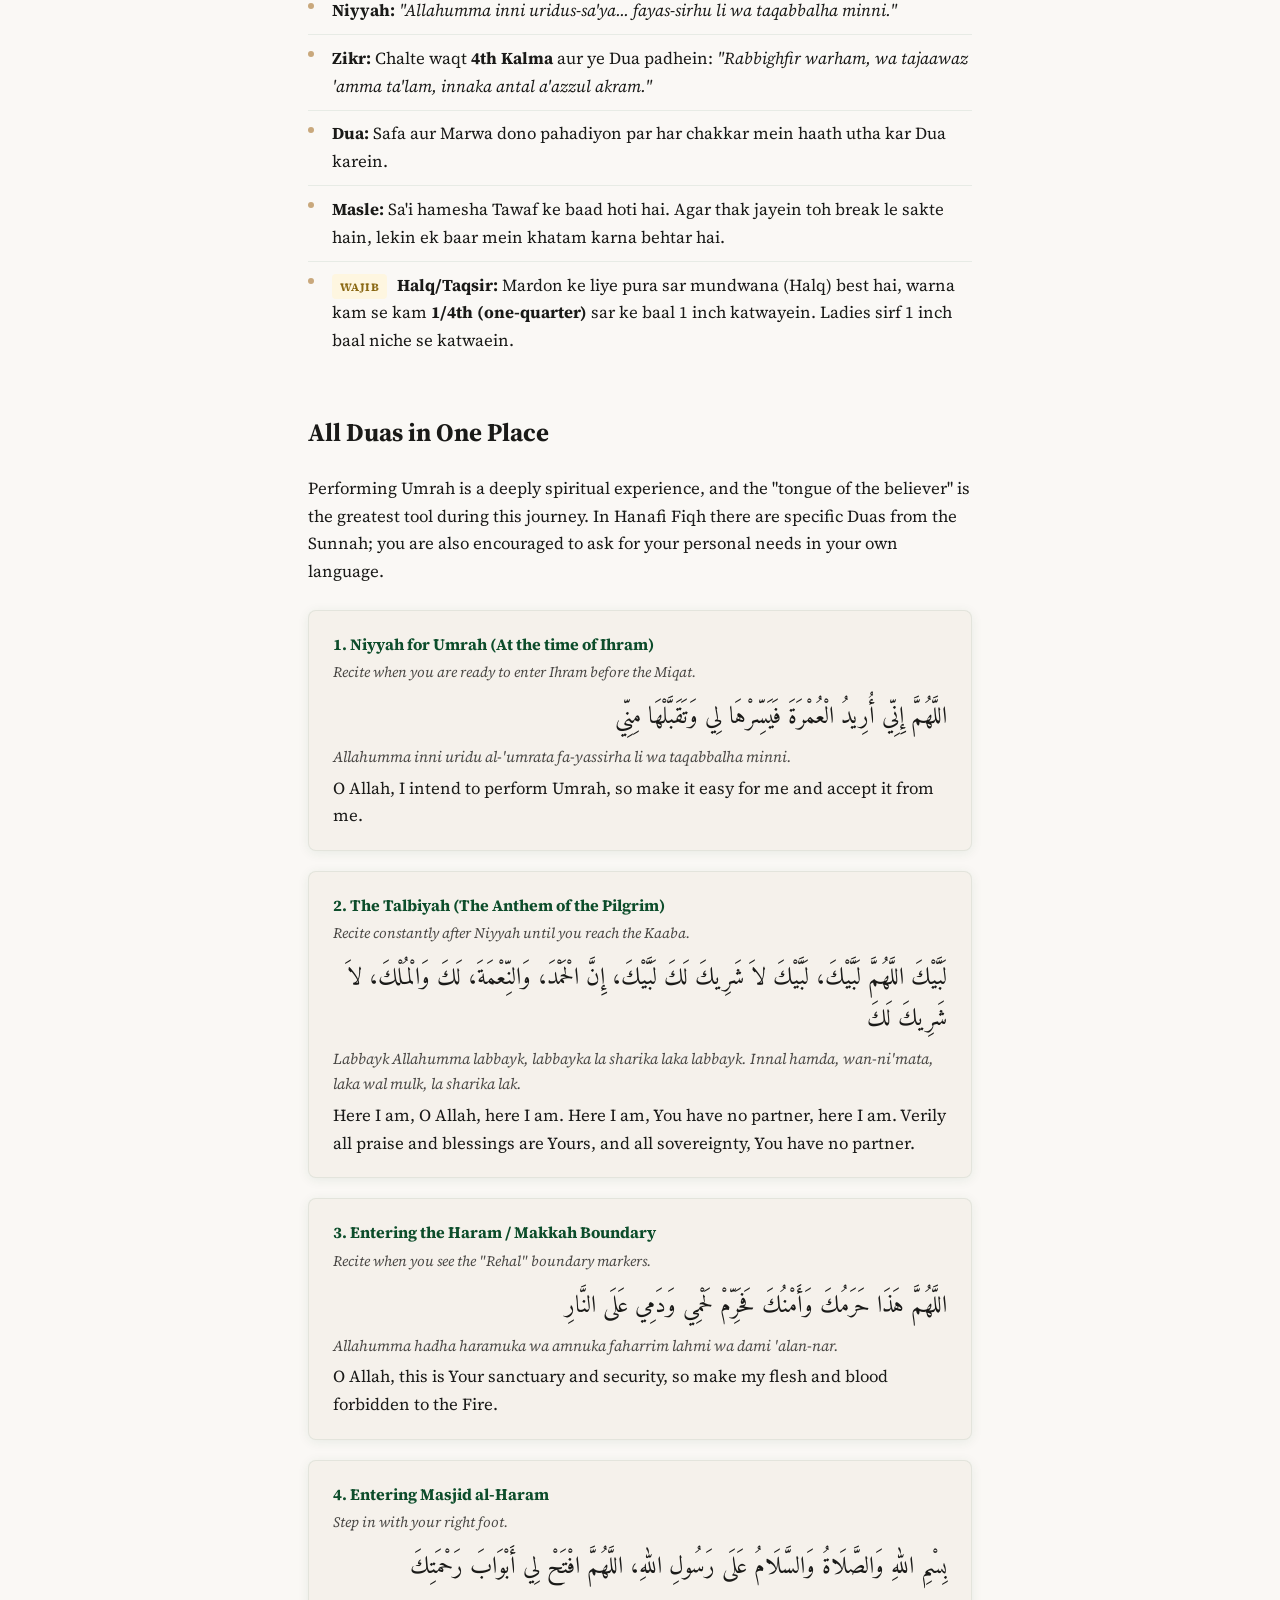
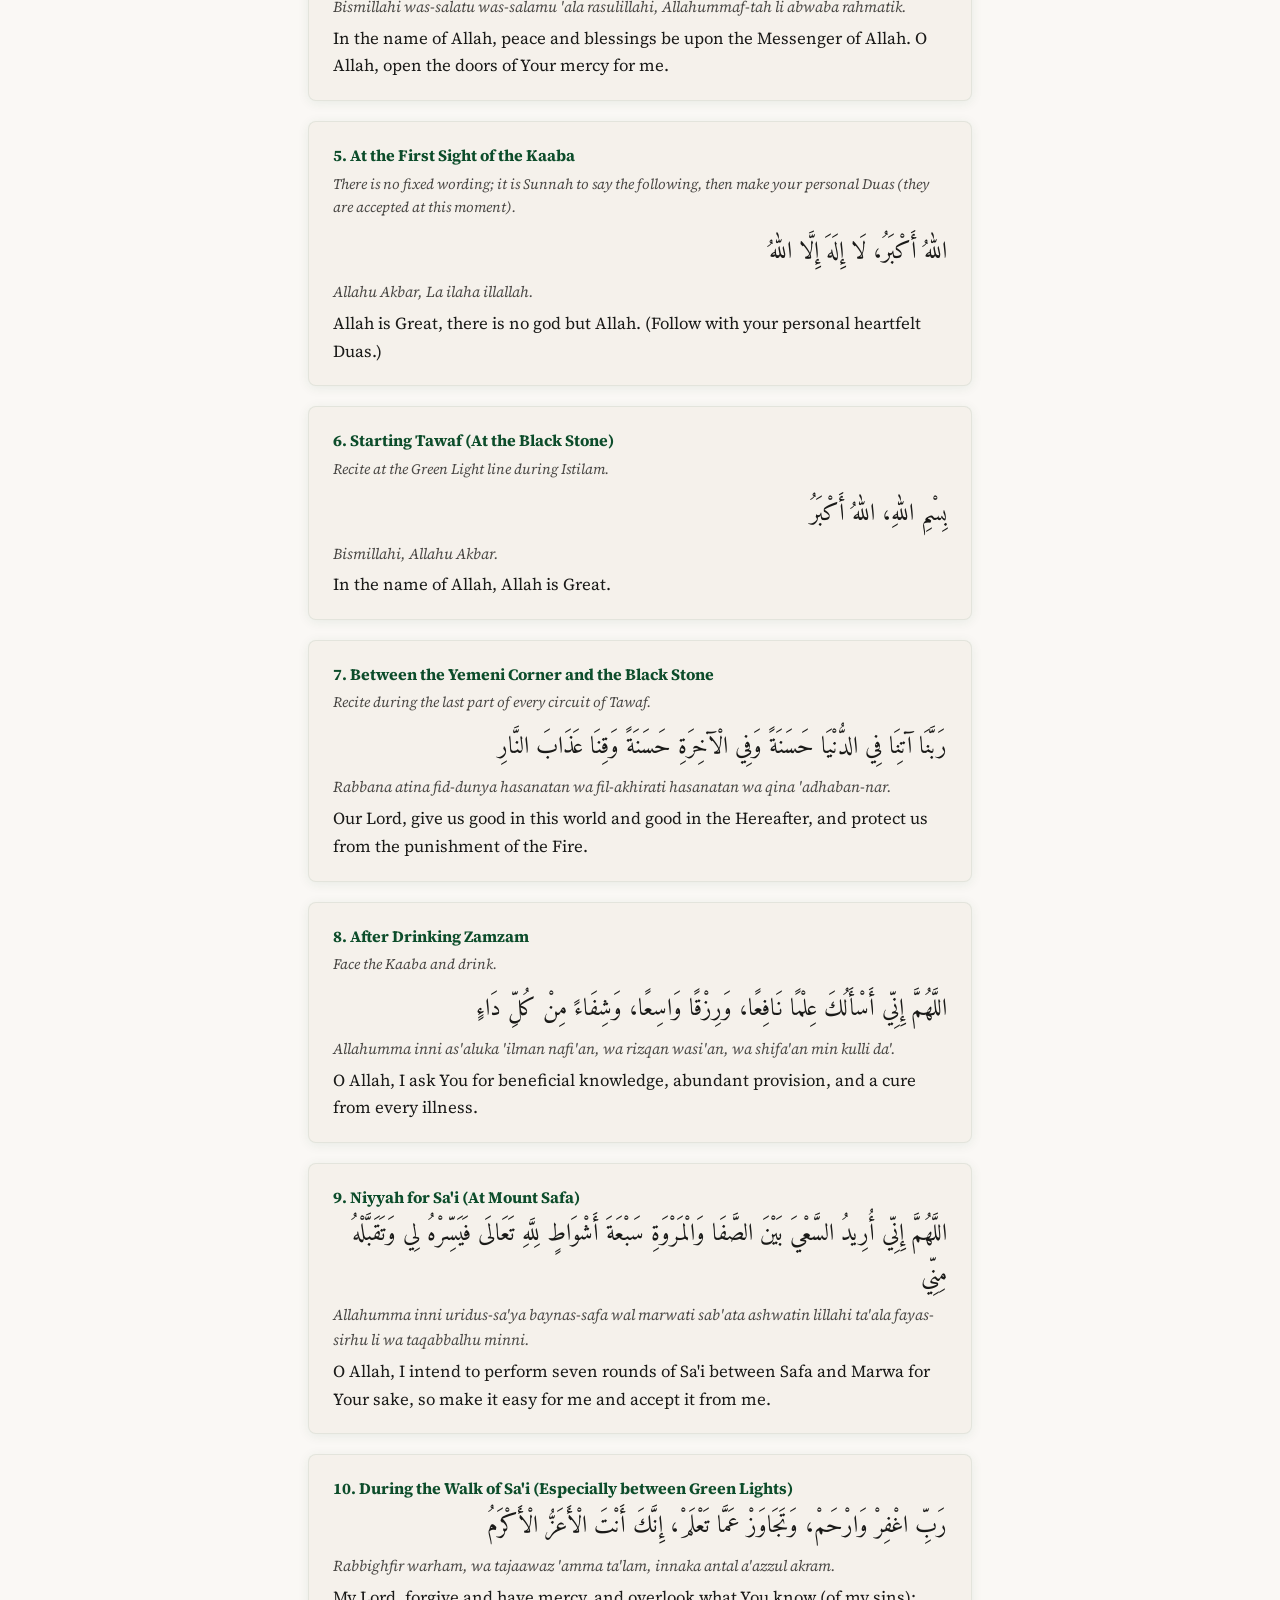
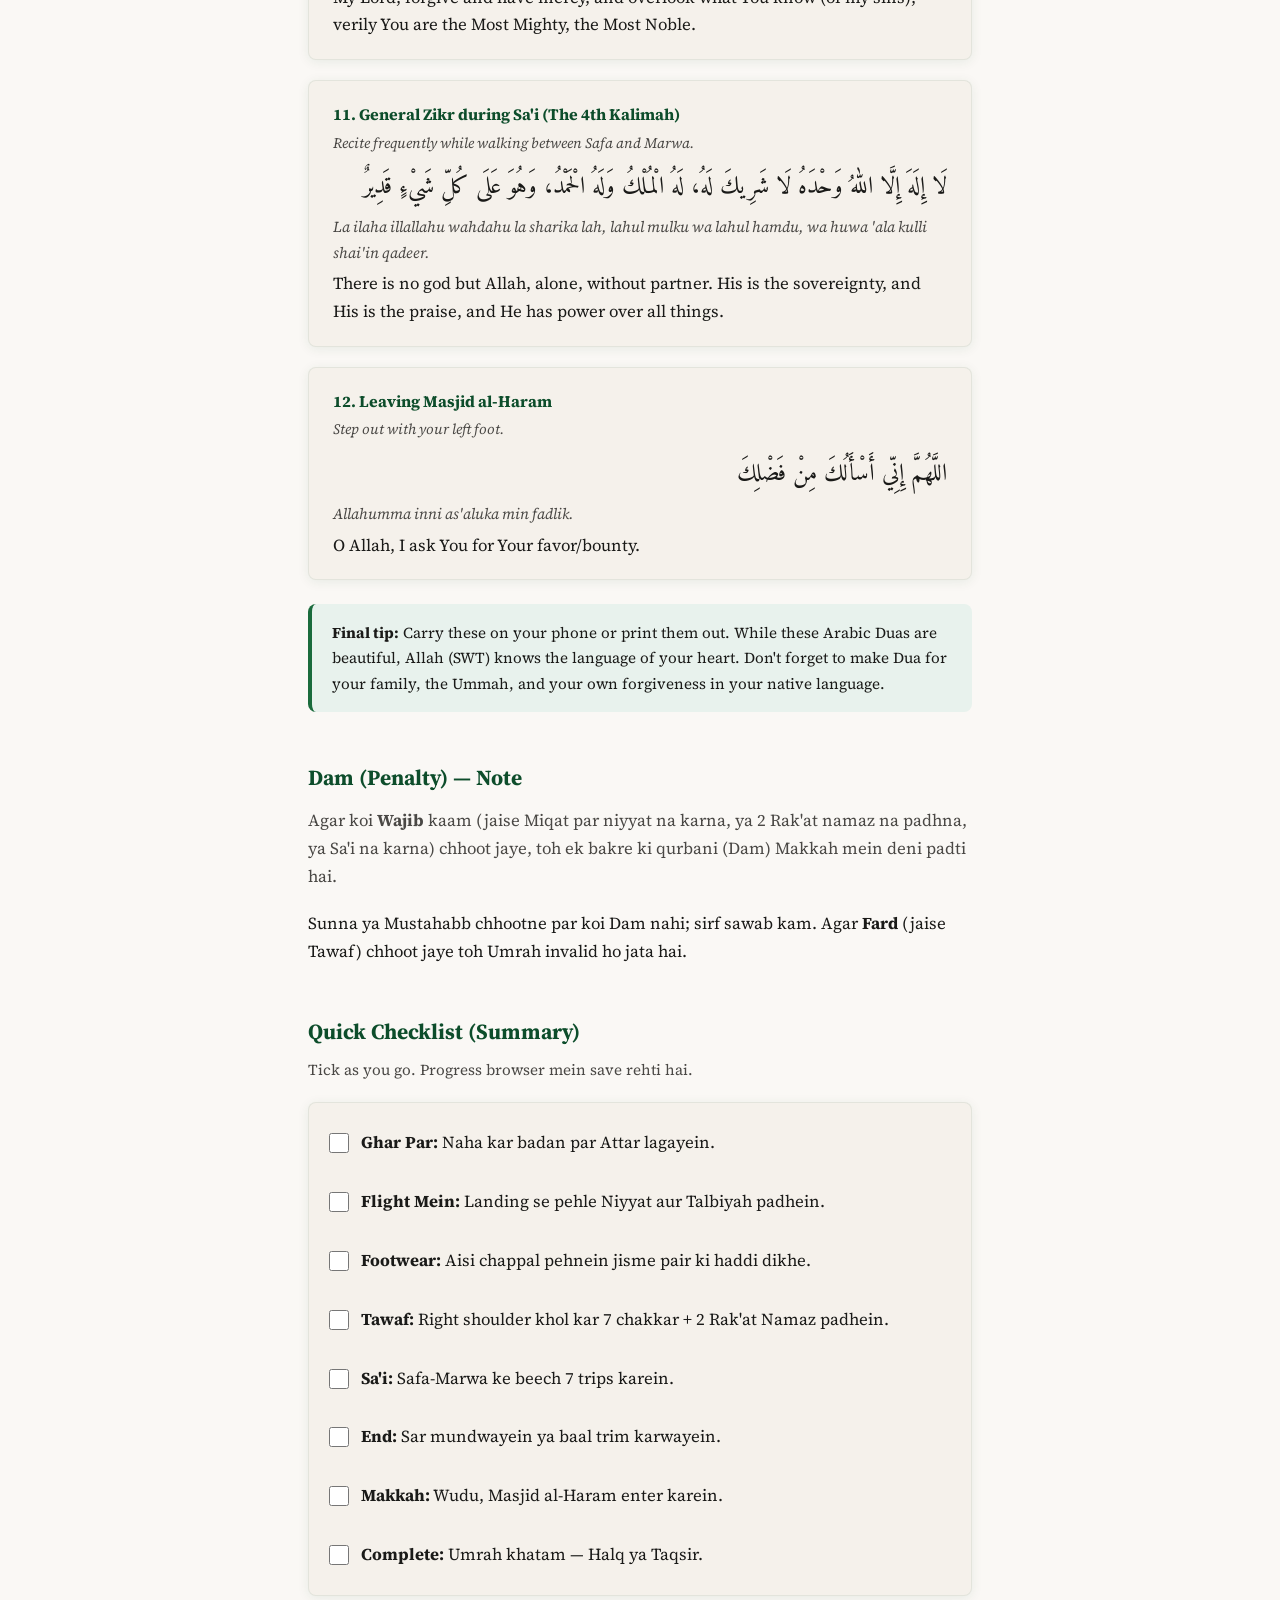
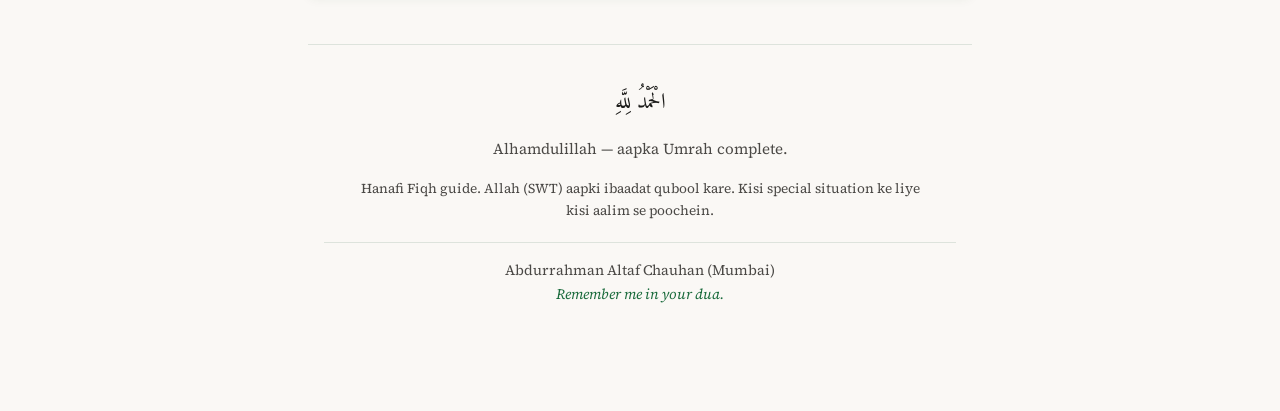
<file: hinglish.html>
<!DOCTYPE html>
<html lang="hi">
<head>
  <meta charset="UTF-8">
  <meta name="viewport" content="width=device-width, initial-scale=1.0">
  <title>Umrah Guide — Hinglish | Hanafi Pathway | Mumbai to Makkah</title>
  <link rel="stylesheet" href="styles.css">
  <link rel="preconnect" href="https://fonts.googleapis.com">
  <link rel="preconnect" href="https://fonts.gstatic.com" crossorigin>
  <link href="https://fonts.googleapis.com/css2?family=Amiri:wght@400;700&family=Source+Serif+4:ital,wght@0,400;0,600;0,700;1,400&display=swap" rel="stylesheet">
</head>
<body data-lang="hinglish">
  <header class="header">
    <div class="header-inner">
      <p class="bismillah" lang="ar">بِسْمِ اللَّهِ الرَّحْمَٰنِ الرَّحِيمِ</p>
      <p class="subtitle">Alhamdulillahi Rabbil 'Alamin, wa-ssalatu wa-ssalamu 'ala Rasulihil Kareem.</p>
      <h1>Umrah Guide</h1>
      <p class="tagline">Mumbai se Makkah — Hanafi Fiqh: Fard, Wajib, Sunnah & Mustahabb</p>
      <a href="index.html" class="lang-switch">Change language</a>
    </div>
  </header>

  <nav class="nav">
    <a href="#phase1">Phase 1</a>
    <a href="#phase2">Phase 2</a>
    <a href="#phase3">Phase 3</a>
    <a href="#phase4">Phase 4</a>
    <a href="#phase5">Phase 5</a>
    <a href="#phase6">Phase 6</a>
    <a href="#phase7">Phase 7</a>
    <a href="#duas">Duas</a>
    <a href="#dam">Dam</a>
    <a href="#checklist">Checklist</a>
  </nav>

  <main class="main">
    <section id="intro" class="section intro">
      <p class="intro-text">Mumbai se Makkah tak ka ye safar Hanafi Fiqh ke mutabiq hai. Is guide mein <strong>Fard</strong> (compulsory), <strong>Wajib</strong> (chhootne par Dam), <strong>Sunnah</strong> aur <strong>Mustahabb</strong> (recommended) ka farq diya gaya hai.</p>
    </section>

    <section id="phase1" class="section phase">
      <h2><span class="phase-num">1</span> Preparation (Mumbai Mein)</h2>
      <p class="phase-desc">Safar shuru karne se pehle ye kaam ghar par hi kar lene chahiye.</p>
      <ul class="rulings">
        <li><strong>Ihram ka Kapda:</strong> Mardon (men) ke liye niche <strong>Towel</strong> wala kapda (Izar) aur upar <strong>Cotton ya Linen</strong> ki chaadar (Rida) sabse best rehti hai.</li>
        <li><strong>Video Links (How to wear Ihram):</strong>
          <ul class="video-links">
            <li><strong>English:</strong> <a href="https://youtu.be/p3SgrvVjQ10" target="_blank" rel="noopener">youtu.be/p3SgrvVjQ10</a></li>
            <li><strong>Hindi/Urdu:</strong> <a href="https://youtu.be/BgygBjDEkBg" target="_blank" rel="noopener">youtu.be/BgygBjDEkBg</a></li>
            <li><strong>Hinglish:</strong> <a href="https://youtu.be/IXmnpxcbHH0" target="_blank" rel="noopener">youtu.be/IXmnpxcbHH0</a></li>
          </ul>
        </li>
        <li><span class="badge mustahabb">Mustahabb</span> Nakhun (nails) kaatna, ghair-zaruri baal saaf karna aur moonchh (mustache) trim karna.</li>
        <li><span class="badge sunnah">Sunnah</span> Ihram ki niyyat se nahaana (Ghusl). (Agar koi khatoon periods mein hain, toh wo bhi safai ke liye naha sakti hain).</li>
        <li><span class="badge mustahabb">Mustahabb</span> Niyyat karne se pehle badan par (sir aur dadhi par) accha Attar lagana. Yaad rakhein: Ihram ki chaadron par perfume nahi lagana, sirf apne jism par lagayein.</li>
        <li><span class="badge sunnah">Sunnah</span> Ghar se nikalte waqt 2 Rak'at Nafl namaz padhna.</li>
        <li><strong>Important Rules:</strong> Agar bache saath hain, toh unki Niyyah unke Parents karenge. Agar ladies impure (periods) state mein hain, toh wo sirf Ghusl karein aur Ihram pehnein, lekin <strong>2 Rak'at namaz na padhein</strong>. Wo hotel mein wait karein aur paak hone ke baad hi Umrah karein.</li>
      </ul>
    </section>

    <section id="phase2" class="section phase">
      <h2><span class="phase-num">2</span> Miqat aur Niyyah (Flight Mein)</h2>
      <p class="phase-desc">Mumbai se Jeddah ki flight mein "Yalamlam" (Miqat) landing se takreeban 30 mins pehle aata hai.</p>
      <ul class="rulings">
        <li>Ihram ki 2 bina sili chaadre (unstitched cloths) aap Mumbai airport par ya flight mein shuru mein hi pehen lein.</li>
        <li><span class="badge fard">Fard</span> Sirf kapde pehenne se Ihram shuru nahi hota. Jab Miqat aane wala ho (airline announce karti hai), tab <strong>Niyyat + Talbiyah</strong> dono zaruri hain.</li>
        <li><strong>Warning:</strong> Airport par board karte waqt Talbiyah <strong>bilkul na padhein</strong>, warna sari paabandiyan wahin se shuru ho jayengi.</li>
        <li><strong>Sone se pehle Niyyah:</strong> Flight mein aksar khana khane ke baad log so jate hain. Behtar hai ki <strong>aap sone se pehle hi Niyyat aur Talbiyah padh lein</strong>, kyunki agar neend mein Miqat nikal gaya toh 'Dam' (penalty) dena padega.</li>
        <li><strong>Talbiyah ki Awaaz:</strong> Mard (men) thodi <strong>buland (loud) awaaz</strong> mein Talbiyah padhein, aur ladies itni halki awaaz mein ki sirf wo khud sun sakein.</li>
      </ul>
      <div class="card arabic-block">
        <h3>Niyyah (Arabic)</h3>
        <p class="arabic" lang="ar">اللَّهُمَّ إِنِّي أُرِيدُ الْعُمْرَةَ فَيَسِّرْهَا لِي وَتَقَبَّلْهَا مِنِّي</p>
        <p class="translation">O Allah, I intend Umrah, make it easy for me and accept it from me.</p>
      </div>
      <div class="card arabic-block">
        <h3>Talbiyah (Arabic)</h3>
        <p class="arabic" lang="ar">لَبَّيْكَ اللَّهُمَّ لَبَّيْكَ، لَبَّيْكَ لاَ شَرِيكَ لَكَ لَبَّيْكَ، إِنَّ الْحَمْدَ، وَالنِّعْمَةَ، لَكَ وَالْمُلْكَ، لاَ شَرِيكَ لَكَ</p>
        <p class="translation">Labbayk Allahumma labbayk — Here I am, O Allah, You have no partner...</p>
      </div>
    </section>

    <section id="phase3" class="section phase">
      <h2><span class="phase-num">3</span> Ihram ki 8 Paabandiyan (Strict Rules)</h2>
      <p class="phase-desc">Niyyat karte hi ye 8 paabandiyan lagu ho jati hain.</p>
      <ol class="rulings rulings-num">
        <li><strong>Sar aur Chehra:</strong> Mardon ke liye sar aur chehra dhakna mana hai. Ladies ke liye chehra khula hona chahiye, kapda skin ko touch na kare (wo cap wala naqab use kar sakti hain). Ladies jewellery pehen sakti hain.</li>
        <li><strong>Perfume:</strong> Dono ke liye khushbu, attar ya scented soap mana hai.</li>
        <li><strong>Baal aur Nakhun:</strong> Body ke kisi bhi part ke baal todna/kaatna ya nakhun kaatna mana hai.</li>
        <li><strong>Stitched Clothes:</strong> Mardon ke liye koi bhi sila hua kapda (underwear, shirt etc.) mana hai. Ladies normal sile hue kapde pehen sakti hain.</li>
        <li><strong>Marital Activity:</strong> Miyan-biwi ka koi bhi aisi activity ya baat-cheet mana hai.</li>
        <li><strong>Footwear:</strong> Mardon ko aisi chappal pehenni hai jisme pair ke upar ki <strong>haddi (instep bone)</strong> khuli rahe. Band joote mana hain.</li>
        <li><strong>Greenery:</strong> Haram ki boundary mein ghaas, patti ya phool todna mana hai.</li>
        <li><strong>Shikar:</strong> Kisi bhi janwar ka shikar ya usko marna (yahan tak ki sar ki joon ya kida) mana hai.</li>
      </ol>
    </section>

    <section id="phase4" class="section phase">
      <h2><span class="phase-num">4</span> Makkah aur Haram mein Entry</h2>
      <ul class="rulings">
        <li><strong>Hudood-e-Haram:</strong> Jab aap boundary par 'Rehal' wala gate dekhein, toh ye Dua padhein: <em>"Allahumma hadha haramuka wa amnuka faharrim lahmi wa dami 'alan-nar."</em></li>
        <li><strong>Rest:</strong> Makkah pahunch kar pehle hotel jana aur <strong>aaraam (rest) karna</strong> bilkul sahi hai taaki aap fresh ho kar Umrah karein.</li>
        <li><strong>Masjid Entry:</strong> Seedha pair andar rakhein aur ye Dua padhein: <em>"Allahummaf-tah li abwaba rahmatik."</em></li>
        <li><strong>Pehli Nazar:</strong> Kaaba par pehli nazar padte hi Dua qubool hoti hai.</li>
        <li><strong>Tip:</strong> Nazar niche rakh kar andar jayein. Ek side mein aisi jagah khade hon jahan bheed na ho aur aap der tak Dua kar sakein. Phir Kaaba dekh kar apni saari haajatein maangein.</li>
        <li><strong>Stop Talbiyah:</strong> Kaaba dekhne ke baad aur Tawaf shuru karne se pehle <strong>Talbiyah padhna band kar dein.</strong></li>
      </ul>
    </section>

    <section id="phase5" class="section phase">
      <h2><span class="phase-num">5</span> Tawaf (Kaaba ke chakkar)</h2>
      <p class="phase-desc">Masjid-al-Haram pahunch kar Wudu karein aur Tawaf shuru karein.</p>
      <ul class="rulings">
        <li><span class="badge sunnah">Sunnah</span> <strong>Idtiba (Men):</strong> Tawaf ke 7 rounds mein right shoulder khula rakhein (chadar baghal ke niche se nikal kar).</li>
        <li><strong>Niyyah:</strong> Hajar-al-Aswad ki line se thoda pehle khade hon ki Kaaba samne ho. Niyyah karein: <em>"Allahumma inni uridu tawafa baytikal haram fayas-sirhu li wa taqabbalha minni."</em></li>
        <li><span class="badge sunnah">Sunnah</span> <strong>Istilam:</strong> Line par aayein, 'Bismillahi Allahu Akbar' kahein aur dono hatheliyon se ishara karke unhe choom lein (<strong>awaz na nikalein</strong>).</li>
        <li><span class="badge fard">Fard</span> 7 counter-clockwise chakkar.</li>
        <li><span class="badge sunnah">Sunnah</span> <strong>Raml (men):</strong> Pehle <strong>3 rounds</strong> mein thoda akad kar, kandhe hila kar aur tez qadmon se chalein. Baaki 4 rounds normal chalein.</li>
        <li><strong>Gaze (Nazar):</strong> Chalte waqt nazar niche (pairon ki taraf) rakhein. Kaaba ko ghurna ya idhar-udhar dekhna <strong>Makruh-e-Tanzihi</strong> hai.</li>
        <li><strong>Rules:</strong> Agar Tawaf ke beech Namaz shuru ho jaye ya Wudu toot jaye, toh wahin ruk jayein. Namaz ya Wudu ke baad bilkul usi jagah se continue karein jahan choda tha.</li>
      </ul>
    </section>

    <section id="phase6" class="section phase">
      <h2><span class="phase-num">6</span> Post-Tawaf aur Zamzam</h2>
      <ul class="rulings">
        <li><strong>Shoulder:</strong> Tawaf ke baad kandha dhak lein.</li>
        <li><span class="badge wajib">Wajib</span> <strong>2 Rak'at Namaz:</strong> Ye Wajib hai. Maqam-e-Ibrahim ke peeche ya haram mein kahin bhi padhein.</li>
        <li><span class="badge mustahabb">Mustahabb</span> <strong>Zamzam:</strong> Kaaba ki taraf munh karke <strong>pet bhar kar (full stomach)</strong> piyein aur ye Dua padhein: <em>"Allahumma inni as'aluka 'ilman nafi'an..."</em></li>
        <li><strong>IMP (9th Istilam):</strong> Sa'i ke liye jane se pehle dobara Hajar-al-Aswad ki line par ja kar ek aur baar <strong>Istilam karna Sunnah hai.</strong></li>
      </ul>
    </section>

    <section id="phase7" class="section phase">
      <h2><span class="phase-num">7</span> Sa'i (Safa aur Marwa)</h2>
      <ul class="rulings">
        <li><strong>Safa Pahadi:</strong> Itni height par chadein jahan se Kaaba dikhe.</li>
        <li><strong>Niyyah:</strong> <em>"Allahumma inni uridus-sa'ya... fayas-sirhu li wa taqabbalha minni."</em></li>
        <li><strong>Zikr:</strong> Chalte waqt <strong>4th Kalma</strong> aur ye Dua padhein: <em>"Rabbighfir warham, wa tajaawaz 'amma ta'lam, innaka antal a'azzul akram."</em></li>
        <li><strong>Dua:</strong> Safa aur Marwa dono pahadiyon par har chakkar mein haath utha kar Dua karein.</li>
        <li><strong>Masle:</strong> Sa'i hamesha Tawaf ke baad hoti hai. Agar thak jayein toh break le sakte hain, lekin ek baar mein khatam karna behtar hai.</li>
        <li><span class="badge wajib">Wajib</span> <strong>Halq/Taqsir:</strong> Mardon ke liye pura sar mundwana (Halq) best hai, warna kam se kam <strong>1/4th (one-quarter)</strong> sar ke baal 1 inch katwayein. Ladies sirf 1 inch baal niche se katwaein.</li>
      </ul>
    </section>

    <section id="duas" class="section duas-section">
      <h2>All Duas in One Place</h2>
      <p class="section-intro intro-text">Performing Umrah is a deeply spiritual experience, and the "tongue of the believer" is the greatest tool during this journey. In Hanafi Fiqh there are specific Duas from the Sunnah; you are also encouraged to ask for your personal needs in your own language.</p>

      <div class="dua-item">
        <h3>1. Niyyah for Umrah (At the time of Ihram)</h3>
        <p class="dua-context">Recite when you are ready to enter Ihram before the Miqat.</p>
        <p class="arabic" lang="ar">اللَّهُمَّ إِنِّي أُرِيدُ الْعُمْرَةَ فَيَسِّرْهَا لِي وَتَقَبَّلْهَا مِنِّي</p>
        <p class="translit">Allahumma inni uridu al-'umrata fa-yassirha li wa taqabbalha minni.</p>
        <p class="translation">O Allah, I intend to perform Umrah, so make it easy for me and accept it from me.</p>
      </div>

      <div class="dua-item">
        <h3>2. The Talbiyah (The Anthem of the Pilgrim)</h3>
        <p class="dua-context">Recite constantly after Niyyah until you reach the Kaaba.</p>
        <p class="arabic" lang="ar">لَبَّيْكَ اللَّهُمَّ لَبَّيْكَ، لَبَّيْكَ لاَ شَرِيكَ لَكَ لَبَّيْكَ، إِنَّ الْحَمْدَ، وَالنِّعْمَةَ، لَكَ وَالْمُلْكَ، لاَ شَرِيكَ لَكَ</p>
        <p class="translit">Labbayk Allahumma labbayk, labbayka la sharika laka labbayk. Innal hamda, wan-ni'mata, laka wal mulk, la sharika lak.</p>
        <p class="translation">Here I am, O Allah, here I am. Here I am, You have no partner, here I am. Verily all praise and blessings are Yours, and all sovereignty, You have no partner.</p>
      </div>

      <div class="dua-item">
        <h3>3. Entering the Haram / Makkah Boundary</h3>
        <p class="dua-context">Recite when you see the "Rehal" boundary markers.</p>
        <p class="arabic" lang="ar">اللَّهُمَّ هَذَا حَرَمُكَ وَأَمْنُكَ فَحَرِّمْ لَحْمِي وَدَمِي عَلَى النَّارِ</p>
        <p class="translit">Allahumma hadha haramuka wa amnuka faharrim lahmi wa dami 'alan-nar.</p>
        <p class="translation">O Allah, this is Your sanctuary and security, so make my flesh and blood forbidden to the Fire.</p>
      </div>

      <div class="dua-item">
        <h3>4. Entering Masjid al-Haram</h3>
        <p class="dua-context">Step in with your right foot.</p>
        <p class="arabic" lang="ar">بِسْمِ اللهِ وَالصَّلَاةُ وَالسَّلَامُ عَلَى رَسُولِ اللهِ، اللَّهُمَّ افْتَحْ لِي أَبْوَابَ رَحْمَتِكَ</p>
        <p class="translit">Bismillahi was-salatu was-salamu 'ala rasulillahi, Allahummaf-tah li abwaba rahmatik.</p>
        <p class="translation">In the name of Allah, peace and blessings be upon the Messenger of Allah. O Allah, open the doors of Your mercy for me.</p>
      </div>

      <div class="dua-item">
        <h3>5. At the First Sight of the Kaaba</h3>
        <p class="dua-context">There is no fixed wording; it is Sunnah to say the following, then make your personal Duas (they are accepted at this moment).</p>
        <p class="arabic" lang="ar">اللهُ أَكْبَرُ، لَا إِلَهَ إِلَّا اللهُ</p>
        <p class="translit">Allahu Akbar, La ilaha illallah.</p>
        <p class="translation">Allah is Great, there is no god but Allah. (Follow with your personal heartfelt Duas.)</p>
      </div>

      <div class="dua-item">
        <h3>6. Starting Tawaf (At the Black Stone)</h3>
        <p class="dua-context">Recite at the Green Light line during Istilam.</p>
        <p class="arabic" lang="ar">بِسْمِ اللهِ، اللهُ أَكْبَرُ</p>
        <p class="translit">Bismillahi, Allahu Akbar.</p>
        <p class="translation">In the name of Allah, Allah is Great.</p>
      </div>

      <div class="dua-item">
        <h3>7. Between the Yemeni Corner and the Black Stone</h3>
        <p class="dua-context">Recite during the last part of every circuit of Tawaf.</p>
        <p class="arabic" lang="ar">رَبَّنَا آتِنَا فِي الدُّنْيَا حَسَنَةً وَفِي الْآخِرَةِ حَسَنَةً وَقِنَا عَذَابَ النَّارِ</p>
        <p class="translit">Rabbana atina fid-dunya hasanatan wa fil-akhirati hasanatan wa qina 'adhaban-nar.</p>
        <p class="translation">Our Lord, give us good in this world and good in the Hereafter, and protect us from the punishment of the Fire.</p>
      </div>

      <div class="dua-item">
        <h3>8. After Drinking Zamzam</h3>
        <p class="dua-context">Face the Kaaba and drink.</p>
        <p class="arabic" lang="ar">اللَّهُمَّ إِنِّي أَسْأَلُكَ عِلْمًا نَافِعًا، وَرِزْقًا وَاسِعًا، وَشِفَاءً مِنْ كُلِّ دَاءٍ</p>
        <p class="translit">Allahumma inni as'aluka 'ilman nafi'an, wa rizqan wasi'an, wa shifa'an min kulli da'.</p>
        <p class="translation">O Allah, I ask You for beneficial knowledge, abundant provision, and a cure from every illness.</p>
      </div>

      <div class="dua-item">
        <h3>9. Niyyah for Sa'i (At Mount Safa)</h3>
        <p class="arabic" lang="ar">اللَّهُمَّ إِنِّي أُرِيدُ السَّعْيَ بَيْنَ الصَّفَا وَالْمَرْوَةِ سَبْعَةَ أَشْوَاطٍ لِلَّهِ تَعَالَى فَيَسِّرْهُ لِي وَتَقَبَّلْهُ مِنِّي</p>
        <p class="translit">Allahumma inni uridus-sa'ya baynas-safa wal marwati sab'ata ashwatin lillahi ta'ala fayas-sirhu li wa taqabbalhu minni.</p>
        <p class="translation">O Allah, I intend to perform seven rounds of Sa'i between Safa and Marwa for Your sake, so make it easy for me and accept it from me.</p>
      </div>

      <div class="dua-item">
        <h3>10. During the Walk of Sa'i (Especially between Green Lights)</h3>
        <p class="arabic" lang="ar">رَبِّ اغْفِرْ وَارْحَمْ، وَتَجَاوَزْ عَمَّا تَعْلَمْ، إِنَّكَ أَنْتَ الْأَعَزُّ الْأَكْرَمُ</p>
        <p class="translit">Rabbighfir warham, wa tajaawaz 'amma ta'lam, innaka antal a'azzul akram.</p>
        <p class="translation">My Lord, forgive and have mercy, and overlook what You know (of my sins); verily You are the Most Mighty, the Most Noble.</p>
      </div>

      <div class="dua-item">
        <h3>11. General Zikr during Sa'i (The 4th Kalimah)</h3>
        <p class="dua-context">Recite frequently while walking between Safa and Marwa.</p>
        <p class="arabic" lang="ar">لَا إِلَهَ إِلَّا اللهُ وَحْدَهُ لَا شَرِيكَ لَهُ، لَهُ الْمُلْكُ وَلَهُ الْحَمْدُ، وَهُوَ عَلَى كُلِّ شَيْءٍ قَدِيرٌ</p>
        <p class="translit">La ilaha illallahu wahdahu la sharika lah, lahul mulku wa lahul hamdu, wa huwa 'ala kulli shai'in qadeer.</p>
        <p class="translation">There is no god but Allah, alone, without partner. His is the sovereignty, and His is the praise, and He has power over all things.</p>
      </div>

      <div class="dua-item">
        <h3>12. Leaving Masjid al-Haram</h3>
        <p class="dua-context">Step out with your left foot.</p>
        <p class="arabic" lang="ar">اللَّهُمَّ إِنِّي أَسْأَلُكَ مِنْ فَضْلِكَ</p>
        <p class="translit">Allahumma inni as'aluka min fadlik.</p>
        <p class="translation">O Allah, I ask You for Your favor/bounty.</p>
      </div>

      <p class="duas-tip"><strong>Final tip:</strong> Carry these on your phone or print them out. While these Arabic Duas are beautiful, Allah (SWT) knows the language of your heart. Don't forget to make Dua for your family, the Ummah, and your own forgiveness in your native language.</p>
    </section>

    <section id="dam" class="section phase dam">
      <h2>Dam (Penalty) — Note</h2>
      <p class="phase-desc">Agar koi <strong>Wajib</strong> kaam (jaise Miqat par niyyat na karna, ya 2 Rak'at namaz na padhna, ya Sa'i na karna) chhoot jaye, toh ek bakre ki qurbani (Dam) Makkah mein deni padti hai.</p>
      <p>Sunna ya Mustahabb chhootne par koi Dam nahi; sirf sawab kam. Agar <strong>Fard</strong> (jaise Tawaf) chhoot jaye toh Umrah invalid ho jata hai.</p>
    </section>

    <section id="checklist" class="section checklist-section">
      <h2>Quick Checklist (Summary)</h2>
      <p class="checklist-desc">Tick as you go. Progress browser mein save rehti hai.</p>
      <ul class="checklist" role="list">
        <li><label class="check-item"><input type="checkbox" data-step="1"><span><strong>Ghar Par:</strong> Naha kar badan par Attar lagayein.</span></label></li>
        <li><label class="check-item"><input type="checkbox" data-step="2"><span><strong>Flight Mein:</strong> Landing se pehle Niyyat aur Talbiyah padhein.</span></label></li>
        <li><label class="check-item"><input type="checkbox" data-step="3"><span><strong>Footwear:</strong> Aisi chappal pehnein jisme pair ki haddi dikhe.</span></label></li>
        <li><label class="check-item"><input type="checkbox" data-step="4"><span><strong>Tawaf:</strong> Right shoulder khol kar 7 chakkar + 2 Rak'at Namaz padhein.</span></label></li>
        <li><label class="check-item"><input type="checkbox" data-step="5"><span><strong>Sa'i:</strong> Safa-Marwa ke beech 7 trips karein.</span></label></li>
        <li><label class="check-item"><input type="checkbox" data-step="6"><span><strong>End:</strong> Sar mundwayein ya baal trim karwayein.</span></label></li>
        <li><label class="check-item"><input type="checkbox" data-step="7"><span><strong>Makkah:</strong> Wudu, Masjid al-Haram enter karein.</span></label></li>
        <li><label class="check-item"><input type="checkbox" data-step="8"><span><strong>Complete:</strong> Umrah khatam — Halq ya Taqsir.</span></label></li>
      </ul>
      <p class="completion-msg" id="completionMsg" aria-live="polite"></p>
    </section>

    <footer class="footer">
      <p class="arabic" lang="ar">الْحَمْدُ لِلَّهِ</p>
      <p>Alhamdulillah — aapka Umrah complete.</p>
      <p class="footer-note">Hanafi Fiqh guide. Allah (SWT) aapki ibaadat qubool kare. Kisi special situation ke liye kisi aalim se poochein.</p>
      <p class="footer-credit">Abdurrahman Altaf Chauhan (Mumbai)<br><em>Remember me in your dua.</em></p>
    </footer>
  </main>

  <script src="script.js"></script>
</body>
</html>
</file>
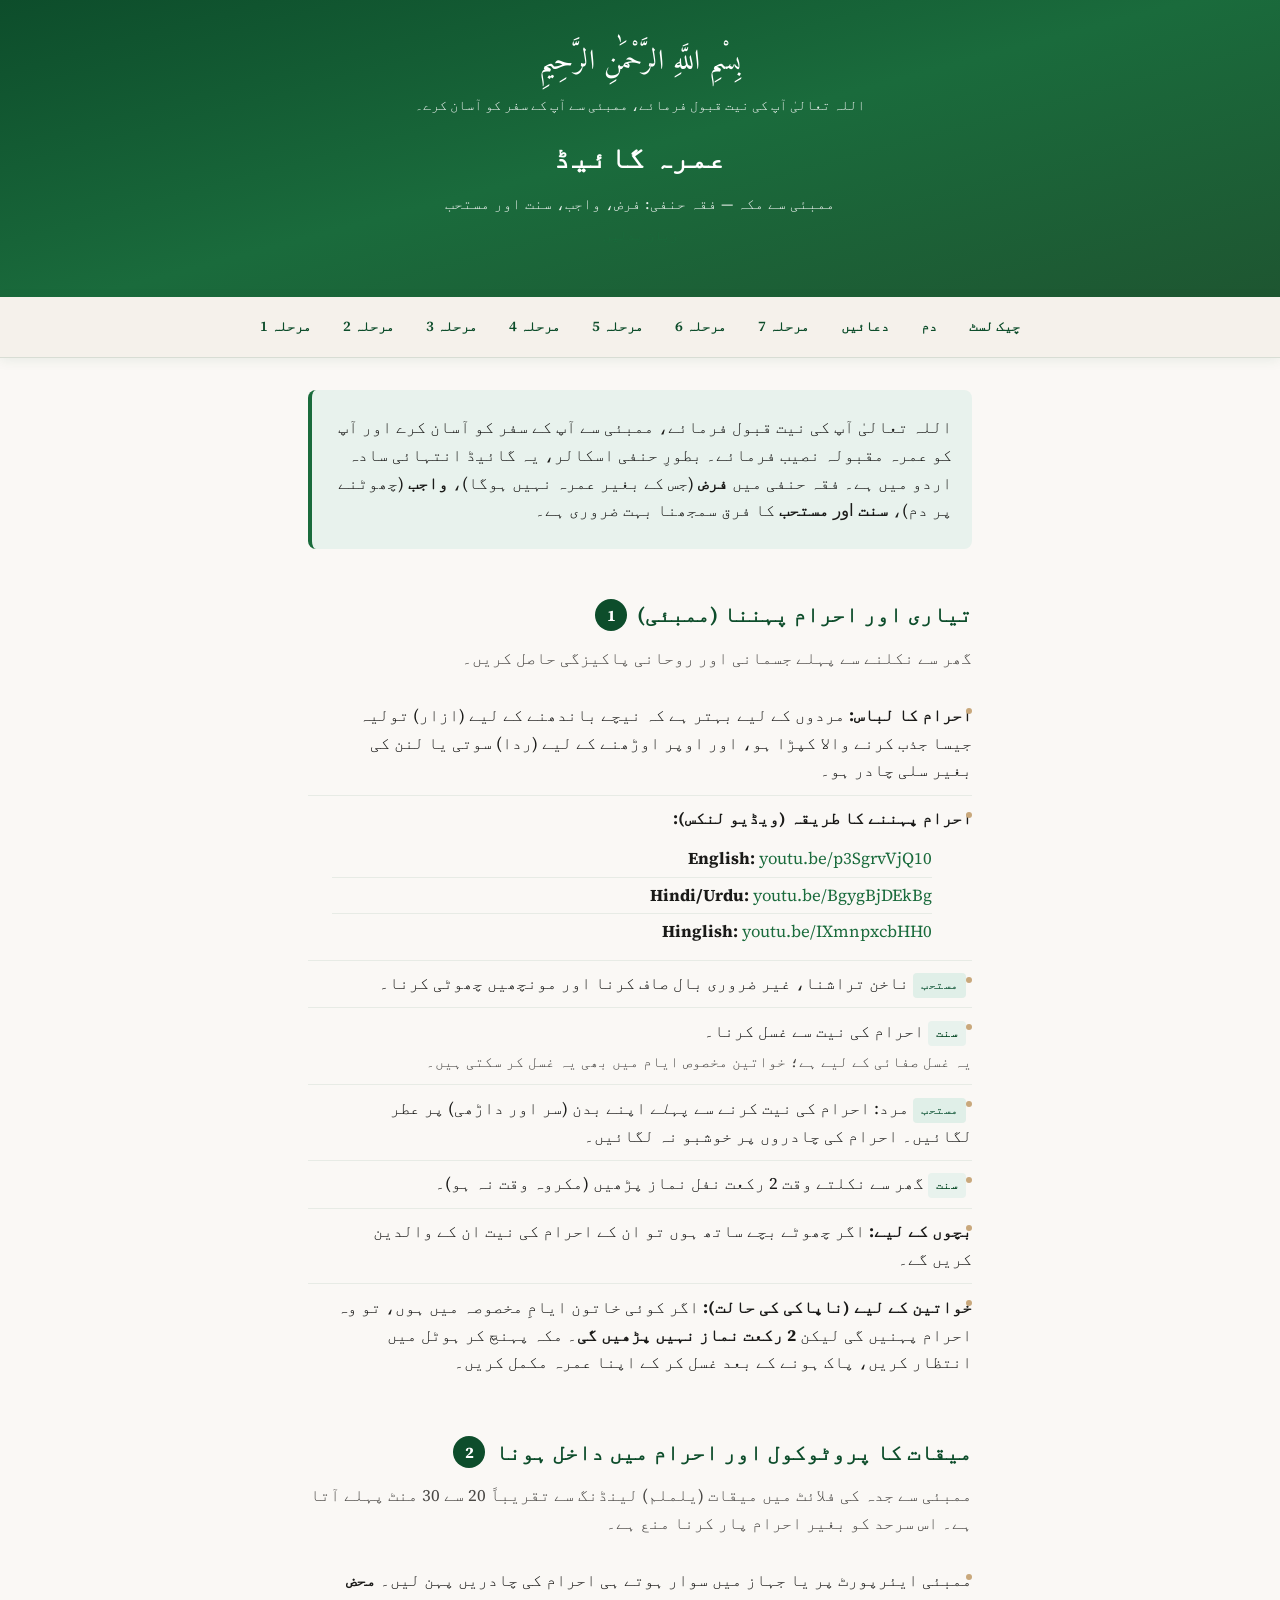
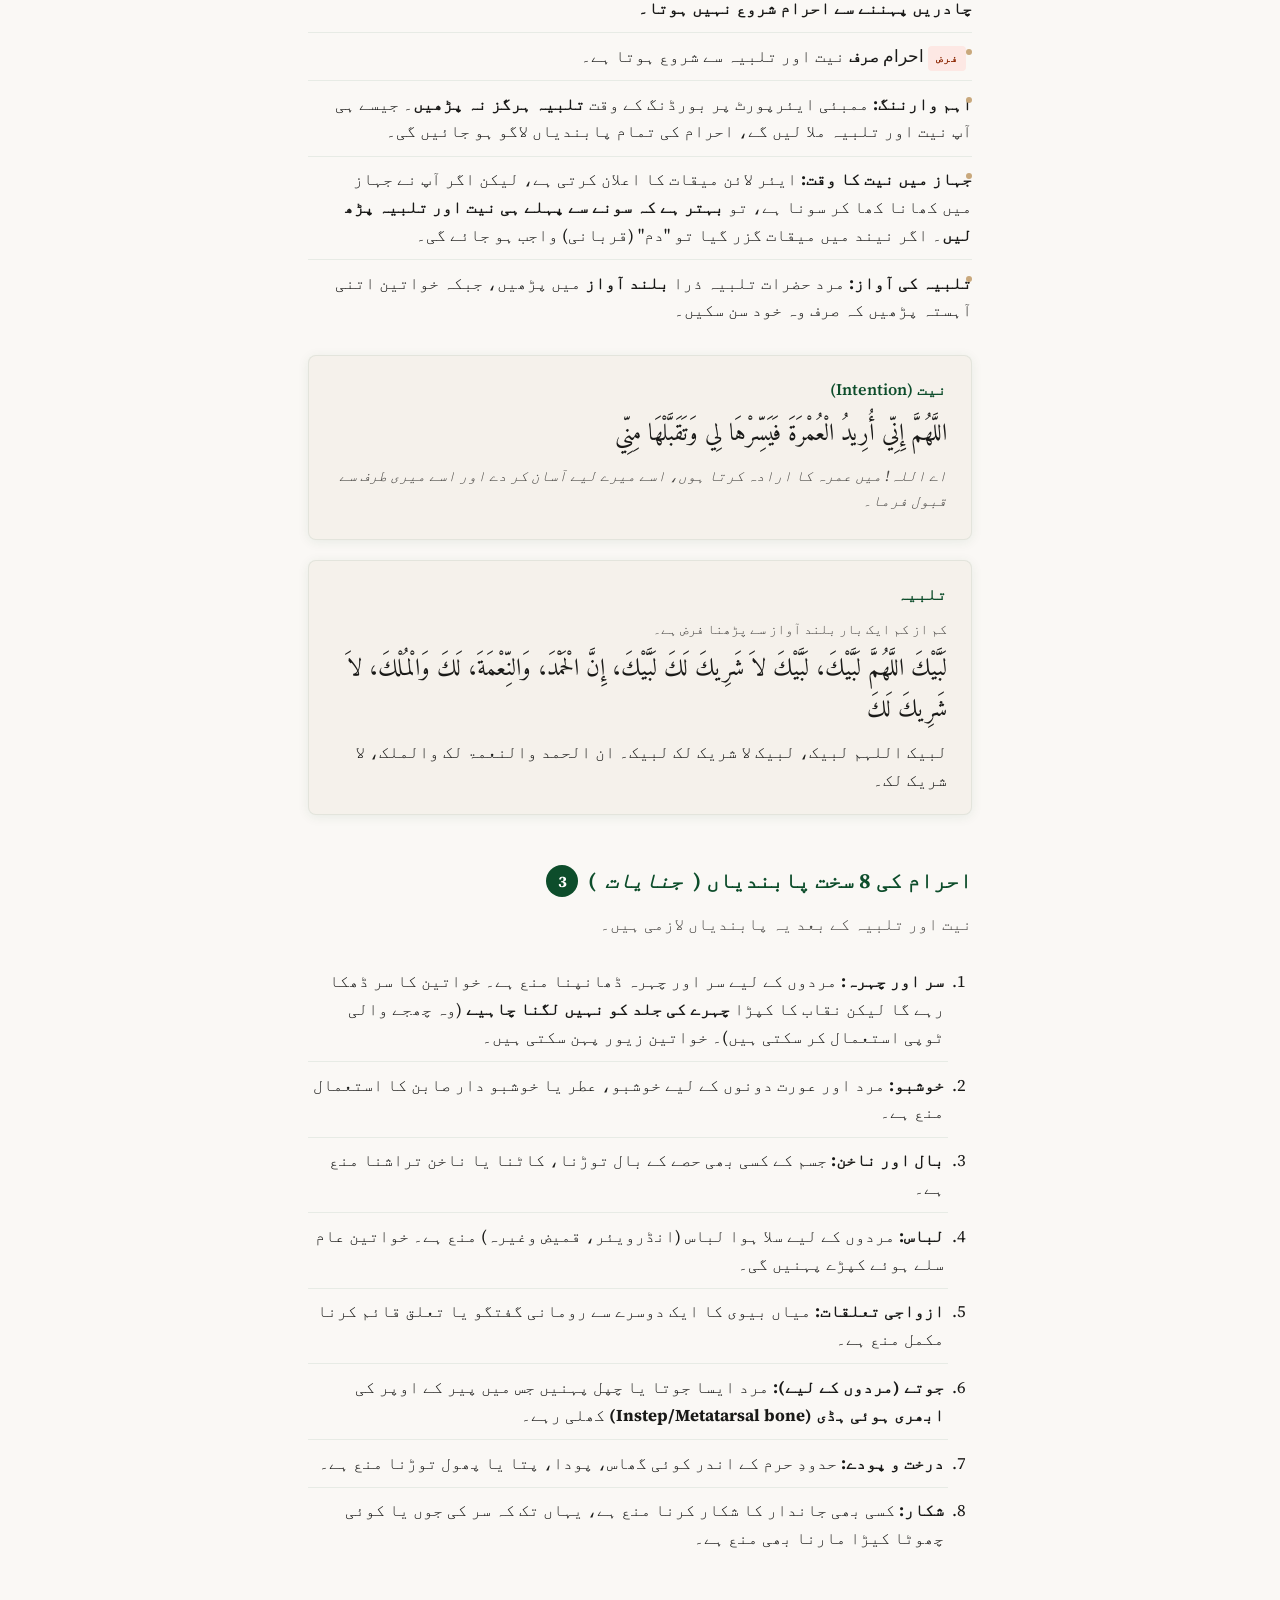
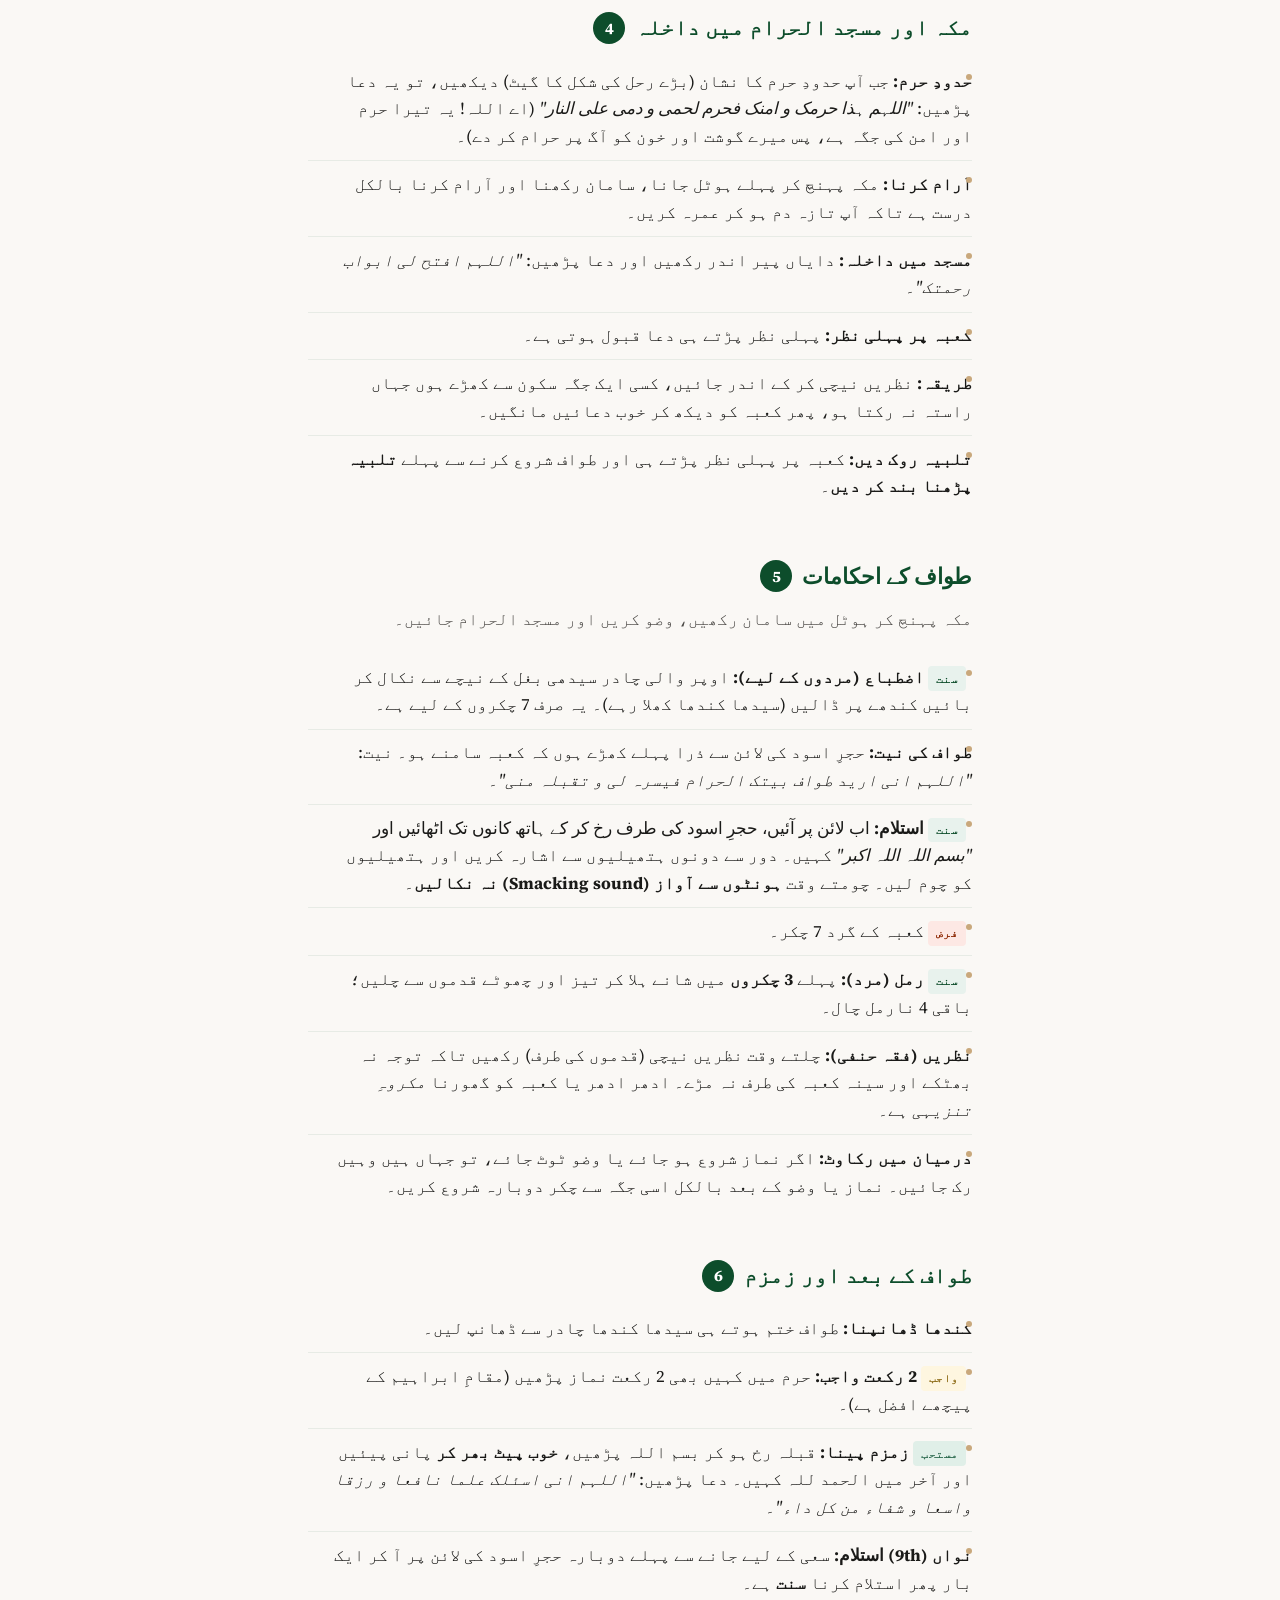
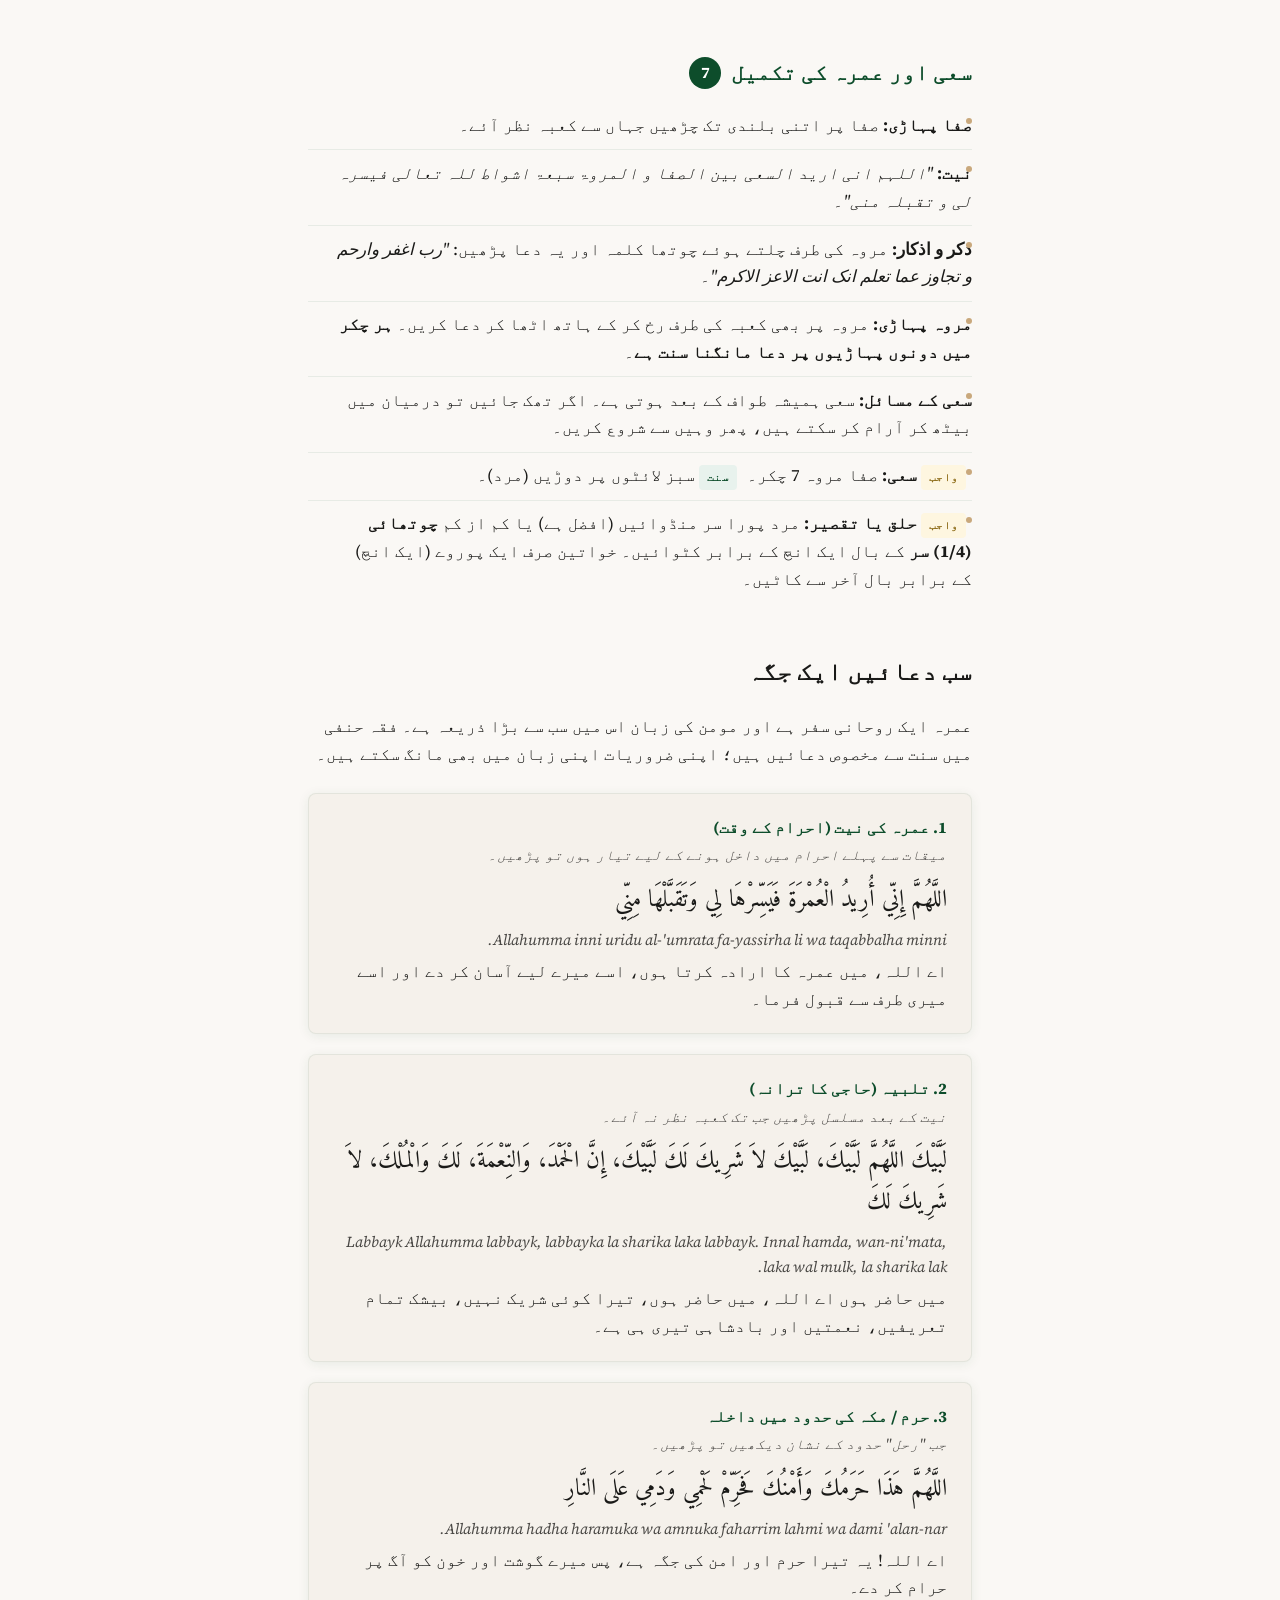
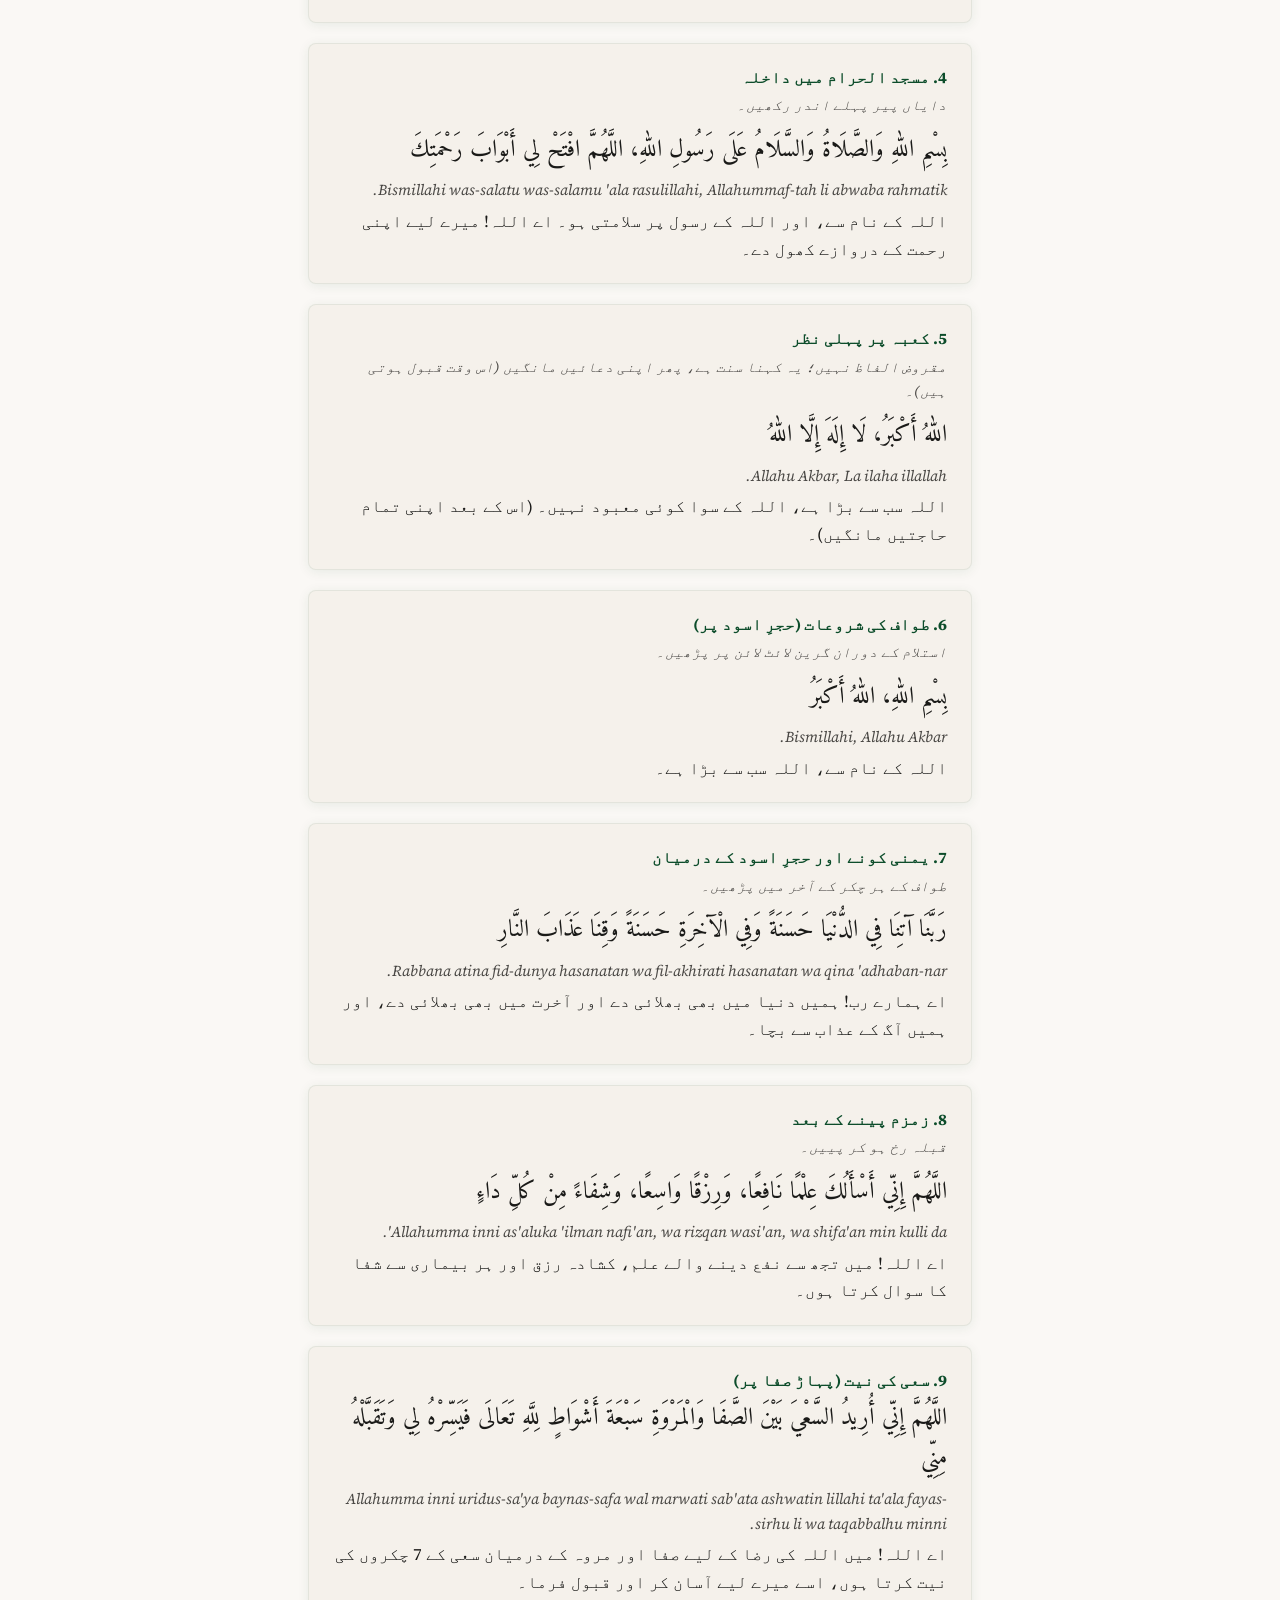
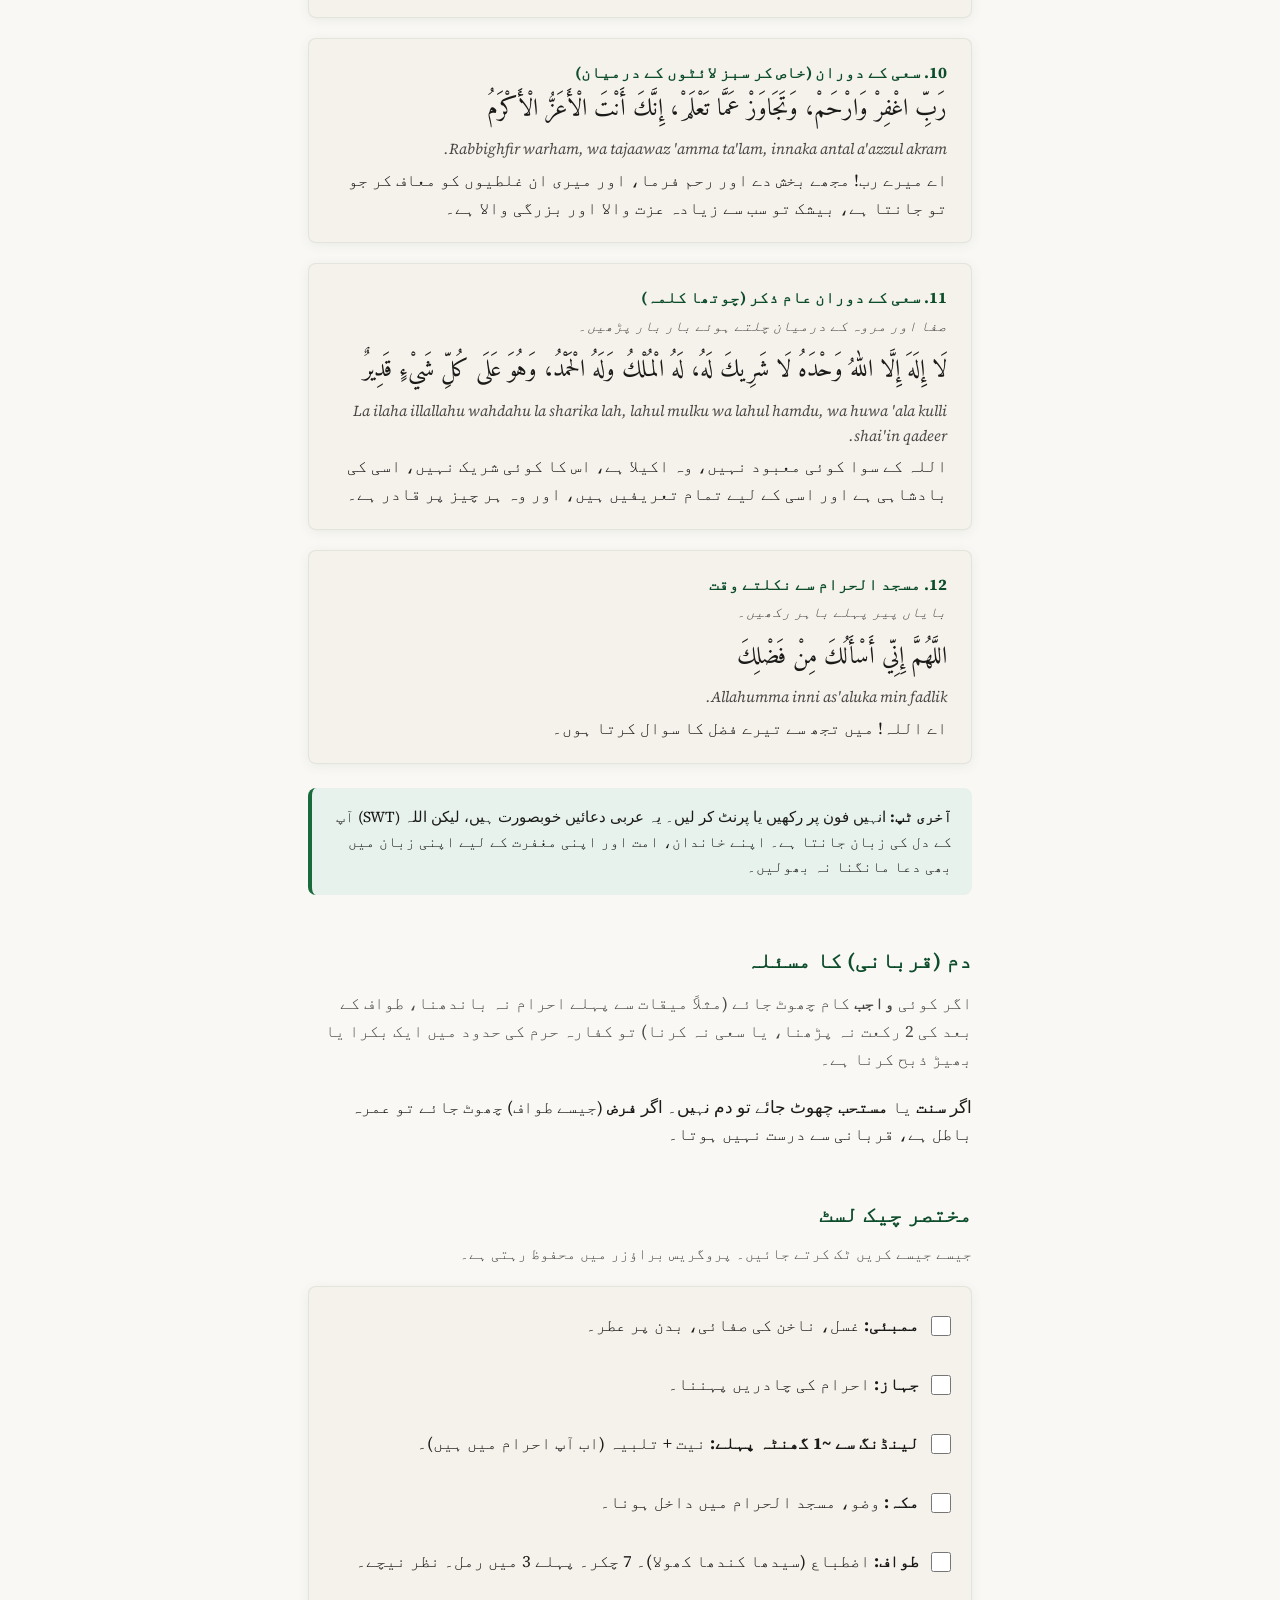
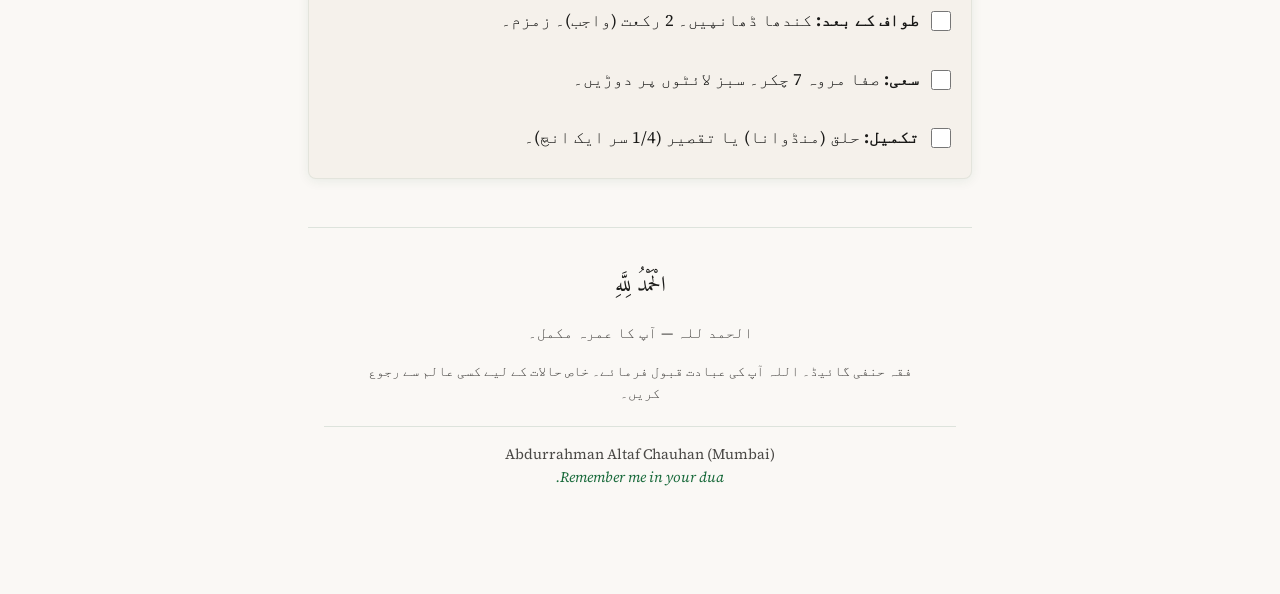
<file: ur.html>
<!DOCTYPE html>
<html lang="ur" dir="rtl">
<head>
  <meta charset="UTF-8">
  <meta name="viewport" content="width=device-width, initial-scale=1.0">
  <title>عمرہ گائیڈ — اردو | حنفی راستہ | ممبئی سے مکہ</title>
  <link rel="stylesheet" href="styles.css">
  <link rel="preconnect" href="https://fonts.googleapis.com">
  <link rel="preconnect" href="https://fonts.gstatic.com" crossorigin>
  <link href="https://fonts.googleapis.com/css2?family=Amiri:wght@400;700&family=Source+Serif+4:ital,wght@0,400;0,600;0,700&display=swap" rel="stylesheet">
</head>
<body data-lang="ur">
  <header class="header">
    <div class="header-inner">
      <p class="bismillah" lang="ar">بِسْمِ اللَّهِ الرَّحْمَٰنِ الرَّحِيمِ</p>
      <p class="subtitle">اللہ تعالیٰ آپ کی نیت قبول فرمائے، ممبئی سے آپ کے سفر کو آسان کرے۔</p>
      <h1>عمرہ گائیڈ</h1>
      <p class="tagline">ممبئی سے مکہ — فقہ حنفی: فرض، واجب، سنت اور مستحب</p>
      <a href="index.html" class="lang-switch">زبان بدلیں</a>
    </div>
  </header>

  <nav class="nav">
    <a href="#phase1">مرحلہ 1</a>
    <a href="#phase2">مرحلہ 2</a>
    <a href="#phase3">مرحلہ 3</a>
    <a href="#phase4">مرحلہ 4</a>
    <a href="#phase5">مرحلہ 5</a>
    <a href="#phase6">مرحلہ 6</a>
    <a href="#phase7">مرحلہ 7</a>
    <a href="#duas">دعائیں</a>
    <a href="#dam">دم</a>
    <a href="#checklist">چیک لسٹ</a>
  </nav>

  <main class="main">
    <section id="intro" class="section intro">
      <p class="intro-text">اللہ تعالیٰ آپ کی نیت قبول فرمائے، ممبئی سے آپ کے سفر کو آسان کرے اور آپ کو عمرہ مقبولہ نصیب فرمائے۔ بطورِ حنفی اسکالر، یہ گائیڈ انتہائی سادہ اردو میں ہے۔ فقہ حنفی میں <strong>فرض</strong> (جس کے بغیر عمرہ نہیں ہوگا)، <strong>واجب</strong> (چھوٹنے پر دم)، <strong>سنت</strong> اور <strong>مستحب</strong> کا فرق سمجھنا بہت ضروری ہے۔</p>
    </section>

    <section id="phase1" class="section phase">
      <h2><span class="phase-num">1</span> تیاری اور احرام پہننا (ممبئی)</h2>
      <p class="phase-desc">گھر سے نکلنے سے پہلے جسمانی اور روحانی پاکیزگی حاصل کریں۔</p>
      <ul class="rulings">
        <li><strong>احرام کا لباس:</strong> مردوں کے لیے بہتر ہے کہ نیچے باندھنے کے لیے (ازار) تولیہ جیسا جذب کرنے والا کپڑا ہو، اور اوپر اوڑھنے کے لیے (ردا) سوتی یا لنن کی بغیر سلی چادر ہو۔</li>
        <li><strong>احرام پہننے کا طریقہ (ویڈیو لنکس):</strong>
          <ul class="video-links">
            <li><strong>English:</strong> <a href="https://youtu.be/p3SgrvVjQ10" target="_blank" rel="noopener">youtu.be/p3SgrvVjQ10</a></li>
            <li><strong>Hindi/Urdu:</strong> <a href="https://youtu.be/BgygBjDEkBg" target="_blank" rel="noopener">youtu.be/BgygBjDEkBg</a></li>
            <li><strong>Hinglish:</strong> <a href="https://youtu.be/IXmnpxcbHH0" target="_blank" rel="noopener">youtu.be/IXmnpxcbHH0</a></li>
          </ul>
        </li>
        <li><span class="badge mustahabb">مستحب</span> ناخن تراشنا، غیر ضروری بال صاف کرنا اور مونچھیں چھوٹی کرنا۔</li>
        <li><span class="badge sunnah">سنت</span> احرام کی نیت سے غسل کرنا۔ <small>یہ غسل صفائی کے لیے ہے؛ خواتین مخصوص ایام میں بھی یہ غسل کر سکتی ہیں۔</small></li>
        <li><span class="badge mustahabb">مستحب</span> مرد: احرام کی نیت کرنے سے <em>پہلے</em> اپنے بدن (سر اور داڑھی) پر عطر لگائیں۔ احرام کی چادروں پر خوشبو نہ لگائیں۔</li>
        <li><span class="badge sunnah">سنت</span> گھر سے نکلتے وقت 2 رکعت نفل نماز پڑھیں (مکروہ وقت نہ ہو)۔</li>
        <li><strong>بچوں کے لیے:</strong> اگر چھوٹے بچے ساتھ ہوں تو ان کے احرام کی نیت ان کے والدین کریں گے۔</li>
        <li><strong>خواتین کے لیے (ناپاکی کی حالت):</strong> اگر کوئی خاتون ایامِ مخصوصہ میں ہوں، تو وہ احرام پہنیں گی لیکن <strong>2 رکعت نماز نہیں پڑھیں گی</strong>۔ مکہ پہنچ کر ہوٹل میں انتظار کریں، پاک ہونے کے بعد غسل کر کے اپنا عمرہ مکمل کریں۔</li>
      </ul>
    </section>

    <section id="phase2" class="section phase">
      <h2><span class="phase-num">2</span> میقات کا پروٹوکول اور احرام میں داخل ہونا</h2>
      <p class="phase-desc">ممبئی سے جدہ کی فلائٹ میں میقات (یلملم) لینڈنگ سے تقریباً 20 سے 30 منٹ پہلے آتا ہے۔ اس سرحد کو بغیر احرام پار کرنا منع ہے۔</p>
      <ul class="rulings">
        <li>ممبئی ایئرپورٹ پر یا جہاز میں سوار ہوتے ہی احرام کی چادریں پہن لیں۔ <strong>محض چادریں پہننے سے احرام شروع نہیں ہوتا۔</strong></li>
        <li><span class="badge fard">فرض</span> احرام <strong>صرف</strong> نیت اور تلبیہ سے شروع ہوتا ہے۔</li>
        <li><strong>اہم وارننگ:</strong> ممبئی ایئرپورٹ پر بورڈنگ کے وقت <strong>تلبیہ ہرگز نہ پڑھیں</strong>۔ جیسے ہی آپ نیت اور تلبیہ ملا لیں گے، احرام کی تمام پابندیاں لاگو ہو جائیں گی۔</li>
        <li><strong>جہاز میں نیت کا وقت:</strong> ایئر لائن میقات کا اعلان کرتی ہے، لیکن اگر آپ نے جہاز میں کھانا کھا کر سونا ہے، تو <strong>بہتر ہے کہ سونے سے پہلے ہی نیت اور تلبیہ پڑھ لیں</strong>۔ اگر نیند میں میقات گزر گیا تو "دم" (قربانی) واجب ہو جائے گی۔</li>
        <li><strong>تلبیہ کی آواز:</strong> مرد حضرات تلبیہ ذرا <strong>بلند آواز</strong> میں پڑھیں، جبکہ خواتین اتنی آہستہ پڑھیں کہ صرف وہ خود سن سکیں۔</li>
      </ul>
      <div class="card arabic-block">
        <h3>نیت (Intention)</h3>
        <p class="arabic" lang="ar">اللَّهُمَّ إِنِّي أُرِيدُ الْعُمْرَةَ فَيَسِّرْهَا لِي وَتَقَبَّلْهَا مِنِّي</p>
        <p class="translit">اے اللہ! میں عمرہ کا ارادہ کرتا ہوں، اسے میرے لیے آسان کر دے اور اسے میری طرف سے قبول فرما۔</p>
      </div>
      <div class="card arabic-block">
        <h3>تلبیہ</h3>
        <p class="note">کم از کم ایک بار بلند آواز سے پڑھنا فرض ہے۔</p>
        <p class="arabic" lang="ar">لَبَّيْكَ اللَّهُمَّ لَبَّيْكَ، لَبَّيْكَ لاَ شَرِيكَ لَكَ لَبَّيْكَ، إِنَّ الْحَمْدَ، وَالنِّعْمَةَ، لَكَ وَالْمُلْكَ، لاَ شَرِيكَ لَكَ</p>
        <p class="translation">لبیک اللہم لبیک، لبیک لا شریک لک لبیک۔ ان الحمد والنعمۃ لک والملک، لا شریک لک۔</p>
      </div>
    </section>

    <section id="phase3" class="section phase">
      <h2><span class="phase-num">3</span> احرام کی 8 سخت پابندیاں (<em>جنایات</em>)</h2>
      <p class="phase-desc">نیت اور تلبیہ کے بعد یہ پابندیاں لازمی ہیں۔</p>
      <ol class="rulings rulings-num">
        <li><strong>سر اور چہرہ:</strong> مردوں کے لیے سر اور چہرہ ڈھانپنا منع ہے۔ خواتین کا سر ڈھکا رہے گا لیکن نقاب کا کپڑا <strong>چہرے کی جلد کو نہیں لگنا چاہیے</strong> (وہ چھجے والی ٹوپی استعمال کر سکتی ہیں)۔ خواتین زیور پہن سکتی ہیں۔</li>
        <li><strong>خوشبو:</strong> مرد اور عورت دونوں کے لیے خوشبو، عطر یا خوشبو دار صابن کا استعمال منع ہے۔</li>
        <li><strong>بال اور ناخن:</strong> جسم کے کسی بھی حصے کے بال توڑنا، کاٹنا یا ناخن تراشنا منع ہے۔</li>
        <li><strong>لباس:</strong> مردوں کے لیے سلا ہوا لباس (انڈرویئر، قمیض وغیرہ) منع ہے۔ خواتین عام سلے ہوئے کپڑے پہنیں گی۔</li>
        <li><strong>ازواجی تعلقات:</strong> میاں بیوی کا ایک دوسرے سے رومانی گفتگو یا تعلق قائم کرنا مکمل منع ہے۔</li>
        <li><strong>جوتے (مردوں کے لیے):</strong> مرد ایسا جوتا یا چپل پہنیں جس میں پیر کے اوپر کی <strong>ابھری ہوئی ہڈی (Instep/Metatarsal bone)</strong> کھلی رہے۔</li>
        <li><strong>درخت و پودے:</strong> حدودِ حرم کے اندر کوئی گھاس، پودا، پتا یا پھول توڑنا منع ہے۔</li>
        <li><strong>شکار:</strong> کسی بھی جاندار کا شکار کرنا منع ہے، یہاں تک کہ سر کی جوں یا کوئی چھوٹا کیڑا مارنا بھی منع ہے۔</li>
      </ol>
    </section>

    <section id="phase4" class="section phase">
      <h2><span class="phase-num">4</span> مکہ اور مسجد الحرام میں داخلہ</h2>
      <ul class="rulings">
        <li><strong>حدودِ حرم:</strong> جب آپ حدودِ حرم کا نشان (بڑے رحل کی شکل کا گیٹ) دیکھیں، تو یہ دعا پڑھیں: <em>"اللہم ہذا حرمک و امنک فحرم لحمی و دمی علی النار"</em> (اے اللہ! یہ تیرا حرم اور امن کی جگہ ہے، پس میرے گوشت اور خون کو آگ پر حرام کر دے)۔</li>
        <li><strong>آرام کرنا:</strong> مکہ پہنچ کر پہلے ہوٹل جانا، سامان رکھنا اور آرام کرنا بالکل درست ہے تاکہ آپ تازہ دم ہو کر عمرہ کریں۔</li>
        <li><strong>مسجد میں داخلہ:</strong> دایاں پیر اندر رکھیں اور دعا پڑھیں: <em>"اللہم افتح لی ابواب رحمتک"</em>۔</li>
        <li><strong>کعبہ پر پہلی نظر:</strong> پہلی نظر پڑتے ہی دعا قبول ہوتی ہے۔</li>
        <li><strong>طریقہ:</strong> نظریں نیچی کر کے اندر جائیں، کسی ایک جگہ سکون سے کھڑے ہوں جہاں راستہ نہ رکتا ہو، پھر کعبہ کو دیکھ کر خوب دعائیں مانگیں۔</li>
        <li><strong>تلبیہ روک دیں:</strong> کعبہ پر پہلی نظر پڑتے ہی اور طواف شروع کرنے سے پہلے <strong>تلبیہ پڑھنا بند کر دیں</strong>۔</li>
      </ul>
    </section>

    <section id="phase5" class="section phase">
      <h2><span class="phase-num">5</span> طواف کے احکامات</h2>
      <p class="phase-desc">مکہ پہنچ کر ہوٹل میں سامان رکھیں، وضو کریں اور مسجد الحرام جائیں۔</p>
      <ul class="rulings">
        <li><span class="badge sunnah">سنت</span> <strong>اضطباع (مردوں کے لیے):</strong> اوپر والی چادر سیدھی بغل کے نیچے سے نکال کر بائیں کندھے پر ڈالیں (سیدھا کندھا کھلا رہے)۔ یہ صرف 7 چکروں کے لیے ہے۔</li>
        <li><strong>طواف کی نیت:</strong> حجرِ اسود کی لائن سے ذرا پہلے کھڑے ہوں کہ کعبہ سامنے ہو۔ نیت: <em>"اللہم انی ارید طواف بیتک الحرام فیسرہ لی و تقبلہ منی"</em>۔</li>
        <li><span class="badge sunnah">سنت</span> <strong>استلام:</strong> اب لائن پر آئیں، حجرِ اسود کی طرف رخ کر کے ہاتھ کانوں تک اٹھائیں اور <em>"بسم اللہ اللہ اکبر"</em> کہیں۔ دور سے دونوں ہتھیلیوں سے اشارہ کریں اور ہتھیلیوں کو چوم لیں۔ چومتے وقت <strong>ہونٹوں سے آواز (Smacking sound) نہ نکالیں</strong>۔</li>
        <li><span class="badge fard">فرض</span> کعبہ کے گرد 7 چکر۔</li>
        <li><span class="badge sunnah">سنت</span> <strong>رمل (مرد):</strong> پہلے <strong>3 چکروں</strong> میں شانے ہلا کر تیز اور چھوٹے قدموں سے چلیں؛ باقی 4 نارمل چال۔</li>
        <li><strong>نظریں (فقہ حنفی):</strong> چلتے وقت نظریں نیچی (قدموں کی طرف) رکھیں تاکہ توجہ نہ بھٹکے اور سینہ کعبہ کی طرف نہ مڑے۔ ادھر ادھر یا کعبہ کو گھورنا <em>مکروہِ تنزیہی</em> ہے۔</li>
        <li><strong>درمیان میں رکاوٹ:</strong> اگر نماز شروع ہو جائے یا وضو ٹوٹ جائے، تو جہاں ہیں وہیں رک جائیں۔ نماز یا وضو کے بعد بالکل اسی جگہ سے چکر دوبارہ شروع کریں۔</li>
      </ul>
    </section>

    <section id="phase6" class="section phase">
      <h2><span class="phase-num">6</span> طواف کے بعد اور زمزم</h2>
      <ul class="rulings">
        <li><strong>کندھا ڈھانپنا:</strong> طواف ختم ہوتے ہی سیدھا کندھا چادر سے ڈھانپ لیں۔</li>
        <li><span class="badge wajib">واجب</span> <strong>2 رکعت واجب:</strong> حرم میں کہیں بھی 2 رکعت نماز پڑھیں (مقامِ ابراہیم کے پیچھے افضل ہے)۔</li>
        <li><span class="badge mustahabb">مستحب</span> <strong>زمزم پینا:</strong> قبلہ رخ ہو کر بسم اللہ پڑھیں، <strong>خوب پیٹ بھر کر</strong> پانی پیئیں اور آخر میں الحمد للہ کہیں۔ دعا پڑھیں: <em>"اللہم انی اسئلک علما نافعا و رزقا واسعا و شفاء من کل داء"</em>۔</li>
        <li><strong>نواں (9th) استلام:</strong> سعی کے لیے جانے سے پہلے دوبارہ حجرِ اسود کی لائن پر آ کر ایک بار پھر استلام کرنا <strong>سنت</strong> ہے۔</li>
      </ul>
    </section>

    <section id="phase7" class="section phase">
      <h2><span class="phase-num">7</span> سعی اور عمرہ کی تکمیل</h2>
      <ul class="rulings">
        <li><strong>صفا پہاڑی:</strong> صفا پر اتنی بلندی تک چڑھیں جہاں سے کعبہ نظر آئے۔</li>
        <li><strong>نیت:</strong> <em>"اللہم انی ارید السعی بین الصفا و المروۃ سبعۃ اشواط للہ تعالی فیسرہ لی و تقبلہ منی"</em>۔</li>
        <li><strong>ذکر و اذکار:</strong> مروہ کی طرف چلتے ہوئے چوتھا کلمہ اور یہ دعا پڑھیں: <em>"رب اغفر وارحم و تجاوز عما تعلم انک انت الاعز الاکرم"</em>۔</li>
        <li><strong>مروہ پہاڑی:</strong> مروہ پر بھی کعبہ کی طرف رخ کر کے ہاتھ اٹھا کر دعا کریں۔ <strong>ہر چکر میں دونوں پہاڑیوں پر دعا مانگنا سنت ہے</strong>۔</li>
        <li><strong>سعی کے مسائل:</strong> سعی ہمیشہ طواف کے بعد ہوتی ہے۔ اگر تھک جائیں تو درمیان میں بیٹھ کر آرام کر سکتے ہیں، پھر وہیں سے شروع کریں۔</li>
        <li><span class="badge wajib">واجب</span> <strong>سعی:</strong> صفا مروہ 7 چکر۔ <span class="badge sunnah">سنت</span> سبز لائٹوں پر دوڑیں (مرد)۔</li>
        <li><span class="badge wajib">واجب</span> <strong>حلق یا تقصیر:</strong> مرد پورا سر منڈوائیں (افضل ہے) یا کم از کم <strong>چوتھائی (1/4) سر</strong> کے بال ایک انچ کے برابر کٹوائیں۔ خواتین صرف ایک پوروے (ایک انچ) کے برابر بال آخر سے کاٹیں۔</li>
      </ul>
    </section>

    <section id="duas" class="section duas-section">
      <h2>سب دعائیں ایک جگہ</h2>
      <p class="section-intro intro-text">عمرہ ایک روحانی سفر ہے اور مومن کی زبان اس میں سب سے بڑا ذریعہ ہے۔ فقہ حنفی میں سنت سے مخصوص دعائیں ہیں؛ اپنی ضروریات اپنی زبان میں بھی مانگ سکتے ہیں۔</p>

      <div class="dua-item">
        <h3>1. عمرہ کی نیت (احرام کے وقت)</h3>
        <p class="dua-context">میقات سے پہلے احرام میں داخل ہونے کے لیے تیار ہوں تو پڑھیں۔</p>
        <p class="arabic" lang="ar">اللَّهُمَّ إِنِّي أُرِيدُ الْعُمْرَةَ فَيَسِّرْهَا لِي وَتَقَبَّلْهَا مِنِّي</p>
        <p class="translit">Allahumma inni uridu al-'umrata fa-yassirha li wa taqabbalha minni.</p>
        <p class="translation">اے اللہ، میں عمرہ کا ارادہ کرتا ہوں، اسے میرے لیے آسان کر دے اور اسے میری طرف سے قبول فرما۔</p>
      </div>

      <div class="dua-item">
        <h3>2. تلبیہ (حاجی کا ترانہ)</h3>
        <p class="dua-context">نیت کے بعد مسلسل پڑھیں جب تک کعبہ نظر نہ آئے۔</p>
        <p class="arabic" lang="ar">لَبَّيْكَ اللَّهُمَّ لَبَّيْكَ، لَبَّيْكَ لاَ شَرِيكَ لَكَ لَبَّيْكَ، إِنَّ الْحَمْدَ، وَالنِّعْمَةَ، لَكَ وَالْمُلْكَ، لاَ شَرِيكَ لَكَ</p>
        <p class="translit">Labbayk Allahumma labbayk, labbayka la sharika laka labbayk. Innal hamda, wan-ni'mata, laka wal mulk, la sharika lak.</p>
        <p class="translation">میں حاضر ہوں اے اللہ، میں حاضر ہوں، تیرا کوئی شریک نہیں، بیشک تمام تعریفیں، نعمتیں اور بادشاہی تیری ہی ہے۔</p>
      </div>

      <div class="dua-item">
        <h3>3. حرم / مکہ کی حدود میں داخلہ</h3>
        <p class="dua-context">جب "رحل" حدود کے نشان دیکھیں تو پڑھیں۔</p>
        <p class="arabic" lang="ar">اللَّهُمَّ هَذَا حَرَمُكَ وَأَمْنُكَ فَحَرِّمْ لَحْمِي وَدَمِي عَلَى النَّارِ</p>
        <p class="translit">Allahumma hadha haramuka wa amnuka faharrim lahmi wa dami 'alan-nar.</p>
        <p class="translation">اے اللہ! یہ تیرا حرم اور امن کی جگہ ہے، پس میرے گوشت اور خون کو آگ پر حرام کر دے۔</p>
      </div>

      <div class="dua-item">
        <h3>4. مسجد الحرام میں داخلہ</h3>
        <p class="dua-context">دایاں پیر پہلے اندر رکھیں۔</p>
        <p class="arabic" lang="ar">بِسْمِ اللهِ وَالصَّلَاةُ وَالسَّلَامُ عَلَى رَسُولِ اللهِ، اللَّهُمَّ افْتَحْ لِي أَبْوَابَ رَحْمَتِكَ</p>
        <p class="translit">Bismillahi was-salatu was-salamu 'ala rasulillahi, Allahummaf-tah li abwaba rahmatik.</p>
        <p class="translation">اللہ کے نام سے، اور اللہ کے رسول پر سلامتی ہو۔ اے اللہ! میرے لیے اپنی رحمت کے دروازے کھول دے۔</p>
      </div>

      <div class="dua-item">
        <h3>5. کعبہ پر پہلی نظر</h3>
        <p class="dua-context">مقروض الفاظ نہیں؛ یہ کہنا سنت ہے، پھر اپنی دعائیں مانگیں (اس وقت قبول ہوتی ہیں)۔</p>
        <p class="arabic" lang="ar">اللهُ أَكْبَرُ، لَا إِلَهَ إِلَّا اللهُ</p>
        <p class="translit">Allahu Akbar, La ilaha illallah.</p>
        <p class="translation">اللہ سب سے بڑا ہے، اللہ کے سوا کوئی معبود نہیں۔ (اس کے بعد اپنی تمام حاجتیں مانگیں)۔</p>
      </div>

      <div class="dua-item">
        <h3>6. طواف کی شروعات (حجرِ اسود پر)</h3>
        <p class="dua-context">استلام کے دوران گرین لائٹ لائن پر پڑھیں۔</p>
        <p class="arabic" lang="ar">بِسْمِ اللهِ، اللهُ أَكْبَرُ</p>
        <p class="translit">Bismillahi, Allahu Akbar.</p>
        <p class="translation">اللہ کے نام سے، اللہ سب سے بڑا ہے۔</p>
      </div>

      <div class="dua-item">
        <h3>7. یمنی کونے اور حجرِ اسود کے درمیان</h3>
        <p class="dua-context">طواف کے ہر چکر کے آخر میں پڑھیں۔</p>
        <p class="arabic" lang="ar">رَبَّنَا آتِنَا فِي الدُّنْيَا حَسَنَةً وَفِي الْآخِرَةِ حَسَنَةً وَقِنَا عَذَابَ النَّارِ</p>
        <p class="translit">Rabbana atina fid-dunya hasanatan wa fil-akhirati hasanatan wa qina 'adhaban-nar.</p>
        <p class="translation">اے ہمارے رب! ہمیں دنیا میں بھی بھلائی دے اور آخرت میں بھی بھلائی دے، اور ہمیں آگ کے عذاب سے بچا۔</p>
      </div>

      <div class="dua-item">
        <h3>8. زمزم پینے کے بعد</h3>
        <p class="dua-context">قبلہ رخ ہو کر پییں۔</p>
        <p class="arabic" lang="ar">اللَّهُمَّ إِنِّي أَسْأَلُكَ عِلْمًا نَافِعًا، وَرِزْقًا وَاسِعًا، وَشِفَاءً مِنْ كُلِّ دَاءٍ</p>
        <p class="translit">Allahumma inni as'aluka 'ilman nafi'an, wa rizqan wasi'an, wa shifa'an min kulli da'.</p>
        <p class="translation">اے اللہ! میں تجھ سے نفع دینے والے علم، کشادہ رزق اور ہر بیماری سے شفا کا سوال کرتا ہوں۔</p>
      </div>

      <div class="dua-item">
        <h3>9. سعی کی نیت (پہاڑ صفا پر)</h3>
        <p class="arabic" lang="ar">اللَّهُمَّ إِنِّي أُرِيدُ السَّعْيَ بَيْنَ الصَّفَا وَالْمَرْوَةِ سَبْعَةَ أَشْوَاطٍ لِلَّهِ تَعَالَى فَيَسِّرْهُ لِي وَتَقَبَّلْهُ مِنِّي</p>
        <p class="translit">Allahumma inni uridus-sa'ya baynas-safa wal marwati sab'ata ashwatin lillahi ta'ala fayas-sirhu li wa taqabbalhu minni.</p>
        <p class="translation">اے اللہ! میں اللہ کی رضا کے لیے صفا اور مروہ کے درمیان سعی کے 7 چکروں کی نیت کرتا ہوں، اسے میرے لیے آسان کر اور قبول فرما۔</p>
      </div>

      <div class="dua-item">
        <h3>10. سعی کے دوران (خاص کر سبز لائٹوں کے درمیان)</h3>
        <p class="arabic" lang="ar">رَبِّ اغْفِرْ وَارْحَمْ، وَتَجَاوَزْ عَمَّا تَعْلَمْ، إِنَّكَ أَنْتَ الْأَعَزُّ الْأَكْرَمُ</p>
        <p class="translit">Rabbighfir warham, wa tajaawaz 'amma ta'lam, innaka antal a'azzul akram.</p>
        <p class="translation">اے میرے رب! مجھے بخش دے اور رحم فرما، اور میری ان غلطیوں کو معاف کر جو تو جانتا ہے، بیشک تو سب سے زیادہ عزت والا اور بزرگی والا ہے۔</p>
      </div>

      <div class="dua-item">
        <h3>11. سعی کے دوران عام ذکر (چوتھا کلمہ)</h3>
        <p class="dua-context">صفا اور مروہ کے درمیان چلتے ہوئے بار بار پڑھیں۔</p>
        <p class="arabic" lang="ar">لَا إِلَهَ إِلَّا اللهُ وَحْدَهُ لَا شَرِيكَ لَهُ، لَهُ الْمُلْكُ وَلَهُ الْحَمْدُ، وَهُوَ عَلَى كُلِّ شَيْءٍ قَدِيرٌ</p>
        <p class="translit">La ilaha illallahu wahdahu la sharika lah, lahul mulku wa lahul hamdu, wa huwa 'ala kulli shai'in qadeer.</p>
        <p class="translation">اللہ کے سوا کوئی معبود نہیں، وہ اکیلا ہے، اس کا کوئی شریک نہیں، اسی کی بادشاہی ہے اور اسی کے لیے تمام تعریفیں ہیں، اور وہ ہر چیز پر قادر ہے۔</p>
      </div>

      <div class="dua-item">
        <h3>12. مسجد الحرام سے نکلتے وقت</h3>
        <p class="dua-context">بایاں پیر پہلے باہر رکھیں۔</p>
        <p class="arabic" lang="ar">اللَّهُمَّ إِنِّي أَسْأَلُكَ مِنْ فَضْلِكَ</p>
        <p class="translit">Allahumma inni as'aluka min fadlik.</p>
        <p class="translation">اے اللہ! میں تجھ سے تیرے فضل کا سوال کرتا ہوں۔</p>
      </div>

      <p class="duas-tip"><strong>آخری ٹپ:</strong> انہیں فون پر رکھیں یا پرنٹ کر لیں۔ یہ عربی دعائیں خوبصورت ہیں، لیکن اللہ (SWT) آپ کے دل کی زبان جانتا ہے۔ اپنے خاندان، امت اور اپنی مغفرت کے لیے اپنی زبان میں بھی دعا مانگنا نہ بھولیں۔</p>
    </section>

    <section id="dam" class="section phase dam">
      <h2>دم (قربانی) کا مسئلہ</h2>
      <p class="phase-desc">اگر کوئی <strong>واجب</strong> کام چھوٹ جائے (مثلاً میقات سے پہلے احرام نہ باندھنا، طواف کے بعد کی 2 رکعت نہ پڑھنا، یا سعی نہ کرنا) تو کفارہ حرم کی حدود میں ایک بکرا یا بھیڑ ذبح کرنا ہے۔</p>
      <p>اگر <strong>سنت</strong> یا <strong>مستحب</strong> چھوٹ جائے تو دم نہیں۔ اگر <strong>فرض</strong> (جیسے طواف) چھوٹ جائے تو عمرہ باطل ہے، قربانی سے درست نہیں ہوتا۔</p>
    </section>

    <section id="checklist" class="section checklist-section">
      <h2>مختصر چیک لسٹ</h2>
      <p class="checklist-desc">جیسے جیسے کریں ٹک کرتے جائیں۔ پروگریس براؤزر میں محفوظ رہتی ہے۔</p>
      <ul class="checklist" role="list">
        <li><label class="check-item"><input type="checkbox" data-step="1"><span><strong>ممبئی:</strong> غسل، ناخن کی صفائی، بدن پر عطر۔</span></label></li>
        <li><label class="check-item"><input type="checkbox" data-step="2"><span><strong>جہاز:</strong> احرام کی چادریں پہننا۔</span></label></li>
        <li><label class="check-item"><input type="checkbox" data-step="3"><span><strong>لینڈنگ سے ~1 گھنٹہ پہلے:</strong> نیت + تلبیہ (اب آپ احرام میں ہیں)۔</span></label></li>
        <li><label class="check-item"><input type="checkbox" data-step="4"><span><strong>مکہ:</strong> وضو، مسجد الحرام میں داخل ہونا۔</span></label></li>
        <li><label class="check-item"><input type="checkbox" data-step="5"><span><strong>طواف:</strong> اضطباع (سیدھا کندھا کھولا)۔ 7 چکر۔ پہلے 3 میں رمل۔ نظر نیچے۔</span></label></li>
        <li><label class="check-item"><input type="checkbox" data-step="6"><span><strong>طواف کے بعد:</strong> کندھا ڈھانپیں۔ 2 رکعت (واجب)۔ زمزم۔</span></label></li>
        <li><label class="check-item"><input type="checkbox" data-step="7"><span><strong>سعی:</strong> صفا مروہ 7 چکر۔ سبز لائٹوں پر دوڑیں۔</span></label></li>
        <li><label class="check-item"><input type="checkbox" data-step="8"><span><strong>تکمیل:</strong> حلق (منڈوانا) یا تقصیر (1/4 سر ایک انچ)۔</span></label></li>
      </ul>
      <p class="completion-msg" id="completionMsg" aria-live="polite"></p>
    </section>

    <footer class="footer">
      <p class="arabic" lang="ar">الْحَمْدُ لِلَّهِ</p>
      <p>الحمد للہ — آپ کا عمرہ مکمل۔</p>
      <p class="footer-note">فقہ حنفی گائیڈ۔ اللہ آپ کی عبادت قبول فرمائے۔ خاص حالات کے لیے کسی عالم سے رجوع کریں۔</p>
      <p class="footer-credit">Abdurrahman Altaf Chauhan (Mumbai)<br><em>Remember me in your dua.</em></p>
    </footer>
  </main>

  <script src="script.js"></script>
</body>
</html>
</file>
<file: styles.css>
/* Umrah Guide — Hanafi Pathway
   Light, respectful Islamic aesthetic */

:root {
  --bg: #faf8f5;
  --paper: #f5f1eb;
  --ink: #1a1a18;
  --ink-muted: #4a4845;
  --green-deep: #0d4d2b;
  --green-mid: #1a6b3c;
  --green-soft: #e8f2ed;
  --gold: #a67c52;
  --gold-light: #c9a87c;
  --accent: #2d6a4f;
  --fard: #8b2500;
  --wajib: #b8860b;
  --sunnah: #0d4d2b;
  --mustahabb: #2d6a4f;
  --font-ar: 'Amiri', serif;
  --font-en: 'Source Serif 4', Georgia, serif;
  --radius: 8px;
  --shadow: 0 2px 12px rgba(13, 77, 43, 0.08);
  --shadow-hover: 0 4px 20px rgba(13, 77, 43, 0.12);
}

*,
*::before,
*::after {
  box-sizing: border-box;
}

html {
  scroll-behavior: smooth;
}

body {
  margin: 0;
  font-family: var(--font-en);
  font-size: 1.05rem;
  line-height: 1.65;
  color: var(--ink);
  background: var(--bg);
  -webkit-font-smoothing: antialiased;
}

/* Header */
.header {
  background: linear-gradient(165deg, var(--green-deep) 0%, var(--green-mid) 50%, #1e5631 100%);
  color: #fff;
  padding: 2.5rem 1.5rem 3rem;
  text-align: center;
}

.header-inner {
  max-width: 42rem;
  margin: 0 auto;
}

.bismillah {
  font-family: var(--font-ar);
  font-size: 1.75rem;
  margin: 0 0 0.5rem;
  letter-spacing: 0.02em;
}

.subtitle {
  font-size: 0.9rem;
  opacity: 0.92;
  margin: 0 0 1rem;
}

.header h1 {
  font-size: 1.85rem;
  font-weight: 700;
  margin: 0 0 0.5rem;
  letter-spacing: 0.02em;
}

.tagline {
  font-size: 0.95rem;
  opacity: 0.9;
  margin: 0;
}

/* Nav */
.nav {
  position: sticky;
  top: 0;
  z-index: 10;
  display: flex;
  flex-wrap: wrap;
  justify-content: center;
  gap: 0.5rem;
  padding: 0.75rem 1rem;
  background: var(--paper);
  border-bottom: 1px solid rgba(13, 77, 43, 0.12);
  box-shadow: var(--shadow);
}

.nav a {
  color: var(--green-deep);
  text-decoration: none;
  font-size: 0.9rem;
  font-weight: 600;
  padding: 0.4rem 0.75rem;
  border-radius: var(--radius);
  transition: background 0.2s, color 0.2s;
}

.nav a:hover {
  background: var(--green-soft);
  color: var(--green-mid);
}

/* Main */
.main {
  max-width: 44rem;
  margin: 0 auto;
  padding: 2rem 1.25rem 4rem;
}

.section {
  margin-bottom: 3rem;
}

.intro {
  padding: 1.5rem 1.25rem;
  background: var(--green-soft);
  border-radius: var(--radius);
  border-left: 4px solid var(--green-mid);
}

.intro-text {
  margin: 0;
  color: var(--ink);
}

/* Phase sections */
.phase h2 {
  font-size: 1.35rem;
  font-weight: 700;
  color: var(--green-deep);
  margin: 0 0 0.75rem;
  display: flex;
  align-items: center;
  gap: 0.6rem;
}

.phase-num {
  display: inline-flex;
  align-items: center;
  justify-content: center;
  width: 2rem;
  height: 2rem;
  background: var(--green-deep);
  color: #fff;
  border-radius: 50%;
  font-size: 1rem;
}

.phase-desc {
  color: var(--ink-muted);
  margin: 0 0 1.25rem;
}

.rulings {
  list-style: none;
  padding: 0;
  margin: 0;
}

.rulings li {
  position: relative;
  padding: 0.6rem 0 0.6rem 1.5rem;
  border-bottom: 1px solid rgba(13, 77, 43, 0.08);
}

.rulings li:last-child {
  border-bottom: none;
}

.rulings li::before {
  content: '';
  position: absolute;
  left: 0;
  top: 1rem;
  width: 6px;
  height: 6px;
  background: var(--gold-light);
  border-radius: 50%;
}

.rulings small {
  display: block;
  margin-top: 0.25rem;
  color: var(--ink-muted);
  font-size: 0.9em;
}

/* Badges */
.badge {
  display: inline-block;
  font-size: 0.7rem;
  font-weight: 700;
  text-transform: uppercase;
  letter-spacing: 0.04em;
  padding: 0.2rem 0.5rem;
  border-radius: 4px;
  margin-right: 0.35rem;
}

.badge.fard {
  background: #fde8e4;
  color: var(--fard);
}

.badge.wajib {
  background: #fef6e0;
  color: #8b6914;
}

.badge.sunnah {
  background: var(--green-soft);
  color: var(--sunnah);
}

.badge.mustahabb {
  background: #e0efe8;
  color: var(--mustahabb);
}

/* Arabic blocks */
.card {
  background: var(--paper);
  border-radius: var(--radius);
  padding: 1.25rem 1.5rem;
  margin: 1.25rem 0;
  box-shadow: var(--shadow);
  border: 1px solid rgba(13, 77, 43, 0.08);
}

.arabic-block h3 {
  font-size: 1rem;
  font-weight: 600;
  color: var(--green-deep);
  margin: 0 0 0.75rem;
}

.arabic {
  font-family: var(--font-ar);
  font-size: 1.5rem;
  line-height: 1.7;
  color: var(--ink);
  margin: 0 0 0.5rem;
  direction: rtl;
}

.translit {
  font-size: 0.95rem;
  color: var(--ink-muted);
  font-style: italic;
  margin: 0 0 0.35rem;
}

.translation {
  margin: 0;
  color: var(--ink);
}

.note {
  font-size: 0.85rem;
  color: var(--ink-muted);
  margin: 0 0 0.5rem;
}

.video-links {
  list-style: none;
  padding-left: 0;
  margin: 0.5rem 0 0;
}
.video-links li {
  padding: 0.25rem 0;
}
.video-links li::before {
  display: none;
}
.video-links a {
  color: var(--green-mid);
  text-decoration: none;
}
.video-links a:hover {
  text-decoration: underline;
}

.rulings-num {
  list-style: decimal;
  padding-left: 1.5rem;
}
.rulings-num li {
  padding-left: 0.25rem;
}
.rulings-num li::before {
  display: none;
}
[dir="rtl"] .rulings-num {
  padding-left: 0;
  padding-right: 1.5rem;
}
[dir="rtl"] .rulings-num li {
  padding-left: 0;
  padding-right: 0.25rem;
}

/* Dam section */
.dam .dam-list {
  margin: 0.75rem 0 1rem;
  padding-left: 1.5rem;
}

.dam .dam-list li {
  margin-bottom: 0.5rem;
}

/* Checklist */
.checklist-section h2 {
  font-size: 1.35rem;
  color: var(--green-deep);
  margin: 0 0 0.5rem;
}

.checklist-desc {
  color: var(--ink-muted);
  font-size: 0.95rem;
  margin: 0 0 1.25rem;
}

.checklist {
  list-style: none;
  padding: 0;
  margin: 0;
  background: var(--paper);
  border-radius: var(--radius);
  padding: 0.5rem;
  box-shadow: var(--shadow);
  border: 1px solid rgba(13, 77, 43, 0.08);
}

.check-item {
  display: flex;
  align-items: flex-start;
  gap: 0.75rem;
  padding: 0.85rem 0.75rem;
  margin: 0.25rem 0;
  border-radius: 6px;
  cursor: pointer;
  transition: background 0.2s;
}

.check-item:hover {
  background: var(--green-soft);
}

.check-item input {
  margin: 0.25rem 0 0;
  width: 1.25rem;
  height: 1.25rem;
  accent-color: var(--green-mid);
  flex-shrink: 0;
}

.check-item input:checked + span {
  color: var(--ink-muted);
  text-decoration: line-through;
}

.check-item span {
  flex: 1;
}

.completion-msg {
  margin: 1.25rem 0 0;
  padding: 0.75rem 1rem;
  background: var(--green-soft);
  border-radius: var(--radius);
  font-weight: 600;
  color: var(--green-deep);
  min-height: 2.5rem;
}

.completion-msg:empty {
  display: none;
}

/* Duas section */
.duas-section .section-intro {
  margin-bottom: 1.5rem;
}
.dua-item {
  background: var(--paper);
  border-radius: var(--radius);
  padding: 1.25rem 1.5rem;
  margin-bottom: 1.25rem;
  box-shadow: var(--shadow);
  border: 1px solid rgba(13, 77, 43, 0.08);
}
.dua-item h3 {
  font-size: 1rem;
  font-weight: 700;
  color: var(--green-deep);
  margin: 0 0 0.25rem;
}
.dua-context {
  font-size: 0.9rem;
  color: var(--ink-muted);
  font-style: italic;
  margin: 0 0 0.75rem;
}
.dua-item .arabic {
  margin-bottom: 0.4rem;
}
.dua-item .translit {
  margin-bottom: 0.35rem;
}
.duas-tip {
  margin-top: 1.5rem;
  padding: 1rem 1.25rem;
  background: var(--green-soft);
  border-radius: var(--radius);
  font-size: 0.95rem;
  border-left: 4px solid var(--green-mid);
}

/* Footer */
.footer {
  text-align: center;
  padding: 2.5rem 1rem;
  border-top: 1px solid rgba(13, 77, 43, 0.12);
  color: var(--ink-muted);
  font-size: 0.95rem;
}

.footer .arabic {
  font-size: 1.35rem;
  margin-bottom: 0.5rem;
}

.footer-note {
  margin: 1rem 0 0;
  font-size: 0.85rem;
  max-width: 36rem;
  margin-left: auto;
  margin-right: auto;
}

.footer-credit {
  margin: 1.25rem 0 0;
  padding-top: 1rem;
  border-top: 1px solid rgba(13, 77, 43, 0.12);
  font-size: 0.9rem;
  color: var(--ink-muted);
}

.footer-credit em {
  font-style: italic;
  color: var(--green-mid);
}

/* Responsive */
@media (max-width: 520px) {
  .header {
    padding: 1.75rem 1rem 2.5rem;
  }

  .bismillah {
    font-size: 1.5rem;
  }

  .header h1 {
    font-size: 1.5rem;
  }

  .nav {
    padding: 0.5rem;
  }

  .nav a {
    font-size: 0.8rem;
    padding: 0.35rem 0.6rem;
  }

  .main {
    padding: 1.5rem 1rem 3rem;
  }

  .phase h2 {
    font-size: 1.2rem;
    flex-wrap: wrap;
  }

  .arabic {
    font-size: 1.3rem;
  }
}

/* Language selection page */
.lang-select-page .header-lang {
  padding: 2rem 1.5rem 2.5rem;
}

.lang-select-page .main-lang {
  padding: 2.5rem 1.25rem 3rem;
  max-width: 40rem;
}

.lang-prompt {
  text-align: center;
  color: var(--ink-muted);
  font-size: 1rem;
  margin: 0 0 1.5rem;
}

.lang-grid {
  display: grid;
  grid-template-columns: repeat(auto-fit, minmax(160px, 1fr));
  gap: 1rem;
  list-style: none;
  padding: 0;
  margin: 0;
}

.lang-card {
  display: flex;
  flex-direction: column;
  align-items: center;
  justify-content: center;
  min-height: 100px;
  padding: 1.5rem 1rem;
  background: var(--paper);
  border: 2px solid rgba(13, 77, 43, 0.15);
  border-radius: var(--radius);
  color: var(--green-deep);
  text-decoration: none;
  font-weight: 600;
  transition: border-color 0.2s, background 0.2s, box-shadow 0.2s;
  box-shadow: var(--shadow);
}

.lang-card:hover {
  background: var(--green-soft);
  border-color: var(--green-mid);
  box-shadow: var(--shadow-hover);
}

.lang-name {
  font-size: 1.25rem;
  margin-bottom: 0.35rem;
}

.lang-desc {
  font-size: 0.85rem;
  font-weight: 400;
  color: var(--ink-muted);
}

.lang-card:hover .lang-desc {
  color: var(--ink);
}

/* RTL (Urdu) */
[dir="rtl"] .rulings li::before {
  left: auto;
  right: 0;
}

[dir="rtl"] .phase-num {
  order: 1;
}

[dir="rtl"] .nav {
  flex-direction: row-reverse;
}

.footer-lang {
  padding: 1.5rem 1rem;
}

/* Language switch link (on guide pages) */
.lang-switch {
  display: inline-block;
  margin-top: 0.5rem;
  font-size: 0.9rem;
  color: var(--green-mid);
  text-decoration: none;
}

.lang-switch:hover {
  text-decoration: underline;
}
</file>
